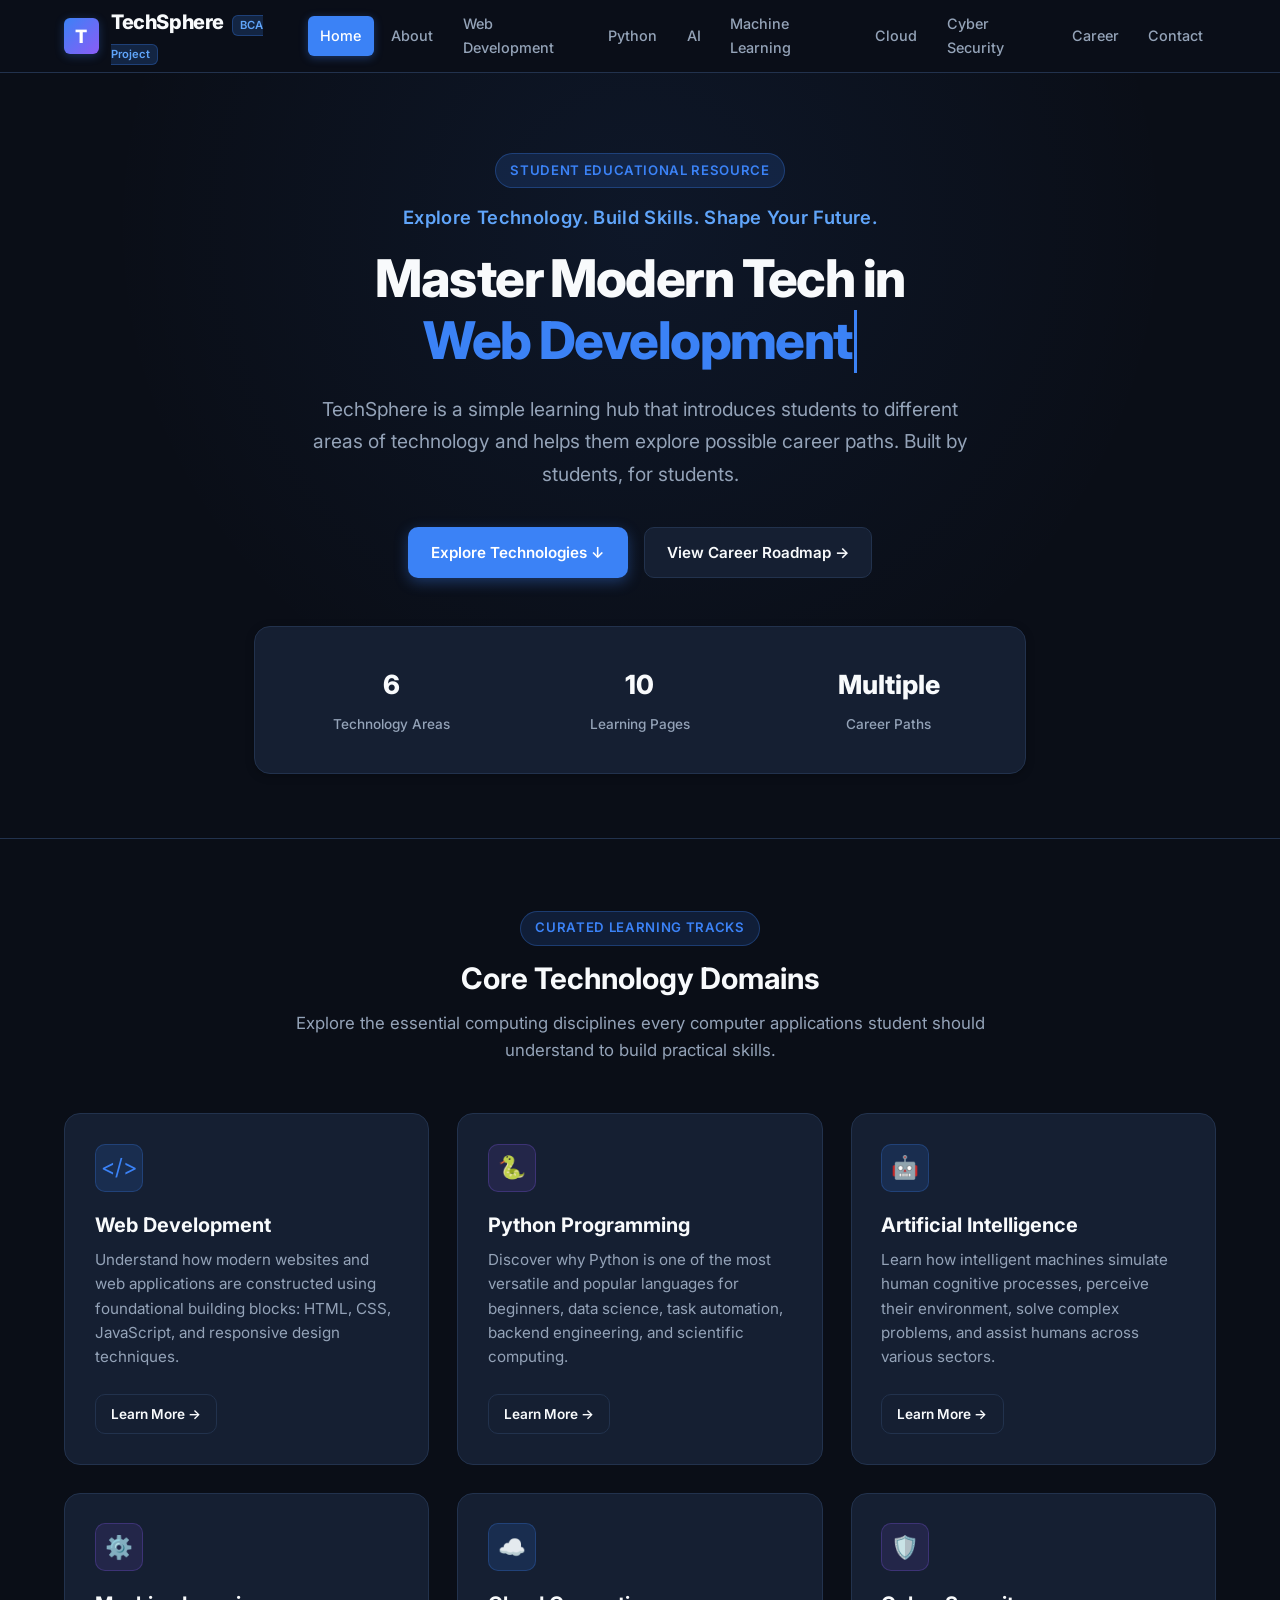
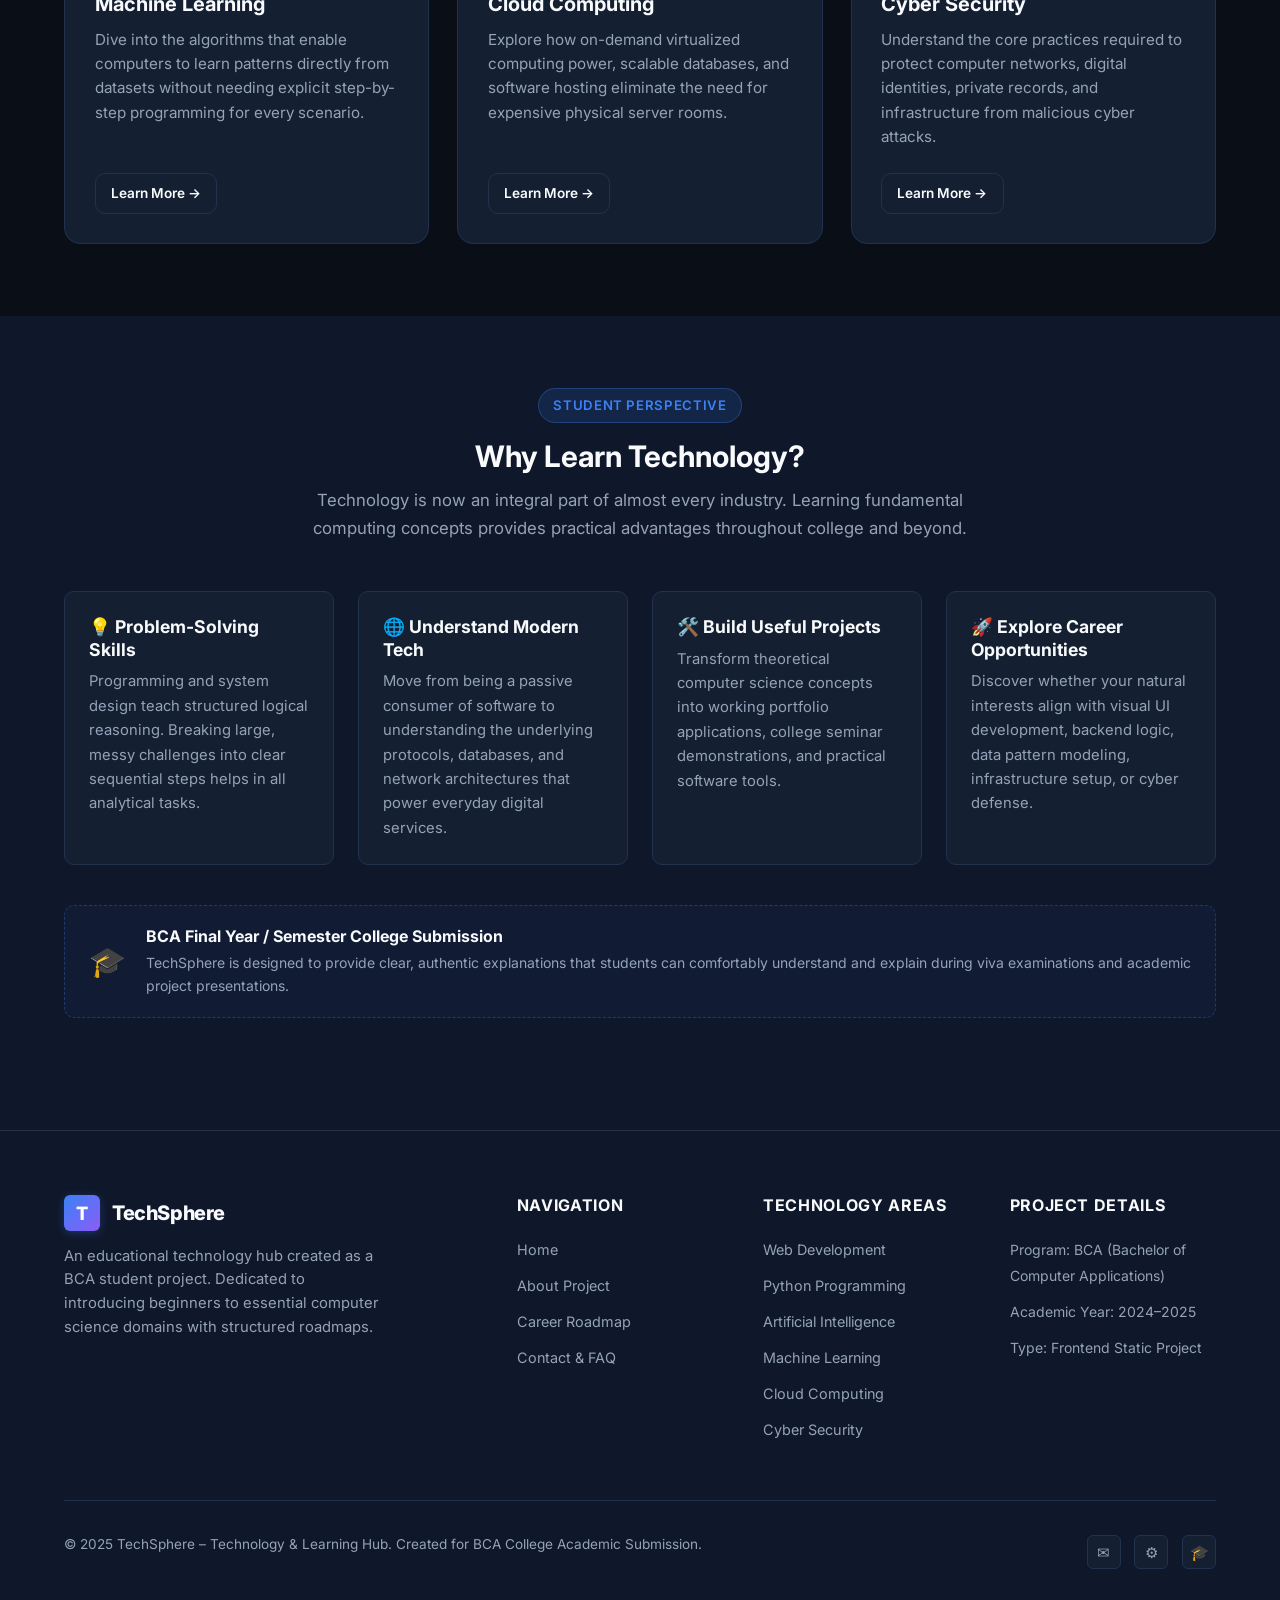
<file: index.html>
<!DOCTYPE html>
<html lang="en">
<head>
  <meta charset="UTF-8">
  <meta name="viewport" content="width=device-width, initial-scale=1.0">
  <meta name="description" content="TechSphere – A comprehensive technology and learning hub designed as a BCA college project to help students explore core IT domains and career roadmaps.">
  <title>TechSphere – Technology & Learning Hub | Home</title>
  <link rel="stylesheet" href="css/style.css">
  <link rel="preconnect" href="https://fonts.googleapis.com">
  <link rel="preconnect" href="https://fonts.gstatic.com" crossorigin>
  <link href="https://fonts.googleapis.com/css2?family=Inter:wght@400;500;600;700;800&family=Fira+Code:wght@400;500&display=swap" rel="stylesheet">
</head>
<body>

  <!-- Sticky Navigation Header -->
  <header class="header">
    <div class="container nav-container">
      <a href="index.html" class="brand" aria-label="TechSphere Home">
        <div class="brand-icon">T</div>
        <div>
          <span class="brand-name">TechSphere</span>
          <span class="brand-badge">BCA Project</span>
        </div>
      </a>

      <button class="mobile-toggle" id="mobileToggle" aria-label="Toggle navigation menu" aria-expanded="false">
        ☰
      </button>

      <nav>
        <ul class="nav-menu" id="navMenu">
          <li class="nav-item"><a href="index.html" class="nav-link active">Home</a></li>
          <li class="nav-item"><a href="about.html" class="nav-link">About</a></li>
          <li class="nav-item"><a href="web-development.html" class="nav-link">Web Development</a></li>
          <li class="nav-item"><a href="python.html" class="nav-link">Python</a></li>
          <li class="nav-item"><a href="ai.html" class="nav-link">AI</a></li>
          <li class="nav-item"><a href="machine-learning.html" class="nav-link">Machine Learning</a></li>
          <li class="nav-item"><a href="cloud-computing.html" class="nav-link">Cloud</a></li>
          <li class="nav-item"><a href="cyber-security.html" class="nav-link">Cyber Security</a></li>
          <li class="nav-item"><a href="career.html" class="nav-link">Career</a></li>
          <li class="nav-item"><a href="contact.html" class="nav-link">Contact</a></li>
        </ul>
      </nav>
    </div>
  </header>

  <main class="main-content">
    <!-- Hero Section -->
    <section class="hero" id="hero">
      <div class="container hero-content">
        <span class="section-badge">Student Educational Resource</span>
        <p class="hero-tagline">Explore Technology. Build Skills. Shape Your Future.</p>
        <h1 class="hero-title">
          Master Modern Tech in <br>
          <span class="typing-wrap"><span id="typingText">Web Development</span><span class="typing-cursor">&nbsp;</span></span>
        </h1>
        <p class="hero-intro">
          TechSphere is a simple learning hub that introduces students to different areas of technology and helps them explore possible career paths. Built by students, for students.
        </p>

        <div class="hero-actions">
          <a href="#technologies" class="btn btn-primary">
            Explore Technologies ↓
          </a>
          <a href="career.html" class="btn btn-secondary">
            View Career Roadmap →
          </a>
        </div>

        <!-- Academic Metrics (Realistic, Not Fake Corporate Stats) -->
        <div class="metrics-strip">
          <div class="metric-item">
            <span class="metric-number">6</span>
            <span class="metric-label">Technology Areas</span>
          </div>
          <div class="metric-item">
            <span class="metric-number">10</span>
            <span class="metric-label">Learning Pages</span>
          </div>
          <div class="metric-item">
            <span class="metric-number">Multiple</span>
            <span class="metric-label">Career Paths</span>
          </div>
        </div>
      </div>
    </section>

    <!-- Technologies Grid Section -->
    <section class="section" id="technologies">
      <div class="container">
        <div class="section-title-wrap">
          <span class="section-badge">Curated Learning Tracks</span>
          <h2 class="section-title">Core Technology Domains</h2>
          <p class="section-subtitle">
            Explore the essential computing disciplines every computer applications student should understand to build practical skills.
          </p>
        </div>

        <div class="cards-grid">
          <!-- Web Development -->
          <div class="tech-card">
            <div class="card-icon-wrap">&lt;/&gt;</div>
            <h3 class="card-title">Web Development</h3>
            <p class="card-desc">
              Understand how modern websites and web applications are constructed using foundational building blocks: HTML, CSS, JavaScript, and responsive design techniques.
            </p>
            <div class="card-footer">
              <a href="web-development.html" class="btn btn-secondary btn-sm">Learn More →</a>
            </div>
          </div>

          <!-- Python -->
          <div class="tech-card">
            <div class="card-icon-wrap purple">🐍</div>
            <h3 class="card-title">Python Programming</h3>
            <p class="card-desc">
              Discover why Python is one of the most versatile and popular languages for beginners, data science, task automation, backend engineering, and scientific computing.
            </p>
            <div class="card-footer">
              <a href="python.html" class="btn btn-secondary btn-sm">Learn More →</a>
            </div>
          </div>

          <!-- Artificial Intelligence -->
          <div class="tech-card">
            <div class="card-icon-wrap">🤖</div>
            <h3 class="card-title">Artificial Intelligence</h3>
            <p class="card-desc">
              Learn how intelligent machines simulate human cognitive processes, perceive their environment, solve complex problems, and assist humans across various sectors.
            </p>
            <div class="card-footer">
              <a href="ai.html" class="btn btn-secondary btn-sm">Learn More →</a>
            </div>
          </div>

          <!-- Machine Learning -->
          <div class="tech-card">
            <div class="card-icon-wrap purple">⚙️</div>
            <h3 class="card-title">Machine Learning</h3>
            <p class="card-desc">
              Dive into the algorithms that enable computers to learn patterns directly from datasets without needing explicit step-by-step programming for every scenario.
            </p>
            <div class="card-footer">
              <a href="machine-learning.html" class="btn btn-secondary btn-sm">Learn More →</a>
            </div>
          </div>

          <!-- Cloud Computing -->
          <div class="tech-card">
            <div class="card-icon-wrap">☁️</div>
            <h3 class="card-title">Cloud Computing</h3>
            <p class="card-desc">
              Explore how on-demand virtualized computing power, scalable databases, and software hosting eliminate the need for expensive physical server rooms.
            </p>
            <div class="card-footer">
              <a href="cloud-computing.html" class="btn btn-secondary btn-sm">Learn More →</a>
            </div>
          </div>

          <!-- Cyber Security -->
          <div class="tech-card">
            <div class="card-icon-wrap purple">🛡️</div>
            <h3 class="card-title">Cyber Security</h3>
            <p class="card-desc">
              Understand the core practices required to protect computer networks, digital identities, private records, and infrastructure from malicious cyber attacks.
            </p>
            <div class="card-footer">
              <a href="cyber-security.html" class="btn btn-secondary btn-sm">Learn More →</a>
            </div>
          </div>
        </div>
      </div>
    </section>

    <!-- Why Learn Technology Section -->
    <section class="section section-alt">
      <div class="container">
        <div class="section-title-wrap">
          <span class="section-badge">Student Perspective</span>
          <h2 class="section-title">Why Learn Technology?</h2>
          <p class="section-subtitle">
            Technology is now an integral part of almost every industry. Learning fundamental computing concepts provides practical advantages throughout college and beyond.
          </p>
        </div>

        <div class="features-grid">
          <div class="feature-box">
            <h4>💡 Problem-Solving Skills</h4>
            <p>
              Programming and system design teach structured logical reasoning. Breaking large, messy challenges into clear sequential steps helps in all analytical tasks.
            </p>
          </div>

          <div class="feature-box">
            <h4>🌐 Understand Modern Tech</h4>
            <p>
              Move from being a passive consumer of software to understanding the underlying protocols, databases, and network architectures that power everyday digital services.
            </p>
          </div>

          <div class="feature-box">
            <h4>🛠️ Build Useful Projects</h4>
            <p>
              Transform theoretical computer science concepts into working portfolio applications, college seminar demonstrations, and practical software tools.
            </p>
          </div>

          <div class="feature-box">
            <h4>🚀 Explore Career Opportunities</h4>
            <p>
              Discover whether your natural interests align with visual UI development, backend logic, data pattern modeling, infrastructure setup, or cyber defense.
            </p>
          </div>
        </div>

        <!-- Academic Viva Notice -->
        <div class="academic-badge-box">
          <div class="academic-icon">🎓</div>
          <div class="academic-text">
            <h4>BCA Final Year / Semester College Submission</h4>
            <p>
              TechSphere is designed to provide clear, authentic explanations that students can comfortably understand and explain during viva examinations and academic project presentations.
            </p>
          </div>
        </div>
      </div>
    </section>
  </main>

  <!-- Global Footer -->
  <footer class="footer">
    <div class="container">
      <div class="footer-grid">
        <div class="footer-about">
          <a href="index.html" class="brand">
            <div class="brand-icon">T</div>
            <span class="brand-name">TechSphere</span>
          </a>
          <p>
            An educational technology hub created as a BCA student project. Dedicated to introducing beginners to essential computer science domains with structured roadmaps.
          </p>
        </div>

        <div class="footer-col">
          <h4>Navigation</h4>
          <ul class="footer-links">
            <li><a href="index.html">Home</a></li>
            <li><a href="about.html">About Project</a></li>
            <li><a href="career.html">Career Roadmap</a></li>
            <li><a href="contact.html">Contact & FAQ</a></li>
          </ul>
        </div>

        <div class="footer-col">
          <h4>Technology Areas</h4>
          <ul class="footer-links">
            <li><a href="web-development.html">Web Development</a></li>
            <li><a href="python.html">Python Programming</a></li>
            <li><a href="ai.html">Artificial Intelligence</a></li>
            <li><a href="machine-learning.html">Machine Learning</a></li>
            <li><a href="cloud-computing.html">Cloud Computing</a></li>
            <li><a href="cyber-security.html">Cyber Security</a></li>
          </ul>
        </div>

        <div class="footer-col">
          <h4>Project Details</h4>
          <ul class="footer-links">
            <li><span style="color: var(--text-secondary); font-size: 0.875rem;">Program: BCA (Bachelor of Computer Applications)</span></li>
            <li><span style="color: var(--text-secondary); font-size: 0.875rem;">Academic Year: 2024–2025</span></li>
            <li><span style="color: var(--text-secondary); font-size: 0.875rem;">Type: Frontend Static Project</span></li>
          </ul>
        </div>
      </div>

      <div class="footer-bottom">
        <p>&copy; 2025 TechSphere – Technology & Learning Hub. Created for BCA College Academic Submission.</p>
        <div class="footer-socials">
          <a href="contact.html" class="social-link" title="Contact Us" aria-label="Contact">✉</a>
          <a href="https://github.com" target="_blank" rel="noopener noreferrer" class="social-link" title="GitHub" aria-label="GitHub">⚙</a>
          <a href="career.html" class="social-link" title="Career Guide" aria-label="Career Roadmap">🎓</a>
        </div>
      </div>
    </div>
  </footer>

  <!-- Back to Top Floating Button -->
  <button class="back-to-top" id="backToTop" aria-label="Scroll back to top">↑</button>

  <script src="js/main.js"></script>
</body>
</html>
</file>
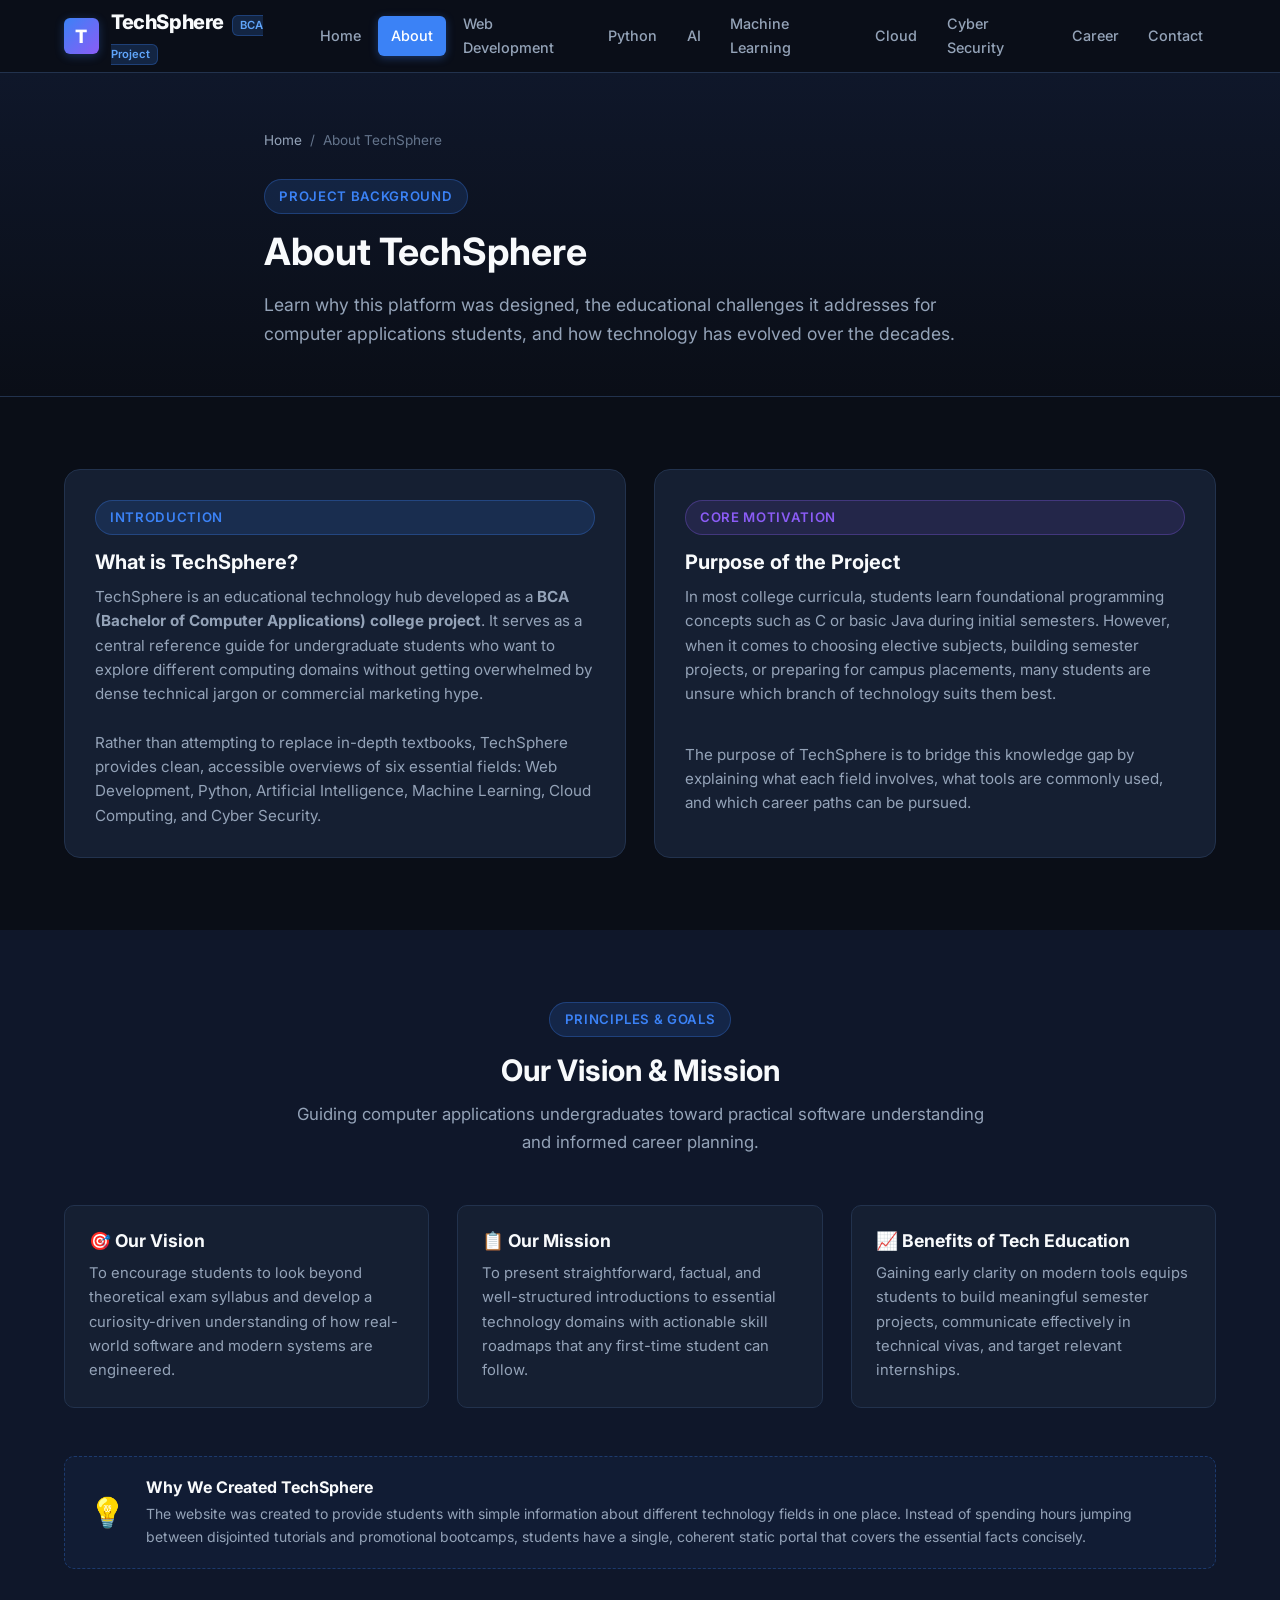
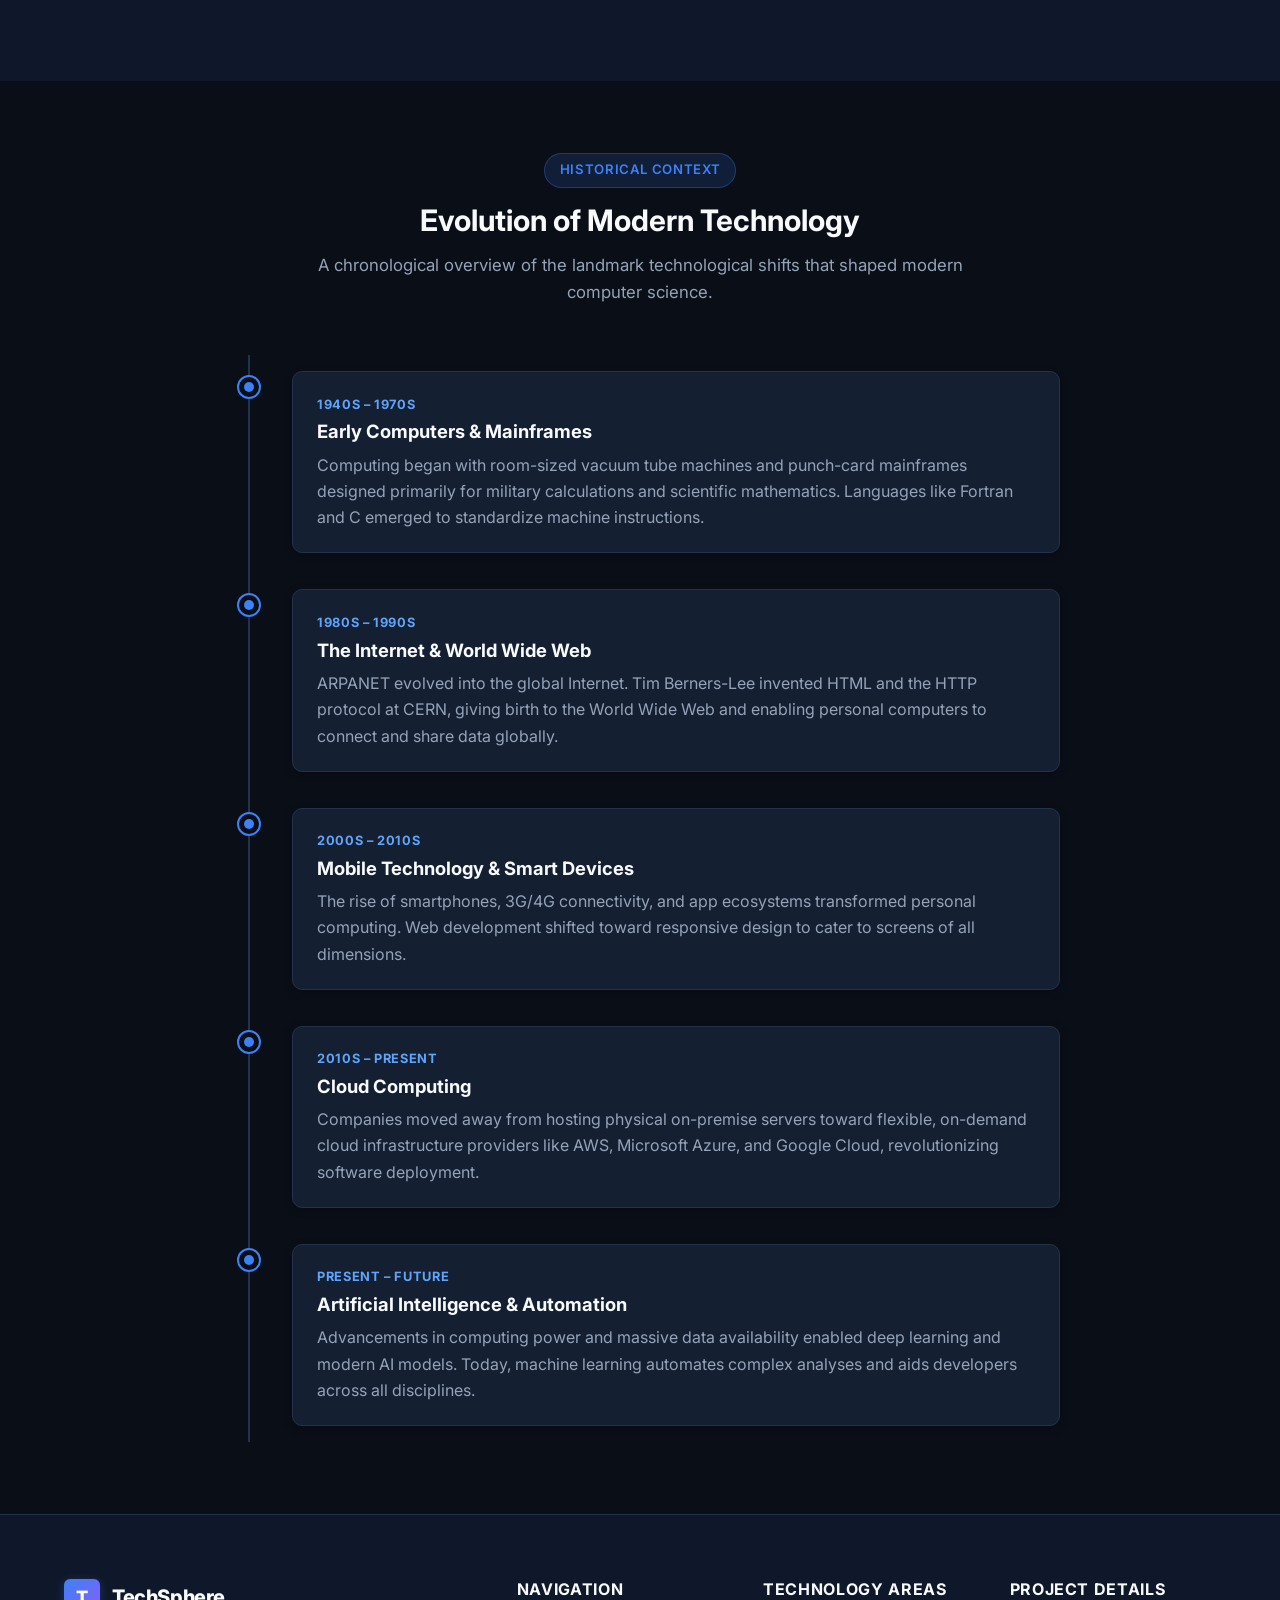
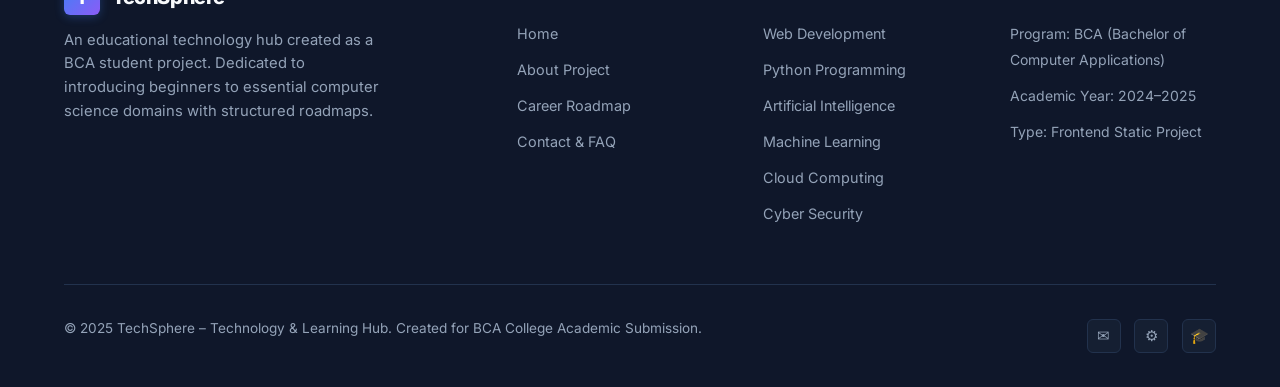
<file: about.html>
<!DOCTYPE html>
<html lang="en">
<head>
  <meta charset="UTF-8">
  <meta name="viewport" content="width=device-width, initial-scale=1.0">
  <meta name="description" content="About TechSphere – Discover the purpose, mission, and student background behind the TechSphere technology hub created for BCA academic studies.">
  <title>About Project – TechSphere</title>
  <link rel="stylesheet" href="css/style.css">
  <link rel="preconnect" href="https://fonts.googleapis.com">
  <link rel="preconnect" href="https://fonts.gstatic.com" crossorigin>
  <link href="https://fonts.googleapis.com/css2?family=Inter:wght@400;500;600;700;800&family=Fira+Code:wght@400;500&display=swap" rel="stylesheet">
</head>
<body>

  <!-- Sticky Navigation Header -->
  <header class="header">
    <div class="container nav-container">
      <a href="index.html" class="brand" aria-label="TechSphere Home">
        <div class="brand-icon">T</div>
        <div>
          <span class="brand-name">TechSphere</span>
          <span class="brand-badge">BCA Project</span>
        </div>
      </a>

      <button class="mobile-toggle" id="mobileToggle" aria-label="Toggle navigation menu" aria-expanded="false">
        ☰
      </button>

      <nav>
        <ul class="nav-menu" id="navMenu">
          <li class="nav-item"><a href="index.html" class="nav-link">Home</a></li>
          <li class="nav-item"><a href="about.html" class="nav-link active">About</a></li>
          <li class="nav-item"><a href="web-development.html" class="nav-link">Web Development</a></li>
          <li class="nav-item"><a href="python.html" class="nav-link">Python</a></li>
          <li class="nav-item"><a href="ai.html" class="nav-link">AI</a></li>
          <li class="nav-item"><a href="machine-learning.html" class="nav-link">Machine Learning</a></li>
          <li class="nav-item"><a href="cloud-computing.html" class="nav-link">Cloud</a></li>
          <li class="nav-item"><a href="cyber-security.html" class="nav-link">Cyber Security</a></li>
          <li class="nav-item"><a href="career.html" class="nav-link">Career</a></li>
          <li class="nav-item"><a href="contact.html" class="nav-link">Contact</a></li>
        </ul>
      </nav>
    </div>
  </header>

  <main class="main-content">
    <!-- Page Header -->
    <section class="page-header">
      <div class="container page-header-content">
        <ul class="breadcrumb">
          <li><a href="index.html">Home</a></li>
          <li class="breadcrumb-separator">/</li>
          <li>About TechSphere</li>
        </ul>
        <span class="section-badge">Project Background</span>
        <h1>About TechSphere</h1>
        <p>
          Learn why this platform was designed, the educational challenges it addresses for computer applications students, and how technology has evolved over the decades.
        </p>
      </div>
    </section>

    <!-- Project Overview & Purpose -->
    <section class="section">
      <div class="container">
        <div class="cards-grid-2">
          <!-- What is TechSphere -->
          <div class="tech-card">
            <span class="section-badge">Introduction</span>
            <h3 class="card-title">What is TechSphere?</h3>
            <p class="card-desc">
              TechSphere is an educational technology hub developed as a <strong>BCA (Bachelor of Computer Applications) college project</strong>. It serves as a central reference guide for undergraduate students who want to explore different computing domains without getting overwhelmed by dense technical jargon or commercial marketing hype.
            </p>
            <p class="card-desc">
              Rather than attempting to replace in-depth textbooks, TechSphere provides clean, accessible overviews of six essential fields: Web Development, Python, Artificial Intelligence, Machine Learning, Cloud Computing, and Cyber Security.
            </p>
          </div>

          <!-- Purpose of the Project -->
          <div class="tech-card">
            <span class="section-badge purple">Core Motivation</span>
            <h3 class="card-title">Purpose of the Project</h3>
            <p class="card-desc">
              In most college curricula, students learn foundational programming concepts such as C or basic Java during initial semesters. However, when it comes to choosing elective subjects, building semester projects, or preparing for campus placements, many students are unsure which branch of technology suits them best.
            </p>
            <p class="card-desc">
              The purpose of TechSphere is to bridge this knowledge gap by explaining what each field involves, what tools are commonly used, and which career paths can be pursued.
            </p>
          </div>
        </div>
      </div>
    </section>

    <!-- Vision, Mission & Benefits -->
    <section class="section section-alt">
      <div class="container">
        <div class="section-title-wrap">
          <span class="section-badge">Principles & Goals</span>
          <h2 class="section-title">Our Vision & Mission</h2>
          <p class="section-subtitle">
            Guiding computer applications undergraduates toward practical software understanding and informed career planning.
          </p>
        </div>

        <div class="cards-grid-3">
          <div class="feature-box">
            <h4>🎯 Our Vision</h4>
            <p>
              To encourage students to look beyond theoretical exam syllabus and develop a curiosity-driven understanding of how real-world software and modern systems are engineered.
            </p>
          </div>

          <div class="feature-box">
            <h4>📋 Our Mission</h4>
            <p>
              To present straightforward, factual, and well-structured introductions to essential technology domains with actionable skill roadmaps that any first-time student can follow.
            </p>
          </div>

          <div class="feature-box">
            <h4>📈 Benefits of Tech Education</h4>
            <p>
              Gaining early clarity on modern tools equips students to build meaningful semester projects, communicate effectively in technical vivas, and target relevant internships.
            </p>
          </div>
        </div>

        <!-- Academic Viva Explanation Box -->
        <div class="academic-badge-box" style="margin-top: 3rem;">
          <div class="academic-icon">💡</div>
          <div class="academic-text">
            <h4>Why We Created TechSphere</h4>
            <p>
              The website was created to provide students with simple information about different technology fields in one place. Instead of spending hours jumping between disjointed tutorials and promotional bootcamps, students have a single, coherent static portal that covers the essential facts concisely.
            </p>
          </div>
        </div>
      </div>
    </section>

    <!-- Technology Evolution Timeline -->
    <section class="section">
      <div class="container">
        <div class="section-title-wrap">
          <span class="section-badge">Historical Context</span>
          <h2 class="section-title">Evolution of Modern Technology</h2>
          <p class="section-subtitle">
            A chronological overview of the landmark technological shifts that shaped modern computer science.
          </p>
        </div>

        <div class="timeline">
          <!-- Era 1 -->
          <div class="timeline-item">
            <div class="timeline-marker"></div>
            <div class="timeline-content">
              <div class="timeline-era">1940s – 1970s</div>
              <h3 class="timeline-title">Early Computers & Mainframes</h3>
              <p>
                Computing began with room-sized vacuum tube machines and punch-card mainframes designed primarily for military calculations and scientific mathematics. Languages like Fortran and C emerged to standardize machine instructions.
              </p>
            </div>
          </div>

          <!-- Era 2 -->
          <div class="timeline-item">
            <div class="timeline-marker"></div>
            <div class="timeline-content">
              <div class="timeline-era">1980s – 1990s</div>
              <h3 class="timeline-title">The Internet & World Wide Web</h3>
              <p>
                ARPANET evolved into the global Internet. Tim Berners-Lee invented HTML and the HTTP protocol at CERN, giving birth to the World Wide Web and enabling personal computers to connect and share data globally.
              </p>
            </div>
          </div>

          <!-- Era 3 -->
          <div class="timeline-item">
            <div class="timeline-marker"></div>
            <div class="timeline-content">
              <div class="timeline-era">2000s – 2010s</div>
              <h3 class="timeline-title">Mobile Technology & Smart Devices</h3>
              <p>
                The rise of smartphones, 3G/4G connectivity, and app ecosystems transformed personal computing. Web development shifted toward responsive design to cater to screens of all dimensions.
              </p>
            </div>
          </div>

          <!-- Era 4 -->
          <div class="timeline-item">
            <div class="timeline-marker"></div>
            <div class="timeline-content">
              <div class="timeline-era">2010s – Present</div>
              <h3 class="timeline-title">Cloud Computing</h3>
              <p>
                Companies moved away from hosting physical on-premise servers toward flexible, on-demand cloud infrastructure providers like AWS, Microsoft Azure, and Google Cloud, revolutionizing software deployment.
              </p>
            </div>
          </div>

          <!-- Era 5 -->
          <div class="timeline-item">
            <div class="timeline-marker"></div>
            <div class="timeline-content">
              <div class="timeline-era">Present – Future</div>
              <h3 class="timeline-title">Artificial Intelligence & Automation</h3>
              <p>
                Advancements in computing power and massive data availability enabled deep learning and modern AI models. Today, machine learning automates complex analyses and aids developers across all disciplines.
              </p>
            </div>
          </div>
        </div>
      </div>
    </section>
  </main>

  <!-- Global Footer -->
  <footer class="footer">
    <div class="container">
      <div class="footer-grid">
        <div class="footer-about">
          <a href="index.html" class="brand">
            <div class="brand-icon">T</div>
            <span class="brand-name">TechSphere</span>
          </a>
          <p>
            An educational technology hub created as a BCA student project. Dedicated to introducing beginners to essential computer science domains with structured roadmaps.
          </p>
        </div>

        <div class="footer-col">
          <h4>Navigation</h4>
          <ul class="footer-links">
            <li><a href="index.html">Home</a></li>
            <li><a href="about.html">About Project</a></li>
            <li><a href="career.html">Career Roadmap</a></li>
            <li><a href="contact.html">Contact & FAQ</a></li>
          </ul>
        </div>

        <div class="footer-col">
          <h4>Technology Areas</h4>
          <ul class="footer-links">
            <li><a href="web-development.html">Web Development</a></li>
            <li><a href="python.html">Python Programming</a></li>
            <li><a href="ai.html">Artificial Intelligence</a></li>
            <li><a href="machine-learning.html">Machine Learning</a></li>
            <li><a href="cloud-computing.html">Cloud Computing</a></li>
            <li><a href="cyber-security.html">Cyber Security</a></li>
          </ul>
        </div>

        <div class="footer-col">
          <h4>Project Details</h4>
          <ul class="footer-links">
            <li><span style="color: var(--text-secondary); font-size: 0.875rem;">Program: BCA (Bachelor of Computer Applications)</span></li>
            <li><span style="color: var(--text-secondary); font-size: 0.875rem;">Academic Year: 2024–2025</span></li>
            <li><span style="color: var(--text-secondary); font-size: 0.875rem;">Type: Frontend Static Project</span></li>
          </ul>
        </div>
      </div>

      <div class="footer-bottom">
        <p>&copy; 2025 TechSphere – Technology & Learning Hub. Created for BCA College Academic Submission.</p>
        <div class="footer-socials">
          <a href="contact.html" class="social-link" title="Contact Us" aria-label="Contact">✉</a>
          <a href="https://github.com" target="_blank" rel="noopener noreferrer" class="social-link" title="GitHub" aria-label="GitHub">⚙</a>
          <a href="career.html" class="social-link" title="Career Guide" aria-label="Career Roadmap">🎓</a>
        </div>
      </div>
    </div>
  </footer>

  <!-- Back to Top Floating Button -->
  <button class="back-to-top" id="backToTop" aria-label="Scroll back to top">↑</button>

  <script src="js/main.js"></script>
</body>
</html>
</file>
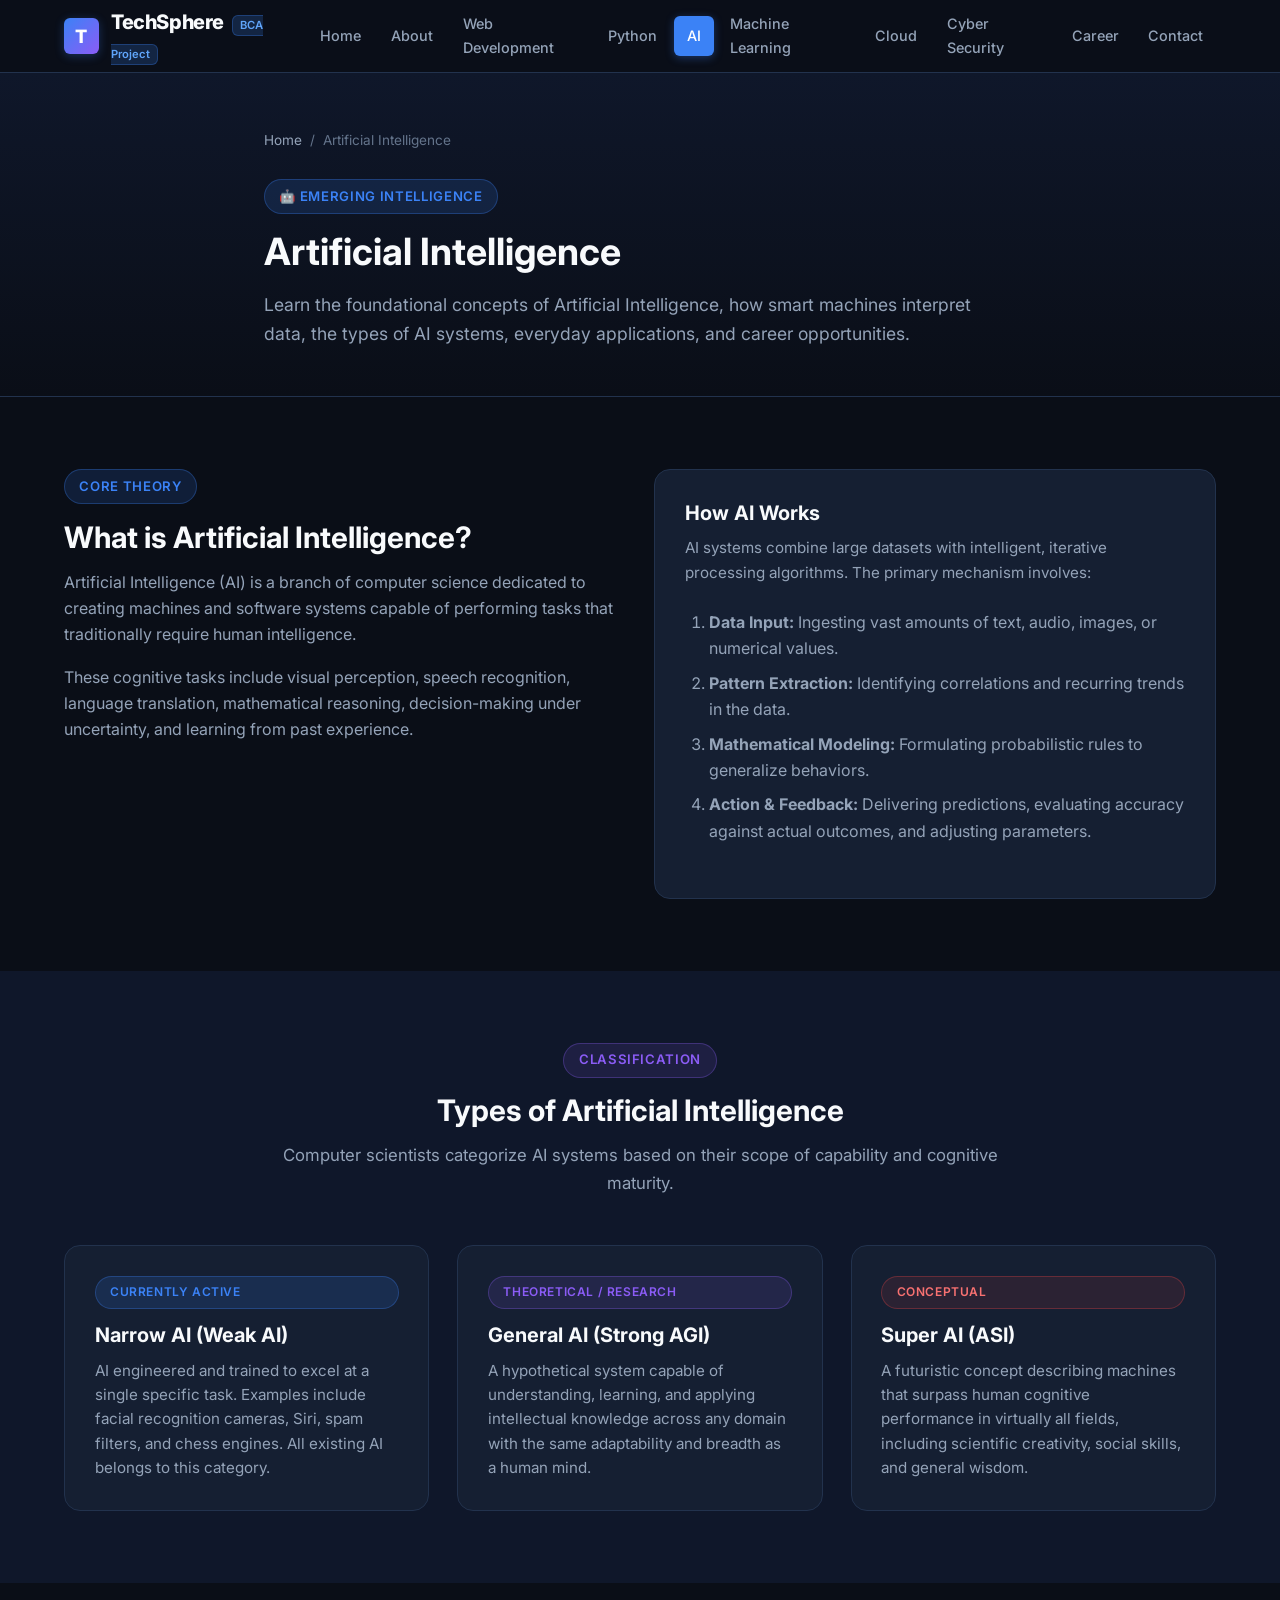
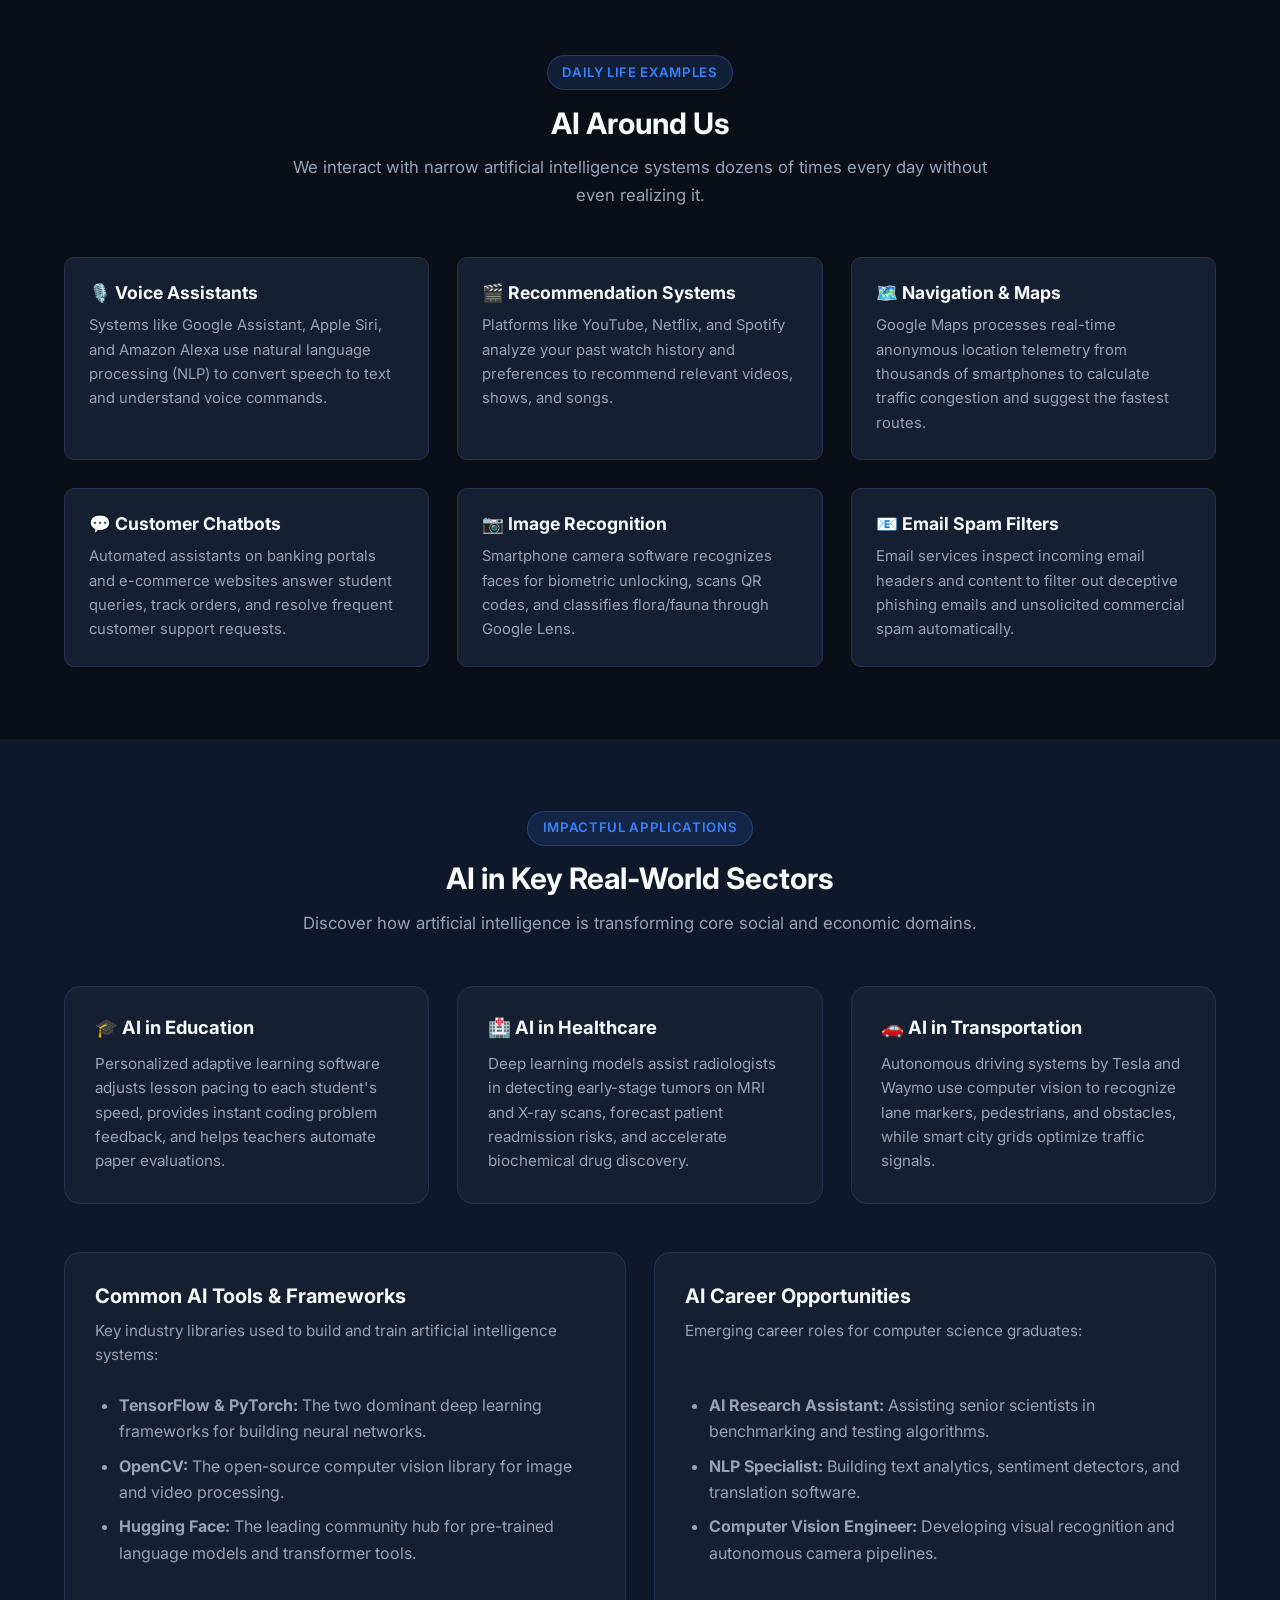
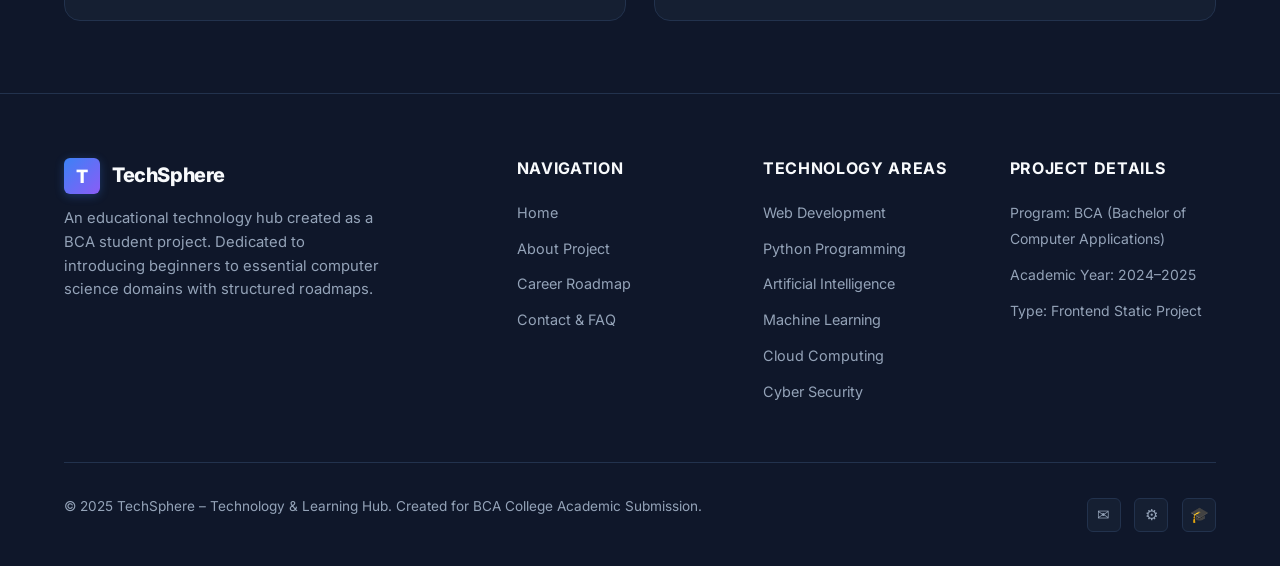
<file: ai.html>
<!DOCTYPE html>
<html lang="en">
<head>
  <meta charset="UTF-8">
  <meta name="viewport" content="width=device-width, initial-scale=1.0">
  <meta name="description" content="Artificial Intelligence Guide – Clear explanations of how AI works, types of AI, real-world examples around us, tools, and career paths for BCA students.">
  <title>Artificial Intelligence – TechSphere</title>
  <link rel="stylesheet" href="css/style.css">
  <link rel="preconnect" href="https://fonts.googleapis.com">
  <link rel="preconnect" href="https://fonts.gstatic.com" crossorigin>
  <link href="https://fonts.googleapis.com/css2?family=Inter:wght@400;500;600;700;800&family=Fira+Code:wght@400;500&display=swap" rel="stylesheet">
</head>
<body>

  <!-- Sticky Navigation Header -->
  <header class="header">
    <div class="container nav-container">
      <a href="index.html" class="brand" aria-label="TechSphere Home">
        <div class="brand-icon">T</div>
        <div>
          <span class="brand-name">TechSphere</span>
          <span class="brand-badge">BCA Project</span>
        </div>
      </a>

      <button class="mobile-toggle" id="mobileToggle" aria-label="Toggle navigation menu" aria-expanded="false">
        ☰
      </button>

      <nav>
        <ul class="nav-menu" id="navMenu">
          <li class="nav-item"><a href="index.html" class="nav-link">Home</a></li>
          <li class="nav-item"><a href="about.html" class="nav-link">About</a></li>
          <li class="nav-item"><a href="web-development.html" class="nav-link">Web Development</a></li>
          <li class="nav-item"><a href="python.html" class="nav-link">Python</a></li>
          <li class="nav-item"><a href="ai.html" class="nav-link active">AI</a></li>
          <li class="nav-item"><a href="machine-learning.html" class="nav-link">Machine Learning</a></li>
          <li class="nav-item"><a href="cloud-computing.html" class="nav-link">Cloud</a></li>
          <li class="nav-item"><a href="cyber-security.html" class="nav-link">Cyber Security</a></li>
          <li class="nav-item"><a href="career.html" class="nav-link">Career</a></li>
          <li class="nav-item"><a href="contact.html" class="nav-link">Contact</a></li>
        </ul>
      </nav>
    </div>
  </header>

  <main class="main-content">
    <!-- Page Header -->
    <section class="page-header">
      <div class="container page-header-content">
        <ul class="breadcrumb">
          <li><a href="index.html">Home</a></li>
          <li class="breadcrumb-separator">/</li>
          <li>Artificial Intelligence</li>
        </ul>
        <span class="section-badge">🤖 Emerging Intelligence</span>
        <h1>Artificial Intelligence</h1>
        <p>
          Learn the foundational concepts of Artificial Intelligence, how smart machines interpret data, the types of AI systems, everyday applications, and career opportunities.
        </p>
      </div>
    </section>

    <!-- What is AI & How it works -->
    <section class="section">
      <div class="container">
        <div class="cards-grid-2">
          <div>
            <span class="section-badge">Core Theory</span>
            <h2>What is Artificial Intelligence?</h2>
            <p>
              Artificial Intelligence (AI) is a branch of computer science dedicated to creating machines and software systems capable of performing tasks that traditionally require human intelligence.
            </p>
            <p>
              These cognitive tasks include visual perception, speech recognition, language translation, mathematical reasoning, decision-making under uncertainty, and learning from past experience.
            </p>
          </div>

          <div class="tech-card">
            <h3 class="card-title">How AI Works</h3>
            <p class="card-desc">
              AI systems combine large datasets with intelligent, iterative processing algorithms. The primary mechanism involves:
            </p>
            <ol>
              <li><strong>Data Input:</strong> Ingesting vast amounts of text, audio, images, or numerical values.</li>
              <li><strong>Pattern Extraction:</strong> Identifying correlations and recurring trends in the data.</li>
              <li><strong>Mathematical Modeling:</strong> Formulating probabilistic rules to generalize behaviors.</li>
              <li><strong>Action & Feedback:</strong> Delivering predictions, evaluating accuracy against actual outcomes, and adjusting parameters.</li>
            </ol>
          </div>
        </div>
      </div>
    </section>

    <!-- Types of AI -->
    <section class="section section-alt">
      <div class="container">
        <div class="section-title-wrap">
          <span class="section-badge purple">Classification</span>
          <h2 class="section-title">Types of Artificial Intelligence</h2>
          <p class="section-subtitle">
            Computer scientists categorize AI systems based on their scope of capability and cognitive maturity.
          </p>
        </div>

        <div class="cards-grid-3">
          <div class="tech-card">
            <span class="section-badge" style="font-size:0.75rem;">Currently Active</span>
            <h3 class="card-title">Narrow AI (Weak AI)</h3>
            <p class="card-desc">
              AI engineered and trained to excel at a single specific task. Examples include facial recognition cameras, Siri, spam filters, and chess engines. All existing AI belongs to this category.
            </p>
          </div>

          <div class="tech-card">
            <span class="section-badge purple" style="font-size:0.75rem;">Theoretical / Research</span>
            <h3 class="card-title">General AI (Strong AGI)</h3>
            <p class="card-desc">
              A hypothetical system capable of understanding, learning, and applying intellectual knowledge across any domain with the same adaptability and breadth as a human mind.
            </p>
          </div>

          <div class="tech-card">
            <span class="section-badge" style="font-size:0.75rem; background:rgba(239, 68, 68, 0.1); color:#f87171; border-color:rgba(239, 68, 68, 0.3);">Conceptual</span>
            <h3 class="card-title">Super AI (ASI)</h3>
            <p class="card-desc">
              A futuristic concept describing machines that surpass human cognitive performance in virtually all fields, including scientific creativity, social skills, and general wisdom.
            </p>
          </div>
        </div>
      </div>
    </section>

    <!-- AI Around Us Section -->
    <section class="section">
      <div class="container">
        <div class="section-title-wrap">
          <span class="section-badge">Daily Life Examples</span>
          <h2 class="section-title">AI Around Us</h2>
          <p class="section-subtitle">
            We interact with narrow artificial intelligence systems dozens of times every day without even realizing it.
          </p>
        </div>

        <div class="cards-grid">
          <div class="feature-box">
            <h4>🎙️ Voice Assistants</h4>
            <p>Systems like Google Assistant, Apple Siri, and Amazon Alexa use natural language processing (NLP) to convert speech to text and understand voice commands.</p>
          </div>

          <div class="feature-box">
            <h4>🎬 Recommendation Systems</h4>
            <p>Platforms like YouTube, Netflix, and Spotify analyze your past watch history and preferences to recommend relevant videos, shows, and songs.</p>
          </div>

          <div class="feature-box">
            <h4>🗺️ Navigation & Maps</h4>
            <p>Google Maps processes real-time anonymous location telemetry from thousands of smartphones to calculate traffic congestion and suggest the fastest routes.</p>
          </div>

          <div class="feature-box">
            <h4>💬 Customer Chatbots</h4>
            <p>Automated assistants on banking portals and e-commerce websites answer student queries, track orders, and resolve frequent customer support requests.</p>
          </div>

          <div class="feature-box">
            <h4>📷 Image Recognition</h4>
            <p>Smartphone camera software recognizes faces for biometric unlocking, scans QR codes, and classifies flora/fauna through Google Lens.</p>
          </div>

          <div class="feature-box">
            <h4>📧 Email Spam Filters</h4>
            <p>Email services inspect incoming email headers and content to filter out deceptive phishing emails and unsolicited commercial spam automatically.</p>
          </div>
        </div>
      </div>
    </section>

    <!-- Applications in Domains & Future -->
    <section class="section section-alt">
      <div class="container">
        <div class="section-title-wrap">
          <span class="section-badge">Impactful Applications</span>
          <h2 class="section-title">AI in Key Real-World Sectors</h2>
          <p class="section-subtitle">
            Discover how artificial intelligence is transforming core social and economic domains.
          </p>
        </div>

        <div class="cards-grid-3">
          <div class="tech-card">
            <h4>🎓 AI in Education</h4>
            <p class="card-desc">
              Personalized adaptive learning software adjusts lesson pacing to each student's speed, provides instant coding problem feedback, and helps teachers automate paper evaluations.
            </p>
          </div>

          <div class="tech-card">
            <h4>🏥 AI in Healthcare</h4>
            <p class="card-desc">
              Deep learning models assist radiologists in detecting early-stage tumors on MRI and X-ray scans, forecast patient readmission risks, and accelerate biochemical drug discovery.
            </p>
          </div>

          <div class="tech-card">
            <h4>🚗 AI in Transportation</h4>
            <p class="card-desc">
              Autonomous driving systems by Tesla and Waymo use computer vision to recognize lane markers, pedestrians, and obstacles, while smart city grids optimize traffic signals.
            </p>
          </div>
        </div>

        <!-- Common Tools & Career Opportunities -->
        <div class="cards-grid-2" style="margin-top: 3rem;">
          <div class="tech-card">
            <h3 class="card-title">Common AI Tools & Frameworks</h3>
            <p class="card-desc">Key industry libraries used to build and train artificial intelligence systems:</p>
            <ul>
              <li><strong>TensorFlow & PyTorch:</strong> The two dominant deep learning frameworks for building neural networks.</li>
              <li><strong>OpenCV:</strong> The open-source computer vision library for image and video processing.</li>
              <li><strong>Hugging Face:</strong> The leading community hub for pre-trained language models and transformer tools.</li>
            </ul>
          </div>

          <div class="tech-card">
            <h3 class="card-title">AI Career Opportunities</h3>
            <p class="card-desc">Emerging career roles for computer science graduates:</p>
            <ul>
              <li><strong>AI Research Assistant:</strong> Assisting senior scientists in benchmarking and testing algorithms.</li>
              <li><strong>NLP Specialist:</strong> Building text analytics, sentiment detectors, and translation software.</li>
              <li><strong>Computer Vision Engineer:</strong> Developing visual recognition and autonomous camera pipelines.</li>
            </ul>
          </div>
        </div>
      </div>
    </section>
  </main>

  <!-- Global Footer -->
  <footer class="footer">
    <div class="container">
      <div class="footer-grid">
        <div class="footer-about">
          <a href="index.html" class="brand">
            <div class="brand-icon">T</div>
            <span class="brand-name">TechSphere</span>
          </a>
          <p>
            An educational technology hub created as a BCA student project. Dedicated to introducing beginners to essential computer science domains with structured roadmaps.
          </p>
        </div>

        <div class="footer-col">
          <h4>Navigation</h4>
          <ul class="footer-links">
            <li><a href="index.html">Home</a></li>
            <li><a href="about.html">About Project</a></li>
            <li><a href="career.html">Career Roadmap</a></li>
            <li><a href="contact.html">Contact & FAQ</a></li>
          </ul>
        </div>

        <div class="footer-col">
          <h4>Technology Areas</h4>
          <ul class="footer-links">
            <li><a href="web-development.html">Web Development</a></li>
            <li><a href="python.html">Python Programming</a></li>
            <li><a href="ai.html">Artificial Intelligence</a></li>
            <li><a href="machine-learning.html">Machine Learning</a></li>
            <li><a href="cloud-computing.html">Cloud Computing</a></li>
            <li><a href="cyber-security.html">Cyber Security</a></li>
          </ul>
        </div>

        <div class="footer-col">
          <h4>Project Details</h4>
          <ul class="footer-links">
            <li><span style="color: var(--text-secondary); font-size: 0.875rem;">Program: BCA (Bachelor of Computer Applications)</span></li>
            <li><span style="color: var(--text-secondary); font-size: 0.875rem;">Academic Year: 2024–2025</span></li>
            <li><span style="color: var(--text-secondary); font-size: 0.875rem;">Type: Frontend Static Project</span></li>
          </ul>
        </div>
      </div>

      <div class="footer-bottom">
        <p>&copy; 2025 TechSphere – Technology & Learning Hub. Created for BCA College Academic Submission.</p>
        <div class="footer-socials">
          <a href="contact.html" class="social-link" title="Contact Us" aria-label="Contact">✉</a>
          <a href="https://github.com" target="_blank" rel="noopener noreferrer" class="social-link" title="GitHub" aria-label="GitHub">⚙</a>
          <a href="career.html" class="social-link" title="Career Guide" aria-label="Career Roadmap">🎓</a>
        </div>
      </div>
    </div>
  </footer>

  <!-- Back to Top Floating Button -->
  <button class="back-to-top" id="backToTop" aria-label="Scroll back to top">↑</button>

  <script src="js/main.js"></script>
</body>
</html>
</file>
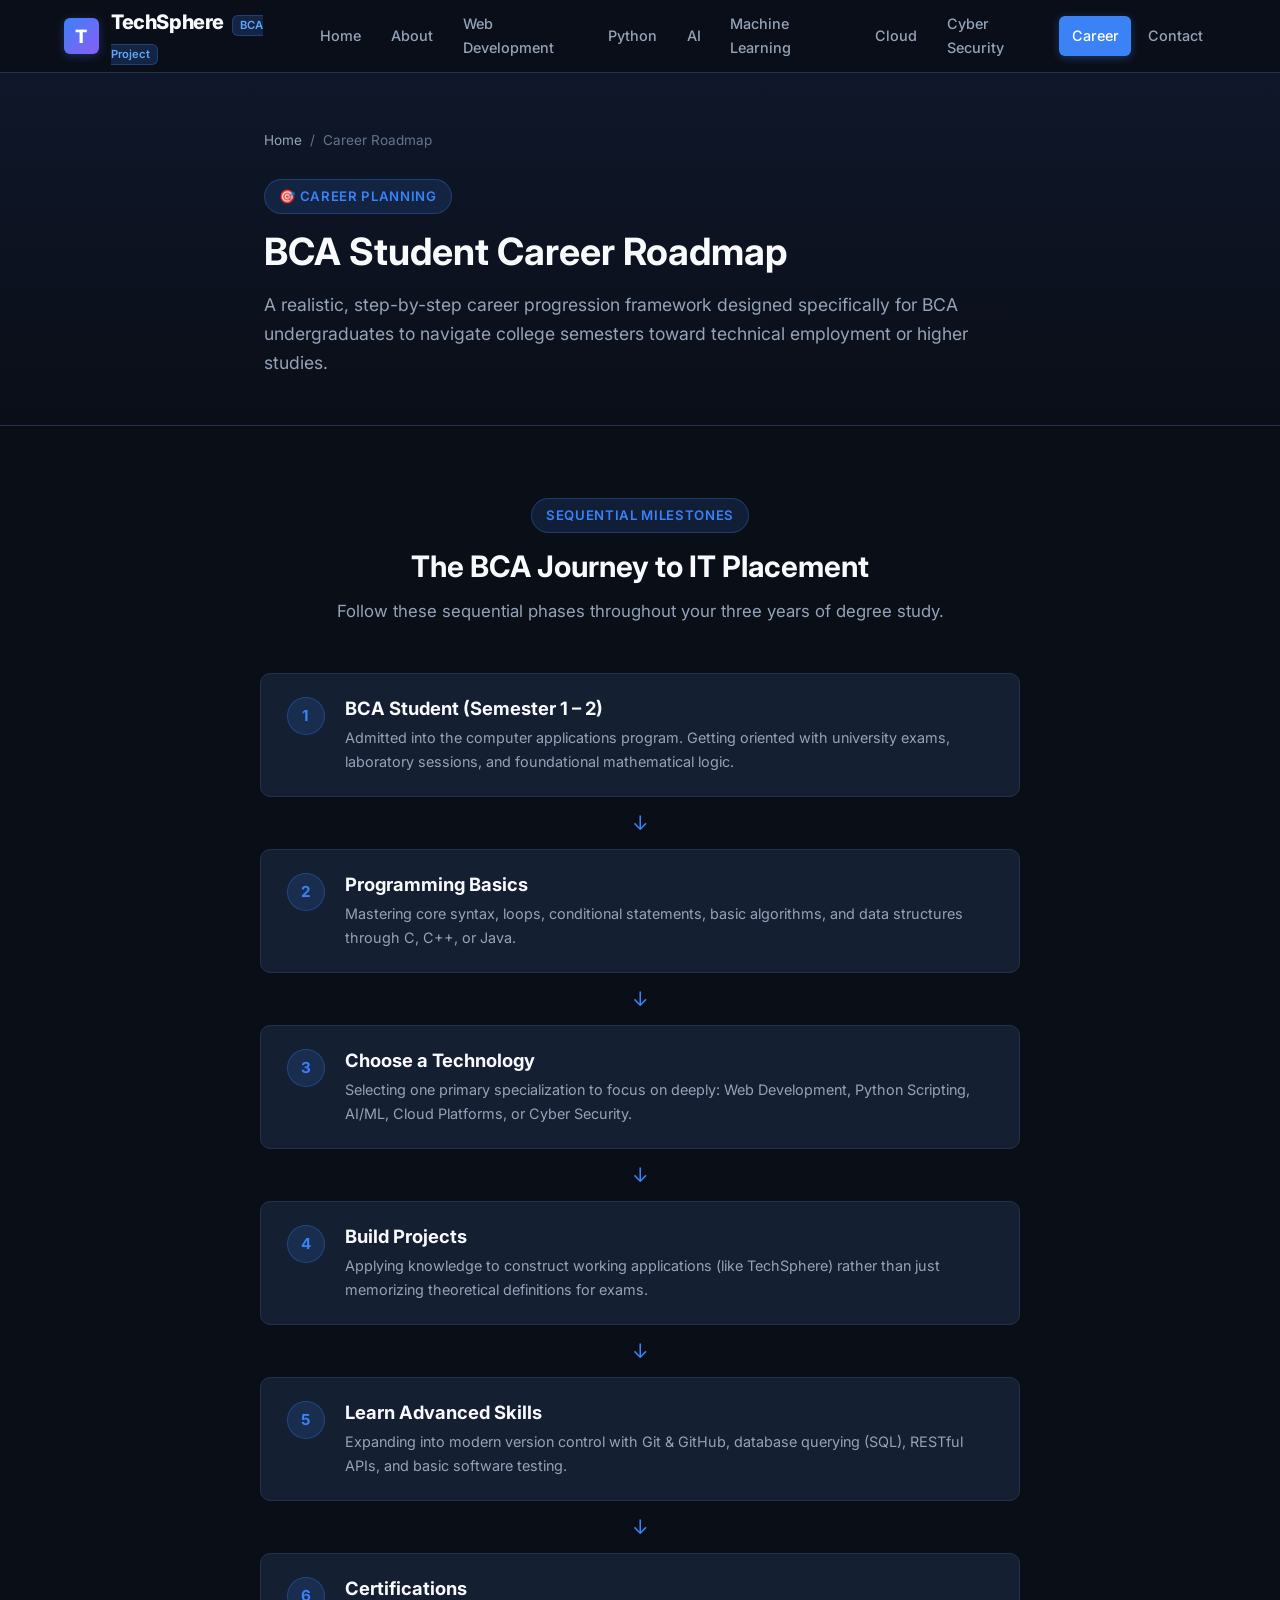
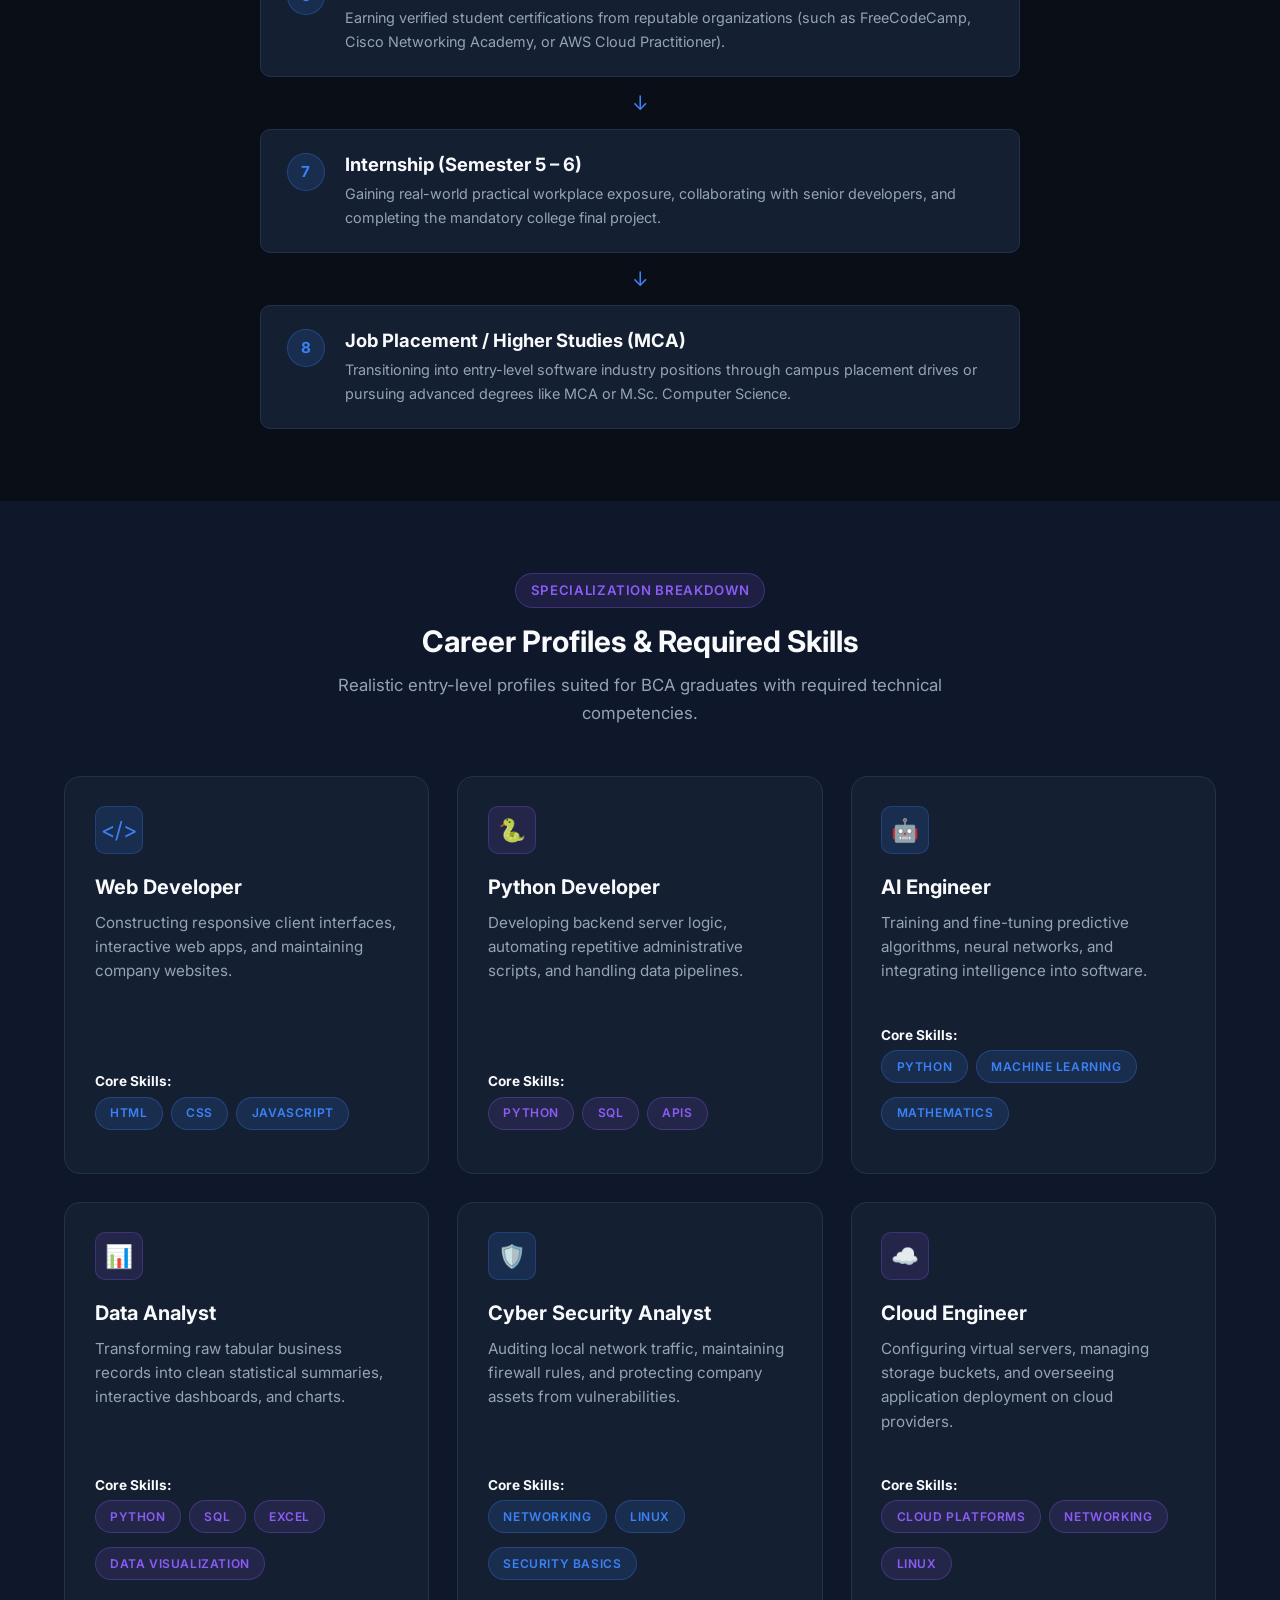
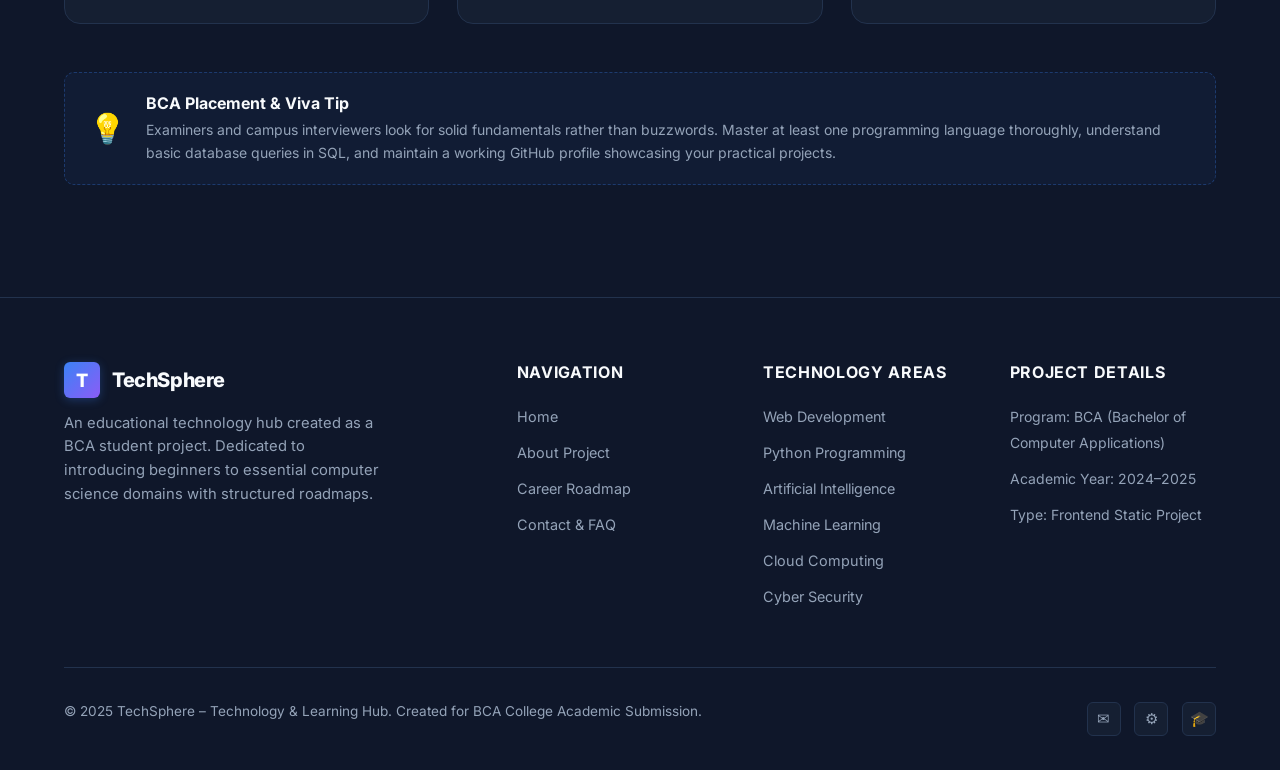
<file: career.html>
<!DOCTYPE html>
<html lang="en">
<head>
  <meta charset="UTF-8">
  <meta name="viewport" content="width=device-width, initial-scale=1.0">
  <meta name="description" content="BCA Student Career Roadmap – Step-by-step career development path and required skill profiles for Web, Python, AI, Data Analytics, Cloud, and Security roles.">
  <title>Career Roadmap – TechSphere</title>
  <link rel="stylesheet" href="css/style.css">
  <link rel="preconnect" href="https://fonts.googleapis.com">
  <link rel="preconnect" href="https://fonts.gstatic.com" crossorigin>
  <link href="https://fonts.googleapis.com/css2?family=Inter:wght@400;500;600;700;800&family=Fira+Code:wght@400;500&display=swap" rel="stylesheet">
</head>
<body>

  <!-- Sticky Navigation Header -->
  <header class="header">
    <div class="container nav-container">
      <a href="index.html" class="brand" aria-label="TechSphere Home">
        <div class="brand-icon">T</div>
        <div>
          <span class="brand-name">TechSphere</span>
          <span class="brand-badge">BCA Project</span>
        </div>
      </a>

      <button class="mobile-toggle" id="mobileToggle" aria-label="Toggle navigation menu" aria-expanded="false">
        ☰
      </button>

      <nav>
        <ul class="nav-menu" id="navMenu">
          <li class="nav-item"><a href="index.html" class="nav-link">Home</a></li>
          <li class="nav-item"><a href="about.html" class="nav-link">About</a></li>
          <li class="nav-item"><a href="web-development.html" class="nav-link">Web Development</a></li>
          <li class="nav-item"><a href="python.html" class="nav-link">Python</a></li>
          <li class="nav-item"><a href="ai.html" class="nav-link">AI</a></li>
          <li class="nav-item"><a href="machine-learning.html" class="nav-link">Machine Learning</a></li>
          <li class="nav-item"><a href="cloud-computing.html" class="nav-link">Cloud</a></li>
          <li class="nav-item"><a href="cyber-security.html" class="nav-link">Cyber Security</a></li>
          <li class="nav-item"><a href="career.html" class="nav-link active">Career</a></li>
          <li class="nav-item"><a href="contact.html" class="nav-link">Contact</a></li>
        </ul>
      </nav>
    </div>
  </header>

  <main class="main-content">
    <!-- Page Header -->
    <section class="page-header">
      <div class="container page-header-content">
        <ul class="breadcrumb">
          <li><a href="index.html">Home</a></li>
          <li class="breadcrumb-separator">/</li>
          <li>Career Roadmap</li>
        </ul>
        <span class="section-badge">🎯 Career Planning</span>
        <h1>BCA Student Career Roadmap</h1>
        <p>
          A realistic, step-by-step career progression framework designed specifically for BCA undergraduates to navigate college semesters toward technical employment or higher studies.
        </p>
      </div>
    </section>

    <!-- The 8-Step BCA Student Progression Roadmap -->
    <section class="section">
      <div class="container">
        <div class="section-title-wrap">
          <span class="section-badge">Sequential Milestones</span>
          <h2 class="section-title">The BCA Journey to IT Placement</h2>
          <p class="section-subtitle">
            Follow these sequential phases throughout your three years of degree study.
          </p>
        </div>

        <div class="career-roadmap">
          <!-- Step 1 -->
          <div class="roadmap-node">
            <div class="roadmap-step-badge">1</div>
            <div class="roadmap-node-body">
              <h4>BCA Student (Semester 1 – 2)</h4>
              <p>Admitted into the computer applications program. Getting oriented with university exams, laboratory sessions, and foundational mathematical logic.</p>
            </div>
          </div>

          <div class="roadmap-connector">↓</div>

          <!-- Step 2 -->
          <div class="roadmap-node">
            <div class="roadmap-step-badge">2</div>
            <div class="roadmap-node-body">
              <h4>Programming Basics</h4>
              <p>Mastering core syntax, loops, conditional statements, basic algorithms, and data structures through C, C++, or Java.</p>
            </div>
          </div>

          <div class="roadmap-connector">↓</div>

          <!-- Step 3 -->
          <div class="roadmap-node">
            <div class="roadmap-step-badge">3</div>
            <div class="roadmap-node-body">
              <h4>Choose a Technology</h4>
              <p>Selecting one primary specialization to focus on deeply: Web Development, Python Scripting, AI/ML, Cloud Platforms, or Cyber Security.</p>
            </div>
          </div>

          <div class="roadmap-connector">↓</div>

          <!-- Step 4 -->
          <div class="roadmap-node">
            <div class="roadmap-step-badge">4</div>
            <div class="roadmap-node-body">
              <h4>Build Projects</h4>
              <p>Applying knowledge to construct working applications (like TechSphere) rather than just memorizing theoretical definitions for exams.</p>
            </div>
          </div>

          <div class="roadmap-connector">↓</div>

          <!-- Step 5 -->
          <div class="roadmap-node">
            <div class="roadmap-step-badge">5</div>
            <div class="roadmap-node-body">
              <h4>Learn Advanced Skills</h4>
              <p>Expanding into modern version control with Git & GitHub, database querying (SQL), RESTful APIs, and basic software testing.</p>
            </div>
          </div>

          <div class="roadmap-connector">↓</div>

          <!-- Step 6 -->
          <div class="roadmap-node">
            <div class="roadmap-step-badge">6</div>
            <div class="roadmap-node-body">
              <h4>Certifications</h4>
              <p>Earning verified student certifications from reputable organizations (such as FreeCodeCamp, Cisco Networking Academy, or AWS Cloud Practitioner).</p>
            </div>
          </div>

          <div class="roadmap-connector">↓</div>

          <!-- Step 7 -->
          <div class="roadmap-node">
            <div class="roadmap-step-badge">7</div>
            <div class="roadmap-node-body">
              <h4>Internship (Semester 5 – 6)</h4>
              <p>Gaining real-world practical workplace exposure, collaborating with senior developers, and completing the mandatory college final project.</p>
            </div>
          </div>

          <div class="roadmap-connector">↓</div>

          <!-- Step 8 -->
          <div class="roadmap-node">
            <div class="roadmap-step-badge">8</div>
            <div class="roadmap-node-body">
              <h4>Job Placement / Higher Studies (MCA)</h4>
              <p>Transitioning into entry-level software industry positions through campus placement drives or pursuing advanced degrees like MCA or M.Sc. Computer Science.</p>
            </div>
          </div>
        </div>
      </div>
    </section>

    <!-- Career Profiles for BCA Graduates -->
    <section class="section section-alt">
      <div class="container">
        <div class="section-title-wrap">
          <span class="section-badge purple">Specialization Breakdown</span>
          <h2 class="section-title">Career Profiles & Required Skills</h2>
          <p class="section-subtitle">
            Realistic entry-level profiles suited for BCA graduates with required technical competencies.
          </p>
        </div>

        <div class="cards-grid-3">
          <!-- Web Developer -->
          <div class="tech-card">
            <div class="card-icon-wrap">&lt;/&gt;</div>
            <h3 class="card-title">Web Developer</h3>
            <p class="card-desc">
              Constructing responsive client interfaces, interactive web apps, and maintaining company websites.
            </p>
            <div style="margin-top: 1rem;">
              <strong style="color:var(--text-primary); font-size:0.85rem; display:block; margin-bottom:0.25rem;">Core Skills:</strong>
              <span class="section-badge" style="font-size:0.75rem; margin-right:4px;">HTML</span>
              <span class="section-badge" style="font-size:0.75rem; margin-right:4px;">CSS</span>
              <span class="section-badge" style="font-size:0.75rem;">JavaScript</span>
            </div>
          </div>

          <!-- Python Developer -->
          <div class="tech-card">
            <div class="card-icon-wrap purple">🐍</div>
            <h3 class="card-title">Python Developer</h3>
            <p class="card-desc">
              Developing backend server logic, automating repetitive administrative scripts, and handling data pipelines.
            </p>
            <div style="margin-top: 1rem;">
              <strong style="color:var(--text-primary); font-size:0.85rem; display:block; margin-bottom:0.25rem;">Core Skills:</strong>
              <span class="section-badge purple" style="font-size:0.75rem; margin-right:4px;">Python</span>
              <span class="section-badge purple" style="font-size:0.75rem; margin-right:4px;">SQL</span>
              <span class="section-badge purple" style="font-size:0.75rem;">APIs</span>
            </div>
          </div>

          <!-- AI Engineer -->
          <div class="tech-card">
            <div class="card-icon-wrap">🤖</div>
            <h3 class="card-title">AI Engineer</h3>
            <p class="card-desc">
              Training and fine-tuning predictive algorithms, neural networks, and integrating intelligence into software.
            </p>
            <div style="margin-top: 1rem;">
              <strong style="color:var(--text-primary); font-size:0.85rem; display:block; margin-bottom:0.25rem;">Core Skills:</strong>
              <span class="section-badge" style="font-size:0.75rem; margin-right:4px;">Python</span>
              <span class="section-badge" style="font-size:0.75rem; margin-right:4px;">Machine Learning</span>
              <span class="section-badge" style="font-size:0.75rem;">Mathematics</span>
            </div>
          </div>

          <!-- Data Analyst -->
          <div class="tech-card">
            <div class="card-icon-wrap purple">📊</div>
            <h3 class="card-title">Data Analyst</h3>
            <p class="card-desc">
              Transforming raw tabular business records into clean statistical summaries, interactive dashboards, and charts.
            </p>
            <div style="margin-top: 1rem;">
              <strong style="color:var(--text-primary); font-size:0.85rem; display:block; margin-bottom:0.25rem;">Core Skills:</strong>
              <span class="section-badge purple" style="font-size:0.75rem; margin-right:4px;">Python</span>
              <span class="section-badge purple" style="font-size:0.75rem; margin-right:4px;">SQL</span>
              <span class="section-badge purple" style="font-size:0.75rem; margin-right:4px;">Excel</span>
              <span class="section-badge purple" style="font-size:0.75rem;">Data Visualization</span>
            </div>
          </div>

          <!-- Cyber Security Analyst -->
          <div class="tech-card">
            <div class="card-icon-wrap">🛡️</div>
            <h3 class="card-title">Cyber Security Analyst</h3>
            <p class="card-desc">
              Auditing local network traffic, maintaining firewall rules, and protecting company assets from vulnerabilities.
            </p>
            <div style="margin-top: 1rem;">
              <strong style="color:var(--text-primary); font-size:0.85rem; display:block; margin-bottom:0.25rem;">Core Skills:</strong>
              <span class="section-badge" style="font-size:0.75rem; margin-right:4px;">Networking</span>
              <span class="section-badge" style="font-size:0.75rem; margin-right:4px;">Linux</span>
              <span class="section-badge" style="font-size:0.75rem;">Security Basics</span>
            </div>
          </div>

          <!-- Cloud Engineer -->
          <div class="tech-card">
            <div class="card-icon-wrap purple">☁️</div>
            <h3 class="card-title">Cloud Engineer</h3>
            <p class="card-desc">
              Configuring virtual servers, managing storage buckets, and overseeing application deployment on cloud providers.
            </p>
            <div style="margin-top: 1rem;">
              <strong style="color:var(--text-primary); font-size:0.85rem; display:block; margin-bottom:0.25rem;">Core Skills:</strong>
              <span class="section-badge purple" style="font-size:0.75rem; margin-right:4px;">Cloud Platforms</span>
              <span class="section-badge purple" style="font-size:0.75rem; margin-right:4px;">Networking</span>
              <span class="section-badge purple" style="font-size:0.75rem;">Linux</span>
            </div>
          </div>
        </div>

        <!-- Viva Advice Box -->
        <div class="academic-badge-box" style="margin-top: 3rem;">
          <div class="academic-icon">💡</div>
          <div class="academic-text">
            <h4>BCA Placement & Viva Tip</h4>
            <p>
              Examiners and campus interviewers look for solid fundamentals rather than buzzwords. Master at least one programming language thoroughly, understand basic database queries in SQL, and maintain a working GitHub profile showcasing your practical projects.
            </p>
          </div>
        </div>
      </div>
    </section>
  </main>

  <!-- Global Footer -->
  <footer class="footer">
    <div class="container">
      <div class="footer-grid">
        <div class="footer-about">
          <a href="index.html" class="brand">
            <div class="brand-icon">T</div>
            <span class="brand-name">TechSphere</span>
          </a>
          <p>
            An educational technology hub created as a BCA student project. Dedicated to introducing beginners to essential computer science domains with structured roadmaps.
          </p>
        </div>

        <div class="footer-col">
          <h4>Navigation</h4>
          <ul class="footer-links">
            <li><a href="index.html">Home</a></li>
            <li><a href="about.html">About Project</a></li>
            <li><a href="career.html">Career Roadmap</a></li>
            <li><a href="contact.html">Contact & FAQ</a></li>
          </ul>
        </div>

        <div class="footer-col">
          <h4>Technology Areas</h4>
          <ul class="footer-links">
            <li><a href="web-development.html">Web Development</a></li>
            <li><a href="python.html">Python Programming</a></li>
            <li><a href="ai.html">Artificial Intelligence</a></li>
            <li><a href="machine-learning.html">Machine Learning</a></li>
            <li><a href="cloud-computing.html">Cloud Computing</a></li>
            <li><a href="cyber-security.html">Cyber Security</a></li>
          </ul>
        </div>

        <div class="footer-col">
          <h4>Project Details</h4>
          <ul class="footer-links">
            <li><span style="color: var(--text-secondary); font-size: 0.875rem;">Program: BCA (Bachelor of Computer Applications)</span></li>
            <li><span style="color: var(--text-secondary); font-size: 0.875rem;">Academic Year: 2024–2025</span></li>
            <li><span style="color: var(--text-secondary); font-size: 0.875rem;">Type: Frontend Static Project</span></li>
          </ul>
        </div>
      </div>

      <div class="footer-bottom">
        <p>&copy; 2025 TechSphere – Technology & Learning Hub. Created for BCA College Academic Submission.</p>
        <div class="footer-socials">
          <a href="contact.html" class="social-link" title="Contact Us" aria-label="Contact">✉</a>
          <a href="https://github.com" target="_blank" rel="noopener noreferrer" class="social-link" title="GitHub" aria-label="GitHub">⚙</a>
          <a href="career.html" class="social-link" title="Career Guide" aria-label="Career Roadmap">🎓</a>
        </div>
      </div>
    </div>
  </footer>

  <!-- Back to Top Floating Button -->
  <button class="back-to-top" id="backToTop" aria-label="Scroll back to top">↑</button>

  <script src="js/main.js"></script>
</body>
</html>
</file>
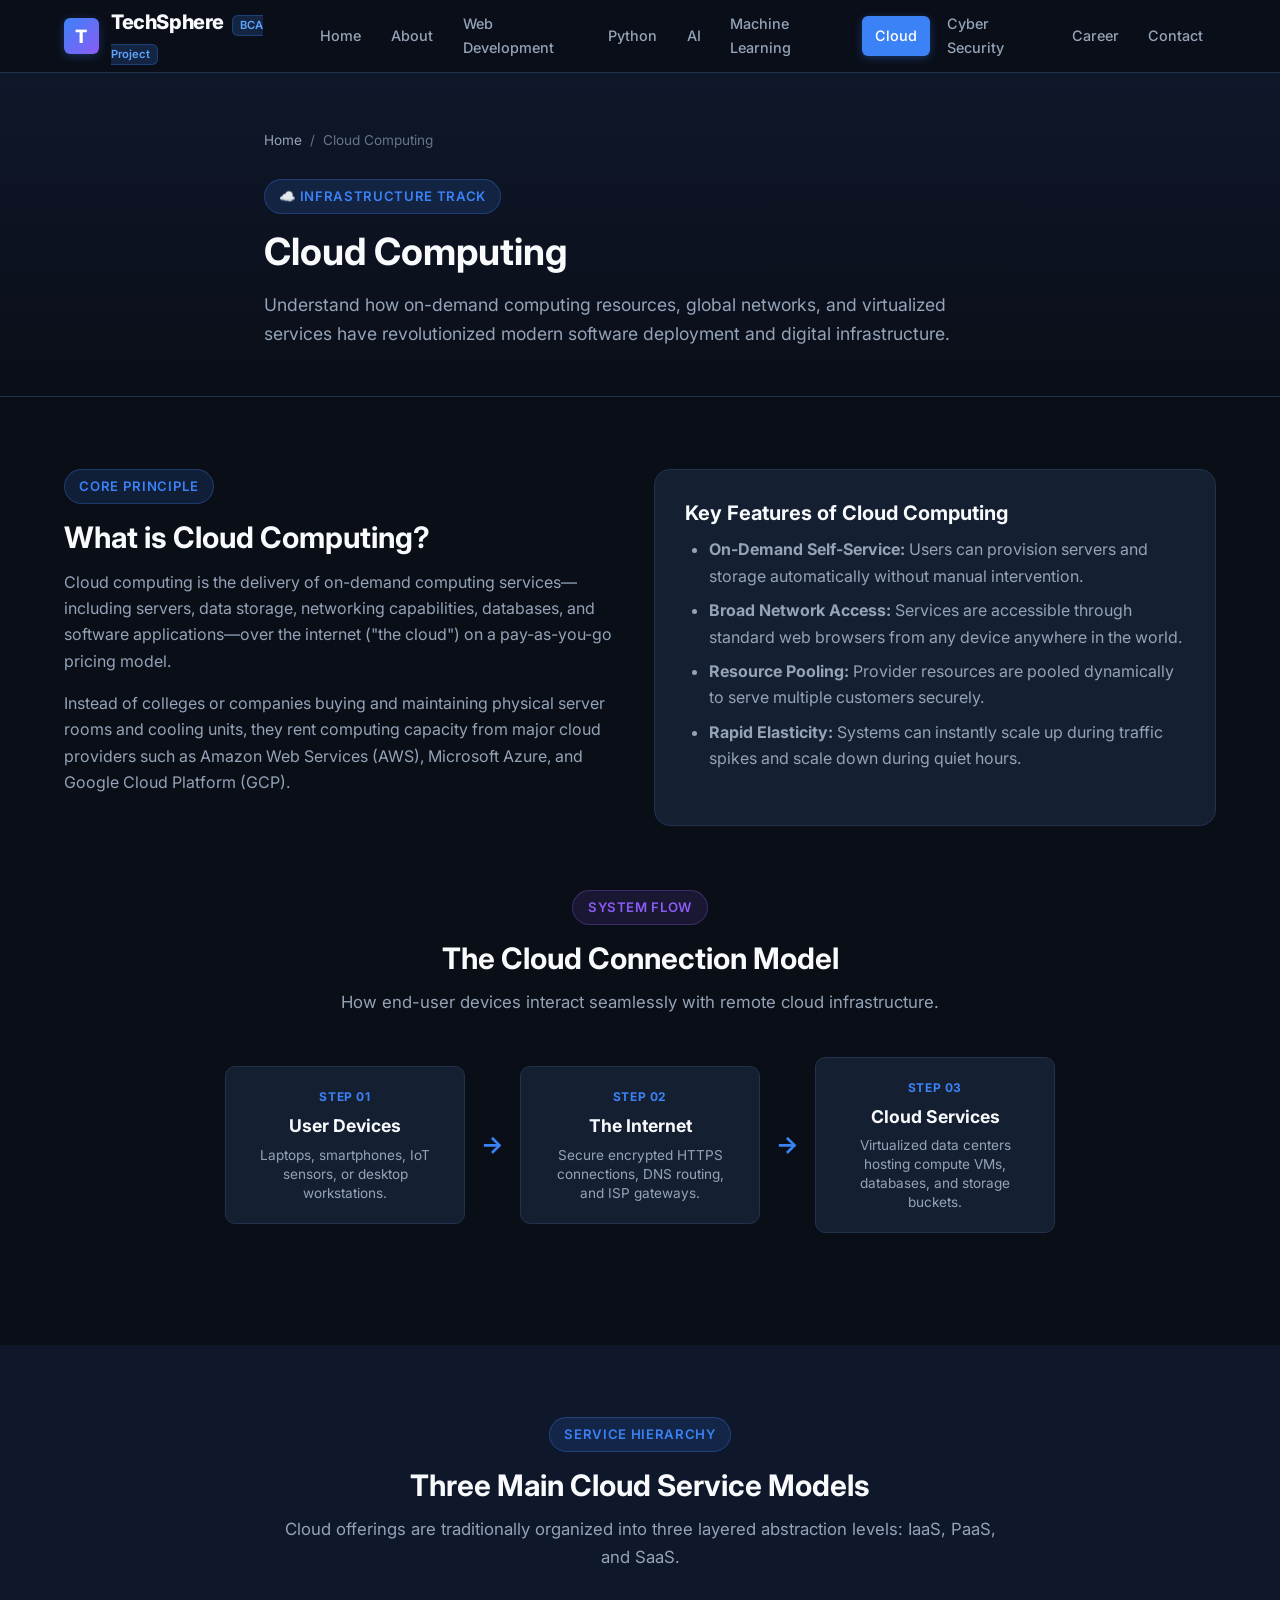
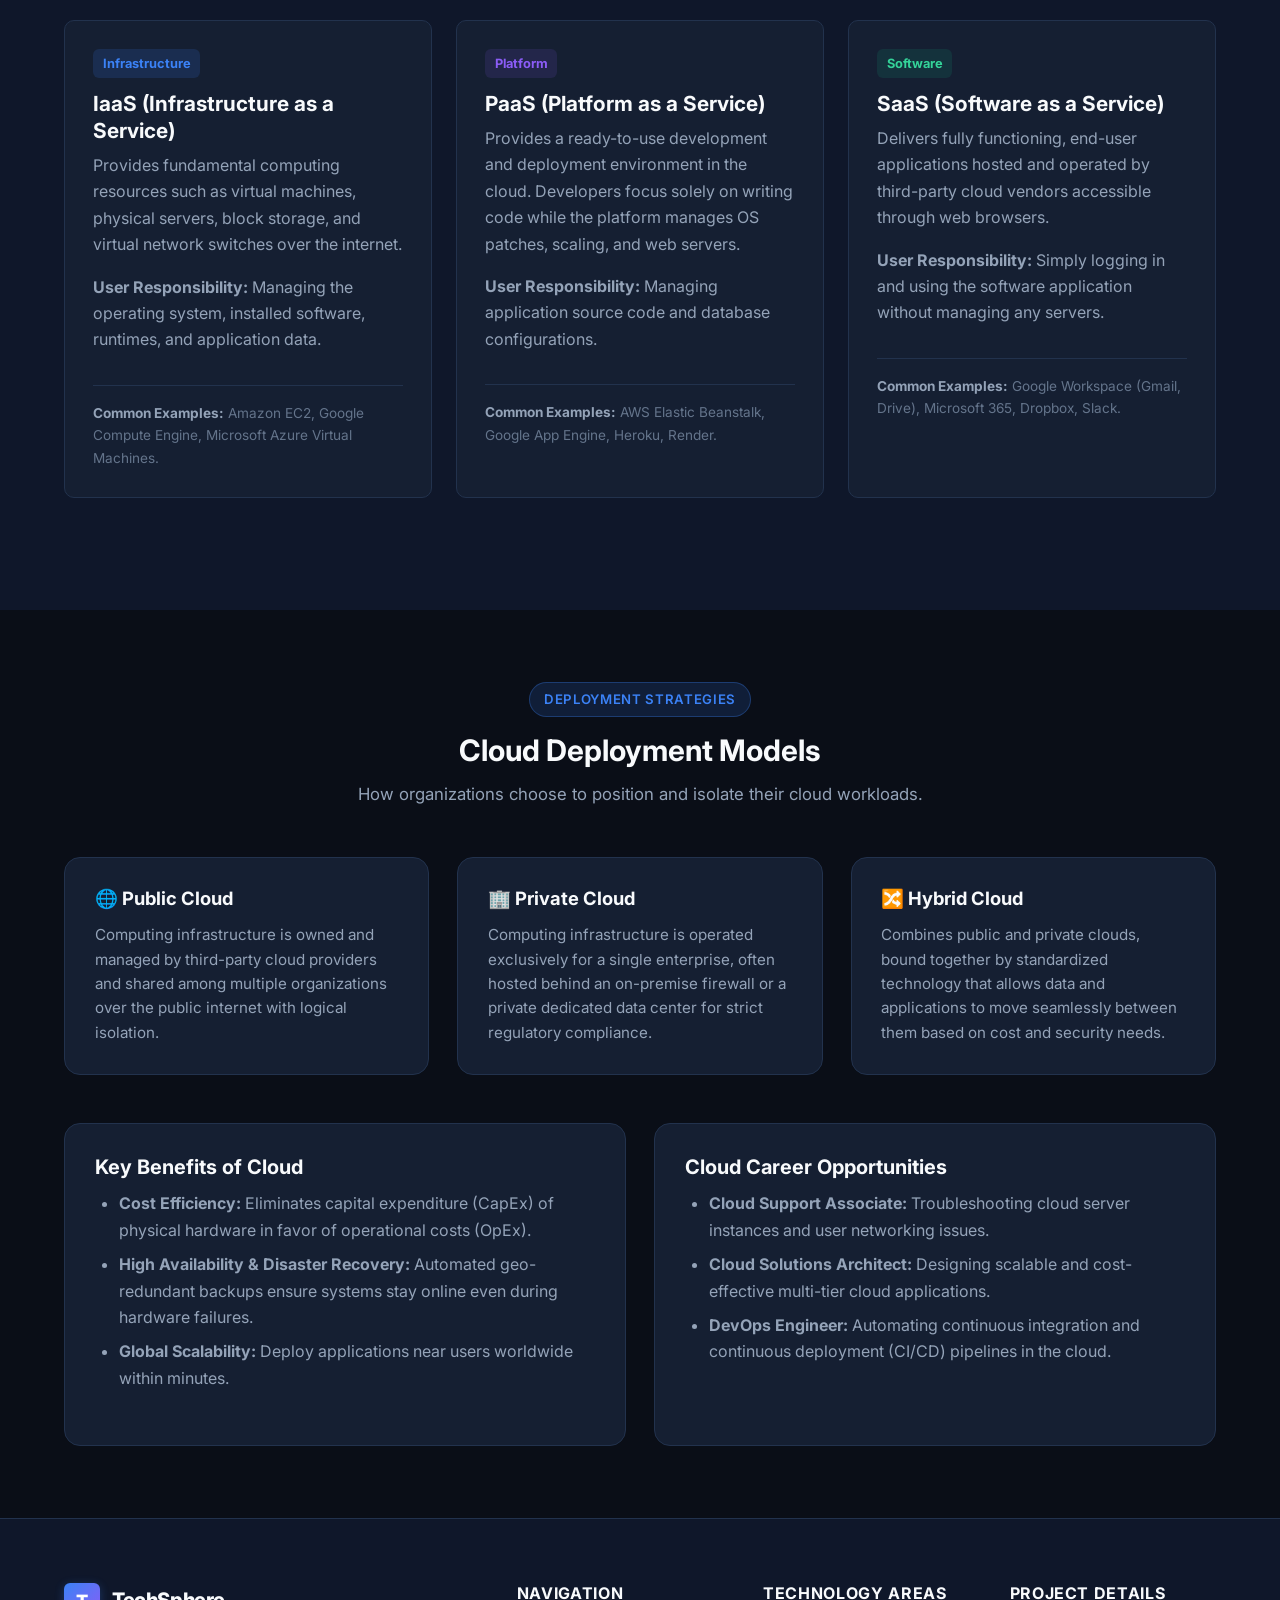
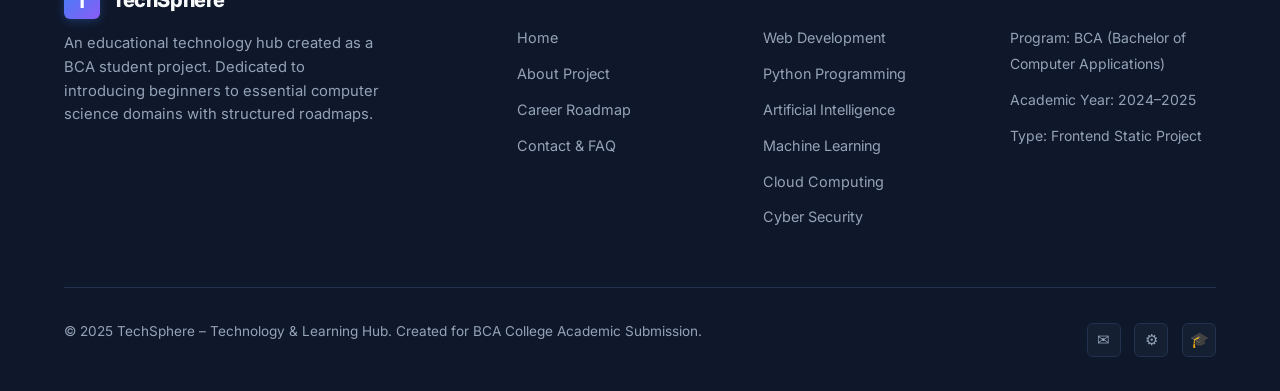
<file: cloud-computing.html>
<!DOCTYPE html>
<html lang="en">
<head>
  <meta charset="UTF-8">
  <meta name="viewport" content="width=device-width, initial-scale=1.0">
  <meta name="description" content="Cloud Computing Guide – Learn cloud infrastructure, deployment models (public, private, hybrid), service layers (IaaS, PaaS, SaaS), and career paths for BCA students.">
  <title>Cloud Computing – TechSphere</title>
  <link rel="stylesheet" href="css/style.css">
  <link rel="preconnect" href="https://fonts.googleapis.com">
  <link rel="preconnect" href="https://fonts.gstatic.com" crossorigin>
  <link href="https://fonts.googleapis.com/css2?family=Inter:wght@400;500;600;700;800&family=Fira+Code:wght@400;500&display=swap" rel="stylesheet">
</head>
<body>

  <!-- Sticky Navigation Header -->
  <header class="header">
    <div class="container nav-container">
      <a href="index.html" class="brand" aria-label="TechSphere Home">
        <div class="brand-icon">T</div>
        <div>
          <span class="brand-name">TechSphere</span>
          <span class="brand-badge">BCA Project</span>
        </div>
      </a>

      <button class="mobile-toggle" id="mobileToggle" aria-label="Toggle navigation menu" aria-expanded="false">
        ☰
      </button>

      <nav>
        <ul class="nav-menu" id="navMenu">
          <li class="nav-item"><a href="index.html" class="nav-link">Home</a></li>
          <li class="nav-item"><a href="about.html" class="nav-link">About</a></li>
          <li class="nav-item"><a href="web-development.html" class="nav-link">Web Development</a></li>
          <li class="nav-item"><a href="python.html" class="nav-link">Python</a></li>
          <li class="nav-item"><a href="ai.html" class="nav-link">AI</a></li>
          <li class="nav-item"><a href="machine-learning.html" class="nav-link">Machine Learning</a></li>
          <li class="nav-item"><a href="cloud-computing.html" class="nav-link active">Cloud</a></li>
          <li class="nav-item"><a href="cyber-security.html" class="nav-link">Cyber Security</a></li>
          <li class="nav-item"><a href="career.html" class="nav-link">Career</a></li>
          <li class="nav-item"><a href="contact.html" class="nav-link">Contact</a></li>
        </ul>
      </nav>
    </div>
  </header>

  <main class="main-content">
    <!-- Page Header -->
    <section class="page-header">
      <div class="container page-header-content">
        <ul class="breadcrumb">
          <li><a href="index.html">Home</a></li>
          <li class="breadcrumb-separator">/</li>
          <li>Cloud Computing</li>
        </ul>
        <span class="section-badge">☁️ Infrastructure Track</span>
        <h1>Cloud Computing</h1>
        <p>
          Understand how on-demand computing resources, global networks, and virtualized services have revolutionized modern software deployment and digital infrastructure.
        </p>
      </div>
    </section>

    <!-- What is Cloud Computing & Visual Model -->
    <section class="section">
      <div class="container">
        <div class="cards-grid-2">
          <div>
            <span class="section-badge">Core Principle</span>
            <h2>What is Cloud Computing?</h2>
            <p>
              Cloud computing is the delivery of on-demand computing services—including servers, data storage, networking capabilities, databases, and software applications—over the internet ("the cloud") on a pay-as-you-go pricing model.
            </p>
            <p>
              Instead of colleges or companies buying and maintaining physical server rooms and cooling units, they rent computing capacity from major cloud providers such as Amazon Web Services (AWS), Microsoft Azure, and Google Cloud Platform (GCP).
            </p>
          </div>

          <div class="tech-card">
            <h3 class="card-title">Key Features of Cloud Computing</h3>
            <ul>
              <li><strong>On-Demand Self-Service:</strong> Users can provision servers and storage automatically without manual intervention.</li>
              <li><strong>Broad Network Access:</strong> Services are accessible through standard web browsers from any device anywhere in the world.</li>
              <li><strong>Resource Pooling:</strong> Provider resources are pooled dynamically to serve multiple customers securely.</li>
              <li><strong>Rapid Elasticity:</strong> Systems can instantly scale up during traffic spikes and scale down during quiet hours.</li>
            </ul>
          </div>
        </div>

        <!-- Visual Architecture: User -> Internet -> Cloud Services -->
        <div class="section-title-wrap" style="margin-top: 4rem; margin-bottom: 1.5rem;">
          <span class="section-badge purple">System Flow</span>
          <h2 class="section-title">The Cloud Connection Model</h2>
          <p class="section-subtitle">
            How end-user devices interact seamlessly with remote cloud infrastructure.
          </p>
        </div>

        <div class="process-flow">
          <div class="process-step">
            <div class="process-step-num">Step 01</div>
            <div class="process-step-name">User Devices</div>
            <div class="process-step-desc">Laptops, smartphones, IoT sensors, or desktop workstations.</div>
          </div>

          <div class="process-arrow">→</div>

          <div class="process-step">
            <div class="process-step-num">Step 02</div>
            <div class="process-step-name">The Internet</div>
            <div class="process-step-desc">Secure encrypted HTTPS connections, DNS routing, and ISP gateways.</div>
          </div>

          <div class="process-arrow">→</div>

          <div class="process-step">
            <div class="process-step-num">Step 03</div>
            <div class="process-step-name">Cloud Services</div>
            <div class="process-step-desc">Virtualized data centers hosting compute VMs, databases, and storage buckets.</div>
          </div>
        </div>
      </div>
    </section>

    <!-- Cloud Service Models: IaaS | PaaS | SaaS -->
    <section class="section section-alt">
      <div class="container">
        <div class="section-title-wrap">
          <span class="section-badge">Service Hierarchy</span>
          <h2 class="section-title">Three Main Cloud Service Models</h2>
          <p class="section-subtitle">
            Cloud offerings are traditionally organized into three layered abstraction levels: IaaS, PaaS, and SaaS.
          </p>
        </div>

        <div class="cloud-models-grid">
          <!-- IaaS -->
          <div class="cloud-model-card">
            <span class="cloud-model-tag">Infrastructure</span>
            <h3>IaaS (Infrastructure as a Service)</h3>
            <p>
              Provides fundamental computing resources such as virtual machines, physical servers, block storage, and virtual network switches over the internet.
            </p>
            <p>
              <strong>User Responsibility:</strong> Managing the operating system, installed software, runtimes, and application data.
            </p>
            <div class="cloud-model-examples">
              <strong>Common Examples:</strong> Amazon EC2, Google Compute Engine, Microsoft Azure Virtual Machines.
            </div>
          </div>

          <!-- PaaS -->
          <div class="cloud-model-card">
            <span class="cloud-model-tag" style="background-color: var(--accent-purple-subtle); color: var(--accent-purple); border-color: rgba(139, 92, 246, 0.3);">Platform</span>
            <h3>PaaS (Platform as a Service)</h3>
            <p>
              Provides a ready-to-use development and deployment environment in the cloud. Developers focus solely on writing code while the platform manages OS patches, scaling, and web servers.
            </p>
            <p>
              <strong>User Responsibility:</strong> Managing application source code and database configurations.
            </p>
            <div class="cloud-model-examples">
              <strong>Common Examples:</strong> AWS Elastic Beanstalk, Google App Engine, Heroku, Render.
            </div>
          </div>

          <!-- SaaS -->
          <div class="cloud-model-card">
            <span class="cloud-model-tag" style="background-color: rgba(16, 185, 129, 0.12); color: #34d399; border-color: rgba(16, 185, 129, 0.3);">Software</span>
            <h3>SaaS (Software as a Service)</h3>
            <p>
              Delivers fully functioning, end-user applications hosted and operated by third-party cloud vendors accessible through web browsers.
            </p>
            <p>
              <strong>User Responsibility:</strong> Simply logging in and using the software application without managing any servers.
            </p>
            <div class="cloud-model-examples">
              <strong>Common Examples:</strong> Google Workspace (Gmail, Drive), Microsoft 365, Dropbox, Slack.
            </div>
          </div>
        </div>
      </div>
    </section>

    <!-- Deployment Models & Career Opportunities -->
    <section class="section">
      <div class="container">
        <div class="section-title-wrap">
          <span class="section-badge">Deployment Strategies</span>
          <h2 class="section-title">Cloud Deployment Models</h2>
          <p class="section-subtitle">
            How organizations choose to position and isolate their cloud workloads.
          </p>
        </div>

        <div class="cards-grid-3">
          <div class="tech-card">
            <h4>🌐 Public Cloud</h4>
            <p class="card-desc">
              Computing infrastructure is owned and managed by third-party cloud providers and shared among multiple organizations over the public internet with logical isolation.
            </p>
          </div>

          <div class="tech-card">
            <h4>🏢 Private Cloud</h4>
            <p class="card-desc">
              Computing infrastructure is operated exclusively for a single enterprise, often hosted behind an on-premise firewall or a private dedicated data center for strict regulatory compliance.
            </p>
          </div>

          <div class="tech-card">
            <h4>🔀 Hybrid Cloud</h4>
            <p class="card-desc">
              Combines public and private clouds, bound together by standardized technology that allows data and applications to move seamlessly between them based on cost and security needs.
            </p>
          </div>
        </div>

        <!-- Applications, Benefits & Careers -->
        <div class="cards-grid-2" style="margin-top: 3rem;">
          <div class="tech-card">
            <h3 class="card-title">Key Benefits of Cloud</h3>
            <ul>
              <li><strong>Cost Efficiency:</strong> Eliminates capital expenditure (CapEx) of physical hardware in favor of operational costs (OpEx).</li>
              <li><strong>High Availability & Disaster Recovery:</strong> Automated geo-redundant backups ensure systems stay online even during hardware failures.</li>
              <li><strong>Global Scalability:</strong> Deploy applications near users worldwide within minutes.</li>
            </ul>
          </div>

          <div class="tech-card">
            <h3 class="card-title">Cloud Career Opportunities</h3>
            <ul>
              <li><strong>Cloud Support Associate:</strong> Troubleshooting cloud server instances and user networking issues.</li>
              <li><strong>Cloud Solutions Architect:</strong> Designing scalable and cost-effective multi-tier cloud applications.</li>
              <li><strong>DevOps Engineer:</strong> Automating continuous integration and continuous deployment (CI/CD) pipelines in the cloud.</li>
            </ul>
          </div>
        </div>
      </div>
    </section>
  </main>

  <!-- Global Footer -->
  <footer class="footer">
    <div class="container">
      <div class="footer-grid">
        <div class="footer-about">
          <a href="index.html" class="brand">
            <div class="brand-icon">T</div>
            <span class="brand-name">TechSphere</span>
          </a>
          <p>
            An educational technology hub created as a BCA student project. Dedicated to introducing beginners to essential computer science domains with structured roadmaps.
          </p>
        </div>

        <div class="footer-col">
          <h4>Navigation</h4>
          <ul class="footer-links">
            <li><a href="index.html">Home</a></li>
            <li><a href="about.html">About Project</a></li>
            <li><a href="career.html">Career Roadmap</a></li>
            <li><a href="contact.html">Contact & FAQ</a></li>
          </ul>
        </div>

        <div class="footer-col">
          <h4>Technology Areas</h4>
          <ul class="footer-links">
            <li><a href="web-development.html">Web Development</a></li>
            <li><a href="python.html">Python Programming</a></li>
            <li><a href="ai.html">Artificial Intelligence</a></li>
            <li><a href="machine-learning.html">Machine Learning</a></li>
            <li><a href="cloud-computing.html">Cloud Computing</a></li>
            <li><a href="cyber-security.html">Cyber Security</a></li>
          </ul>
        </div>

        <div class="footer-col">
          <h4>Project Details</h4>
          <ul class="footer-links">
            <li><span style="color: var(--text-secondary); font-size: 0.875rem;">Program: BCA (Bachelor of Computer Applications)</span></li>
            <li><span style="color: var(--text-secondary); font-size: 0.875rem;">Academic Year: 2024–2025</span></li>
            <li><span style="color: var(--text-secondary); font-size: 0.875rem;">Type: Frontend Static Project</span></li>
          </ul>
        </div>
      </div>

      <div class="footer-bottom">
        <p>&copy; 2025 TechSphere – Technology & Learning Hub. Created for BCA College Academic Submission.</p>
        <div class="footer-socials">
          <a href="contact.html" class="social-link" title="Contact Us" aria-label="Contact">✉</a>
          <a href="https://github.com" target="_blank" rel="noopener noreferrer" class="social-link" title="GitHub" aria-label="GitHub">⚙</a>
          <a href="career.html" class="social-link" title="Career Guide" aria-label="Career Roadmap">🎓</a>
        </div>
      </div>
    </div>
  </footer>

  <!-- Back to Top Floating Button -->
  <button class="back-to-top" id="backToTop" aria-label="Scroll back to top">↑</button>

  <script src="js/main.js"></script>
</body>
</html>
</file>
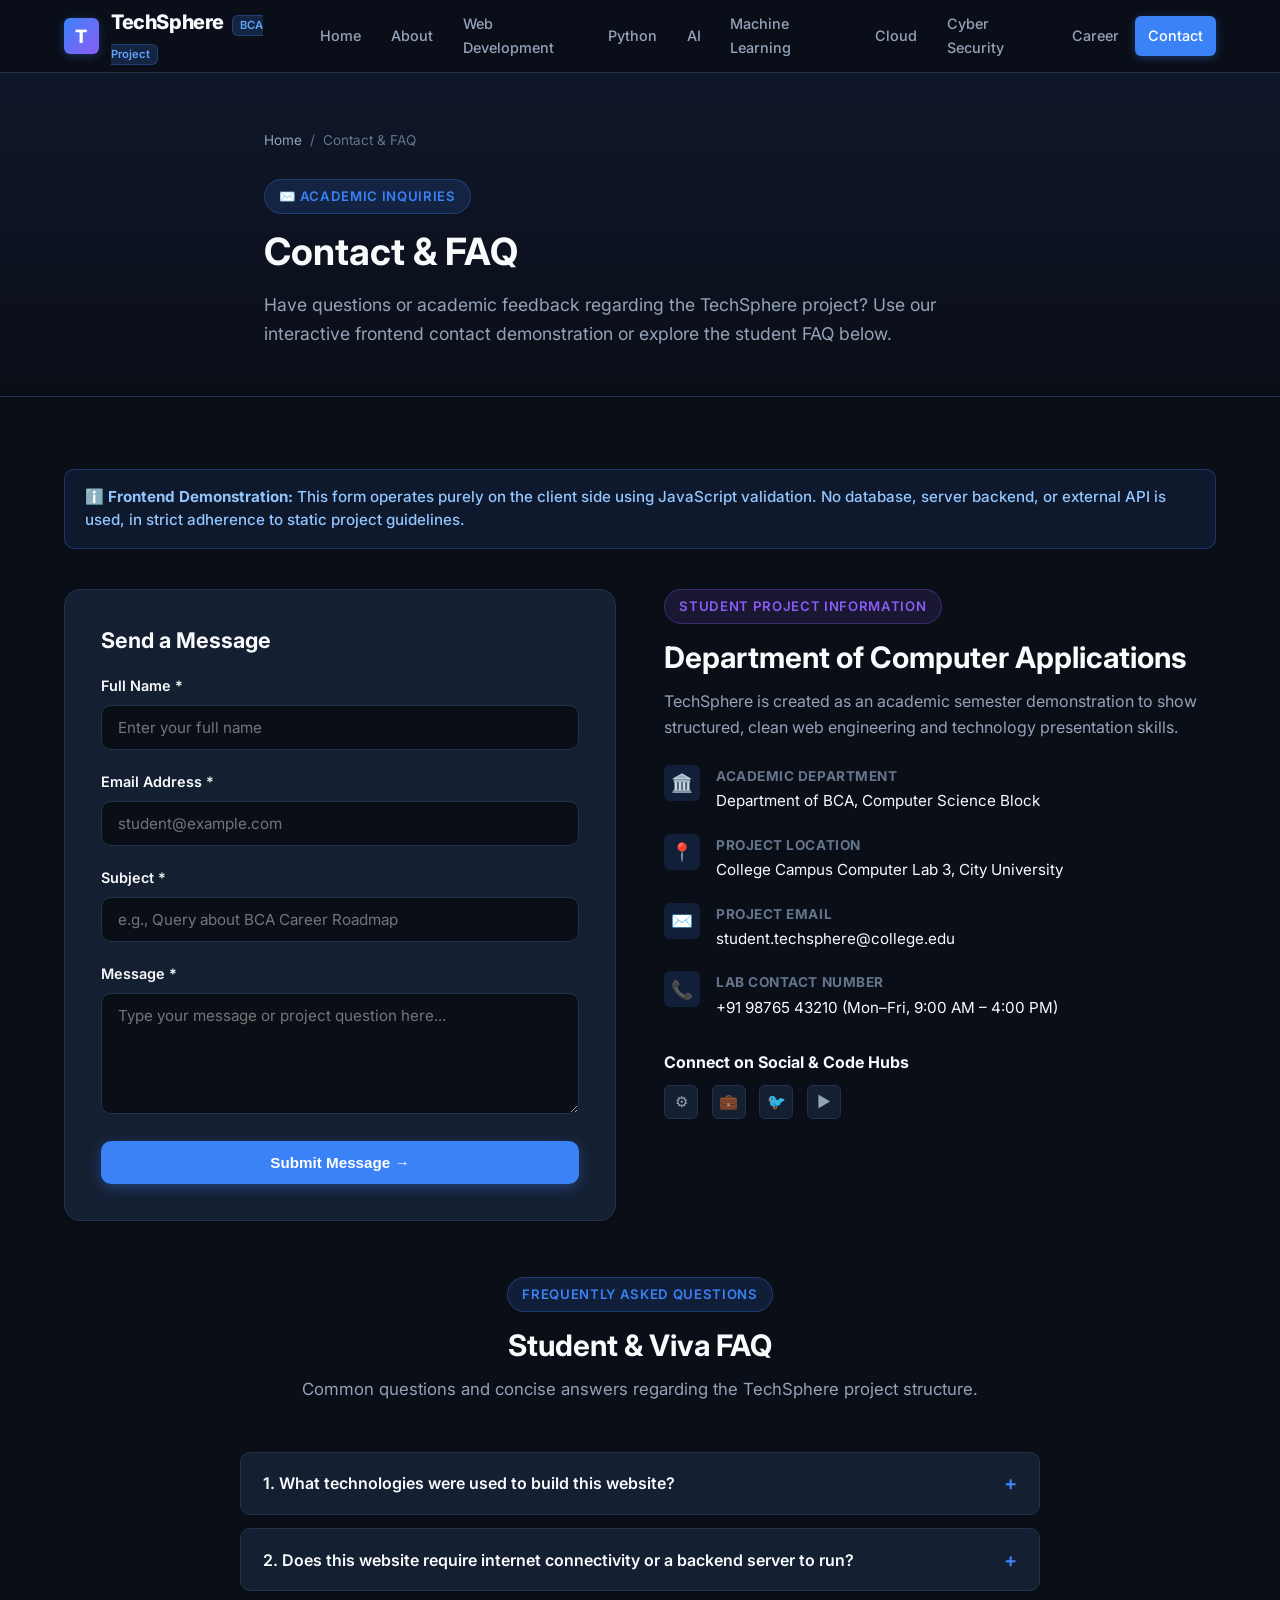
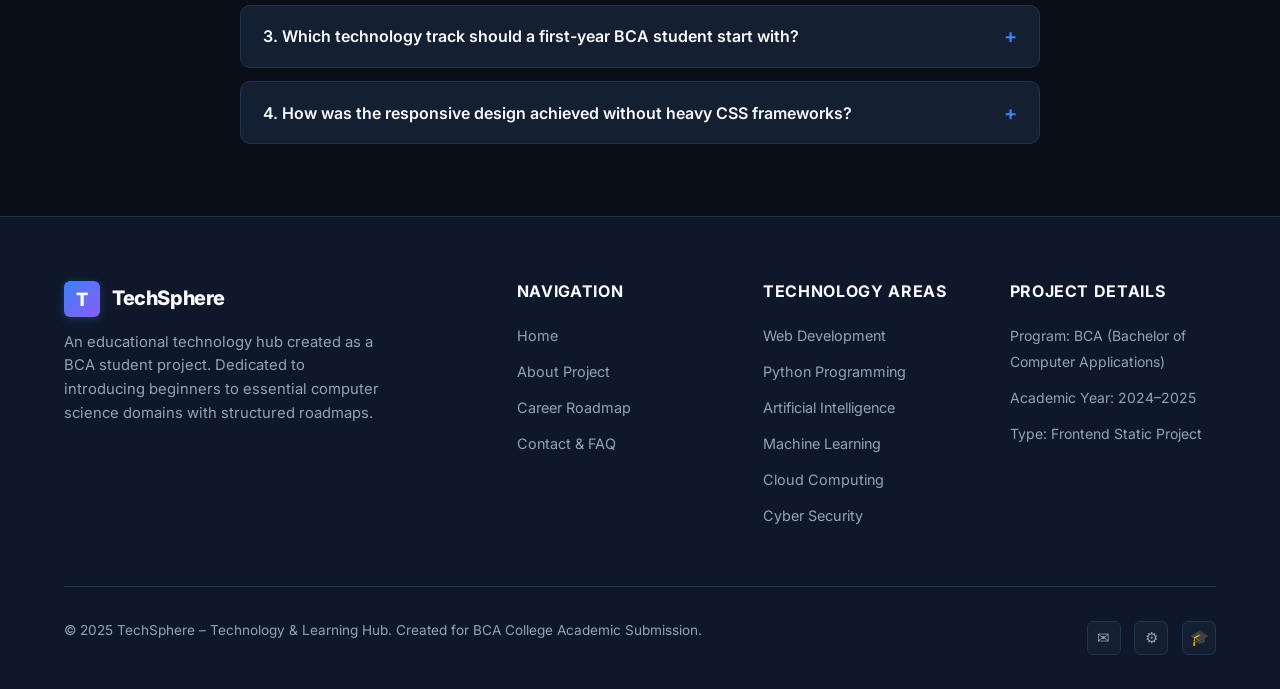
<file: contact.html>
<!DOCTYPE html>
<html lang="en">
<head>
  <meta charset="UTF-8">
  <meta name="viewport" content="width=device-width, initial-scale=1.0">
  <meta name="description" content="Contact TechSphere – Send academic feedback via our frontend form demonstration, view college project contact details, and browse student FAQs.">
  <title>Contact & FAQ – TechSphere</title>
  <link rel="stylesheet" href="css/style.css">
  <link rel="preconnect" href="https://fonts.googleapis.com">
  <link rel="preconnect" href="https://fonts.gstatic.com" crossorigin>
  <link href="https://fonts.googleapis.com/css2?family=Inter:wght@400;500;600;700;800&family=Fira+Code:wght@400;500&display=swap" rel="stylesheet">
</head>
<body>

  <!-- Sticky Navigation Header -->
  <header class="header">
    <div class="container nav-container">
      <a href="index.html" class="brand" aria-label="TechSphere Home">
        <div class="brand-icon">T</div>
        <div>
          <span class="brand-name">TechSphere</span>
          <span class="brand-badge">BCA Project</span>
        </div>
      </a>

      <button class="mobile-toggle" id="mobileToggle" aria-label="Toggle navigation menu" aria-expanded="false">
        ☰
      </button>

      <nav>
        <ul class="nav-menu" id="navMenu">
          <li class="nav-item"><a href="index.html" class="nav-link">Home</a></li>
          <li class="nav-item"><a href="about.html" class="nav-link">About</a></li>
          <li class="nav-item"><a href="web-development.html" class="nav-link">Web Development</a></li>
          <li class="nav-item"><a href="python.html" class="nav-link">Python</a></li>
          <li class="nav-item"><a href="ai.html" class="nav-link">AI</a></li>
          <li class="nav-item"><a href="machine-learning.html" class="nav-link">Machine Learning</a></li>
          <li class="nav-item"><a href="cloud-computing.html" class="nav-link">Cloud</a></li>
          <li class="nav-item"><a href="cyber-security.html" class="nav-link">Cyber Security</a></li>
          <li class="nav-item"><a href="career.html" class="nav-link">Career</a></li>
          <li class="nav-item"><a href="contact.html" class="nav-link active">Contact</a></li>
        </ul>
      </nav>
    </div>
  </header>

  <main class="main-content">
    <!-- Page Header -->
    <section class="page-header">
      <div class="container page-header-content">
        <ul class="breadcrumb">
          <li><a href="index.html">Home</a></li>
          <li class="breadcrumb-separator">/</li>
          <li>Contact & FAQ</li>
        </ul>
        <span class="section-badge">✉️ Academic Inquiries</span>
        <h1>Contact & FAQ</h1>
        <p>
          Have questions or academic feedback regarding the TechSphere project? Use our interactive frontend contact demonstration or explore the student FAQ below.
        </p>
      </div>
    </section>

    <!-- Contact Form & Project Details Section -->
    <section class="section">
      <div class="container">
        <!-- Notice Banner -->
        <div class="alert-banner alert-notice" style="margin-bottom: 2.5rem;">
          ℹ️ <strong>Frontend Demonstration:</strong> This form operates purely on the client side using JavaScript validation. No database, server backend, or external API is used, in strict adherence to static project guidelines.
        </div>

        <div class="contact-wrapper">
          <!-- Left: Contact Form -->
          <div class="contact-card">
            <!-- Success Message Banner -->
            <div class="alert-banner alert-success" id="formSuccessBanner">
              ✓ <strong>Thank you! Your message has been submitted successfully.</strong>
            </div>

            <h3 style="margin-bottom: 1.25rem;">Send a Message</h3>

            <form id="contactForm" novalidate>
              <div class="form-group">
                <label for="name" class="form-label">Full Name *</label>
                <input type="text" id="name" class="form-control" placeholder="Enter your full name" required>
                <div class="form-error">Please enter at least 2 characters for your name.</div>
              </div>

              <div class="form-group">
                <label for="email" class="form-label">Email Address *</label>
                <input type="email" id="email" class="form-control" placeholder="student@example.com" required>
                <div class="form-error">Please enter a valid email address.</div>
              </div>

              <div class="form-group">
                <label for="subject" class="form-label">Subject *</label>
                <input type="text" id="subject" class="form-control" placeholder="e.g., Query about BCA Career Roadmap" required>
                <div class="form-error">Please enter a subject (at least 3 characters).</div>
              </div>

              <div class="form-group">
                <label for="message" class="form-label">Message *</label>
                <textarea id="message" rows="5" class="form-control" placeholder="Type your message or project question here..." required></textarea>
                <div class="form-error">Please enter a message containing at least 10 characters.</div>
              </div>

              <button type="submit" class="btn btn-primary" style="width: 100%;">
                Submit Message →
              </button>
            </form>
          </div>

          <!-- Right: College Project Information -->
          <div>
            <span class="section-badge purple">Student Project Information</span>
            <h2>Department of Computer Applications</h2>
            <p>
              TechSphere is created as an academic semester demonstration to show structured, clean web engineering and technology presentation skills.
            </p>

            <ul class="contact-info-list">
              <li class="contact-info-item">
                <div class="contact-info-icon">🏛️</div>
                <div class="contact-info-text">
                  <strong>Academic Department</strong>
                  <span>Department of BCA, Computer Science Block</span>
                </div>
              </li>

              <li class="contact-info-item">
                <div class="contact-info-icon">📍</div>
                <div class="contact-info-text">
                  <strong>Project Location</strong>
                  <span>College Campus Computer Lab 3, City University</span>
                </div>
              </li>

              <li class="contact-info-item">
                <div class="contact-info-icon">✉️</div>
                <div class="contact-info-text">
                  <strong>Project Email</strong>
                  <span>student.techsphere@college.edu</span>
                </div>
              </li>

              <li class="contact-info-item">
                <div class="contact-info-icon">📞</div>
                <div class="contact-info-text">
                  <strong>Lab Contact Number</strong>
                  <span>+91 98765 43210 (Mon–Fri, 9:00 AM – 4:00 PM)</span>
                </div>
              </li>
            </ul>

            <div style="margin-top: 2rem;">
              <h4 style="margin-bottom: 0.75rem; font-size: 1rem;">Connect on Social & Code Hubs</h4>
              <div class="footer-socials">
                <a href="https://github.com" target="_blank" rel="noopener noreferrer" class="social-link" title="GitHub" aria-label="GitHub Repository">⚙</a>
                <a href="https://linkedin.com" target="_blank" rel="noopener noreferrer" class="social-link" title="LinkedIn" aria-label="LinkedIn">💼</a>
                <a href="https://twitter.com" target="_blank" rel="noopener noreferrer" class="social-link" title="Twitter" aria-label="Twitter">🐦</a>
                <a href="https://youtube.com" target="_blank" rel="noopener noreferrer" class="social-link" title="YouTube" aria-label="YouTube">▶</a>
              </div>
            </div>
          </div>
        </div>

        <!-- FAQ Section (Accordion) -->
        <div class="faq-section">
          <div class="section-title-wrap">
            <span class="section-badge">Frequently Asked Questions</span>
            <h2 class="section-title">Student & Viva FAQ</h2>
            <p class="section-subtitle">
              Common questions and concise answers regarding the TechSphere project structure.
            </p>
          </div>

          <div class="accordion">
            <!-- FAQ 1 -->
            <div class="accordion-item">
              <button class="accordion-header" aria-expanded="false">
                <span>1. What technologies were used to build this website?</span>
                <span class="accordion-icon">+</span>
              </button>
              <div class="accordion-content">
                <p>
                  TechSphere is built entirely using standard frontend technologies: semantic HTML5 for structure, Vanilla CSS3 for the custom dark technology design system and responsiveness, and Vanilla JavaScript for client-side interactions, navigation handling, and form validation. No server-side frameworks or external databases were required.
                </p>
              </div>
            </div>

            <!-- FAQ 2 -->
            <div class="accordion-item">
              <button class="accordion-header" aria-expanded="false">
                <span>2. Does this website require internet connectivity or a backend server to run?</span>
                <span class="accordion-icon">+</span>
              </button>
              <div class="accordion-content">
                <p>
                  No. Because this is a 100% static frontend project, all 10 pages can be opened directly in any modern web browser (Google Chrome, Firefox, Safari, Edge) from local files, a flash drive, or any static hosting server without running Node.js, Python, or Apache.
                </p>
              </div>
            </div>

            <!-- FAQ 3 -->
            <div class="accordion-item">
              <button class="accordion-header" aria-expanded="false">
                <span>3. Which technology track should a first-year BCA student start with?</span>
                <span class="accordion-icon">+</span>
              </button>
              <div class="accordion-content">
                <p>
                  We recommend starting with basic Web Development (HTML and CSS) to quickly see visual results, followed by foundational programming concepts in Python or C. This builds problem-solving intuition before moving into data structures or advanced frameworks.
                </p>
              </div>
            </div>

            <!-- FAQ 4 -->
            <div class="accordion-item">
              <button class="accordion-header" aria-expanded="false">
                <span>4. How was the responsive design achieved without heavy CSS frameworks?</span>
                <span class="accordion-icon">+</span>
              </button>
              <div class="accordion-content">
                <p>
                  Responsiveness was achieved using clean CSS Flexbox, CSS Grid layouts, fluid percentage containers, and custom media queries configured for tablet (max-width: 820px) and mobile phone (max-width: 480px) viewports. This ensures fast load times and clean code that is easy to explain during a viva examination.
                </p>
              </div>
            </div>
          </div>
        </div>
      </div>
    </section>
  </main>

  <!-- Global Footer -->
  <footer class="footer">
    <div class="container">
      <div class="footer-grid">
        <div class="footer-about">
          <a href="index.html" class="brand">
            <div class="brand-icon">T</div>
            <span class="brand-name">TechSphere</span>
          </a>
          <p>
            An educational technology hub created as a BCA student project. Dedicated to introducing beginners to essential computer science domains with structured roadmaps.
          </p>
        </div>

        <div class="footer-col">
          <h4>Navigation</h4>
          <ul class="footer-links">
            <li><a href="index.html">Home</a></li>
            <li><a href="about.html">About Project</a></li>
            <li><a href="career.html">Career Roadmap</a></li>
            <li><a href="contact.html">Contact & FAQ</a></li>
          </ul>
        </div>

        <div class="footer-col">
          <h4>Technology Areas</h4>
          <ul class="footer-links">
            <li><a href="web-development.html">Web Development</a></li>
            <li><a href="python.html">Python Programming</a></li>
            <li><a href="ai.html">Artificial Intelligence</a></li>
            <li><a href="machine-learning.html">Machine Learning</a></li>
            <li><a href="cloud-computing.html">Cloud Computing</a></li>
            <li><a href="cyber-security.html">Cyber Security</a></li>
          </ul>
        </div>

        <div class="footer-col">
          <h4>Project Details</h4>
          <ul class="footer-links">
            <li><span style="color: var(--text-secondary); font-size: 0.875rem;">Program: BCA (Bachelor of Computer Applications)</span></li>
            <li><span style="color: var(--text-secondary); font-size: 0.875rem;">Academic Year: 2024–2025</span></li>
            <li><span style="color: var(--text-secondary); font-size: 0.875rem;">Type: Frontend Static Project</span></li>
          </ul>
        </div>
      </div>

      <div class="footer-bottom">
        <p>&copy; 2025 TechSphere – Technology & Learning Hub. Created for BCA College Academic Submission.</p>
        <div class="footer-socials">
          <a href="contact.html" class="social-link" title="Contact Us" aria-label="Contact">✉</a>
          <a href="https://github.com" target="_blank" rel="noopener noreferrer" class="social-link" title="GitHub" aria-label="GitHub">⚙</a>
          <a href="career.html" class="social-link" title="Career Guide" aria-label="Career Roadmap">🎓</a>
        </div>
      </div>
    </div>
  </footer>

  <!-- Back to Top Floating Button -->
  <button class="back-to-top" id="backToTop" aria-label="Scroll back to top">↑</button>

  <script src="js/main.js"></script>
</body>
</html>
</file>
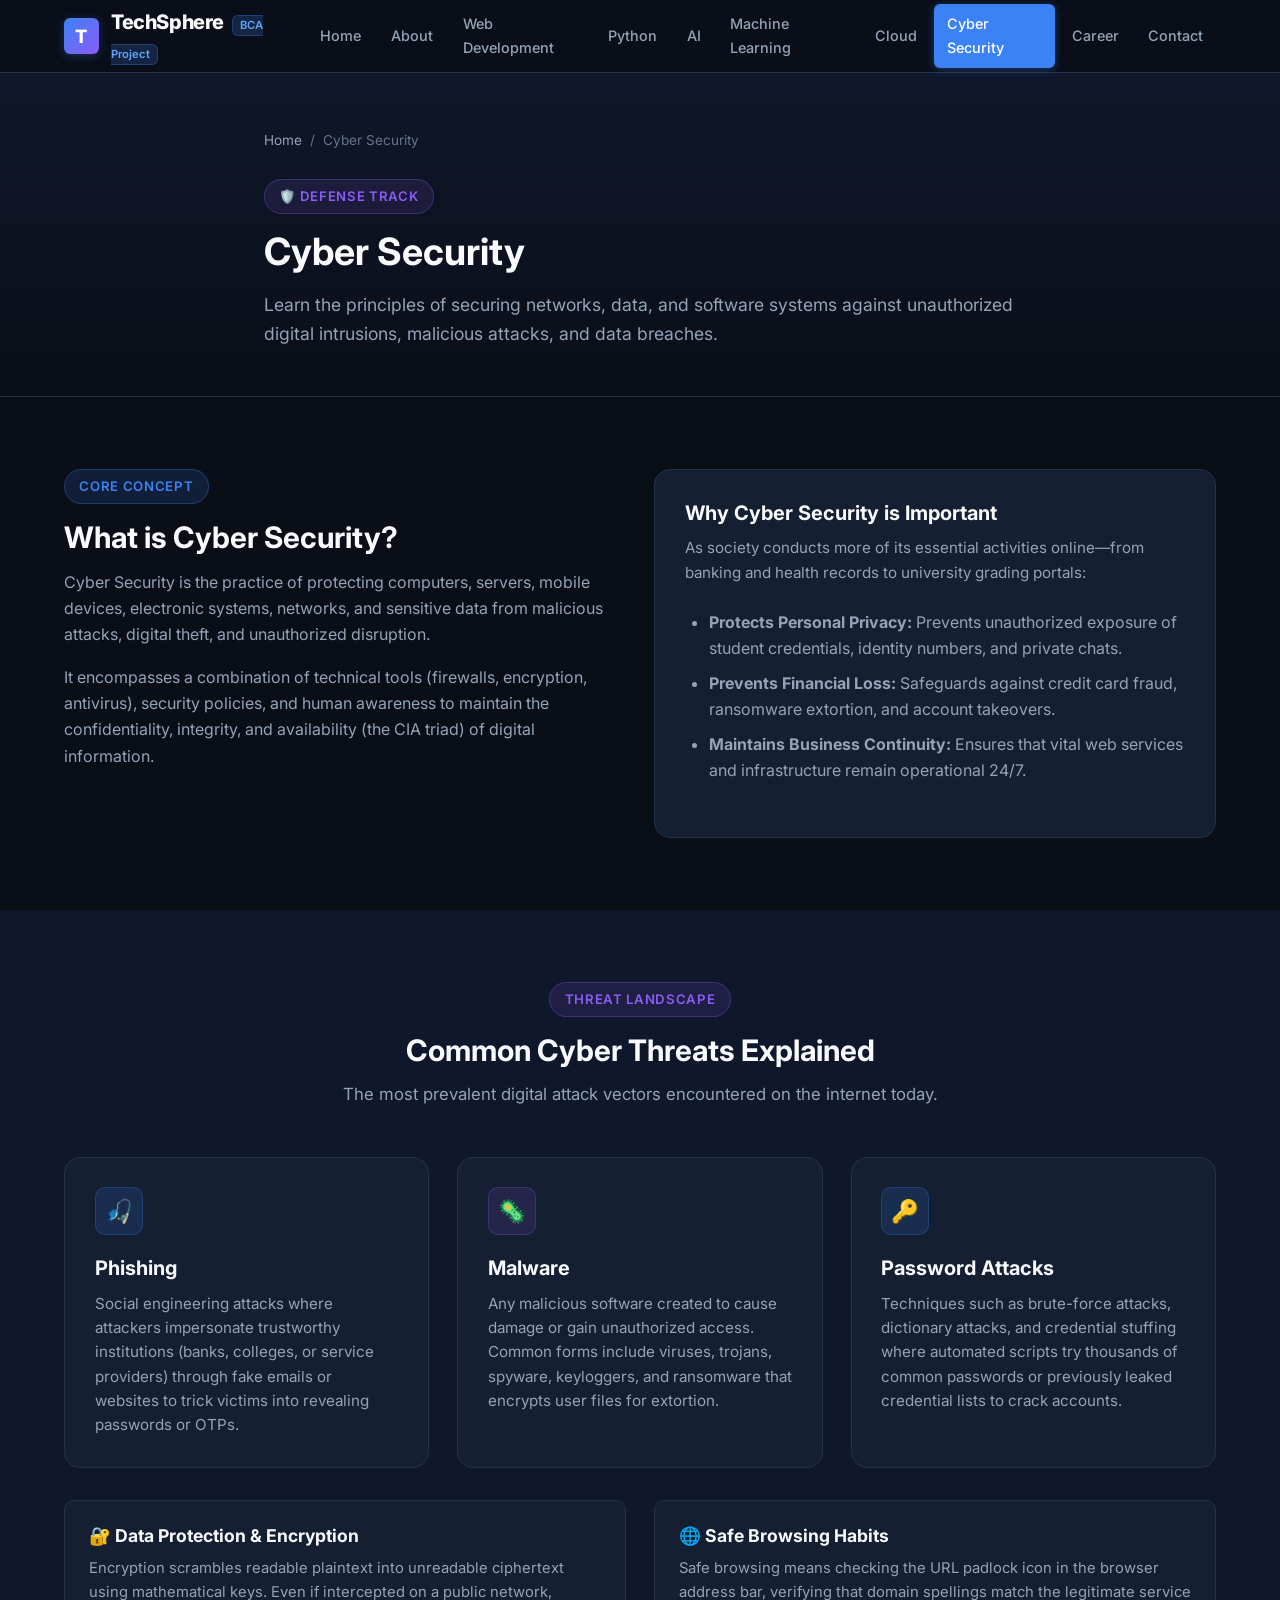
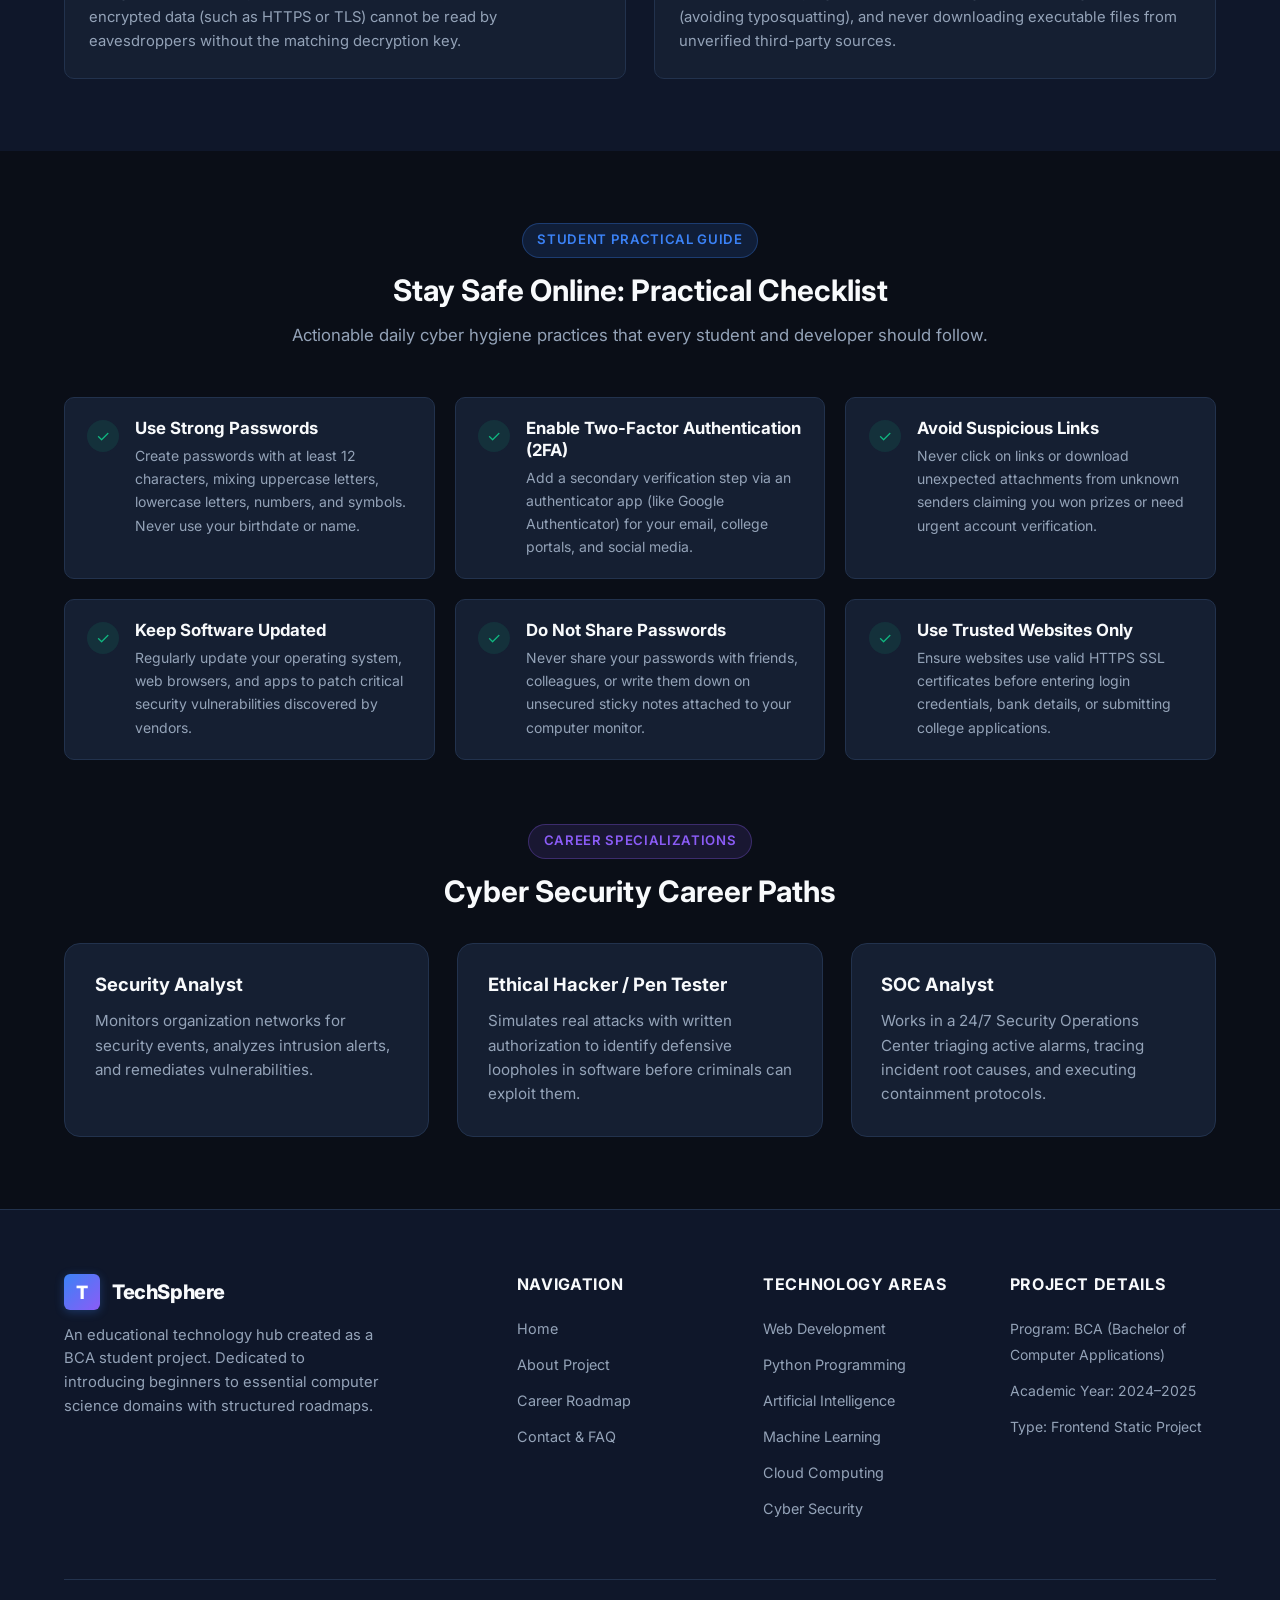
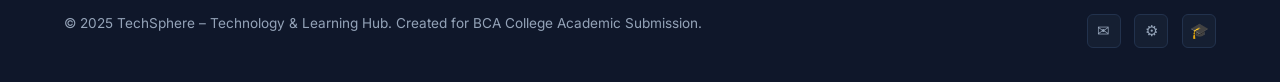
<file: cyber-security.html>
<!DOCTYPE html>
<html lang="en">
<head>
  <meta charset="UTF-8">
  <meta name="viewport" content="width=device-width, initial-scale=1.0">
  <meta name="description" content="Cyber Security Guide – Learn common threats like phishing, malware, password attacks, data protection fundamentals, and practical online safety rules for BCA students.">
  <title>Cyber Security – TechSphere</title>
  <link rel="stylesheet" href="css/style.css">
  <link rel="preconnect" href="https://fonts.googleapis.com">
  <link rel="preconnect" href="https://fonts.gstatic.com" crossorigin>
  <link href="https://fonts.googleapis.com/css2?family=Inter:wght@400;500;600;700;800&family=Fira+Code:wght@400;500&display=swap" rel="stylesheet">
</head>
<body>

  <!-- Sticky Navigation Header -->
  <header class="header">
    <div class="container nav-container">
      <a href="index.html" class="brand" aria-label="TechSphere Home">
        <div class="brand-icon">T</div>
        <div>
          <span class="brand-name">TechSphere</span>
          <span class="brand-badge">BCA Project</span>
        </div>
      </a>

      <button class="mobile-toggle" id="mobileToggle" aria-label="Toggle navigation menu" aria-expanded="false">
        ☰
      </button>

      <nav>
        <ul class="nav-menu" id="navMenu">
          <li class="nav-item"><a href="index.html" class="nav-link">Home</a></li>
          <li class="nav-item"><a href="about.html" class="nav-link">About</a></li>
          <li class="nav-item"><a href="web-development.html" class="nav-link">Web Development</a></li>
          <li class="nav-item"><a href="python.html" class="nav-link">Python</a></li>
          <li class="nav-item"><a href="ai.html" class="nav-link">AI</a></li>
          <li class="nav-item"><a href="machine-learning.html" class="nav-link">Machine Learning</a></li>
          <li class="nav-item"><a href="cloud-computing.html" class="nav-link">Cloud</a></li>
          <li class="nav-item"><a href="cyber-security.html" class="nav-link active">Cyber Security</a></li>
          <li class="nav-item"><a href="career.html" class="nav-link">Career</a></li>
          <li class="nav-item"><a href="contact.html" class="nav-link">Contact</a></li>
        </ul>
      </nav>
    </div>
  </header>

  <main class="main-content">
    <!-- Page Header -->
    <section class="page-header">
      <div class="container page-header-content">
        <ul class="breadcrumb">
          <li><a href="index.html">Home</a></li>
          <li class="breadcrumb-separator">/</li>
          <li>Cyber Security</li>
        </ul>
        <span class="section-badge purple">🛡️ Defense Track</span>
        <h1>Cyber Security</h1>
        <p>
          Learn the principles of securing networks, data, and software systems against unauthorized digital intrusions, malicious attacks, and data breaches.
        </p>
      </div>
    </section>

    <!-- What is Cyber Security & Importance -->
    <section class="section">
      <div class="container">
        <div class="cards-grid-2">
          <div>
            <span class="section-badge">Core Concept</span>
            <h2>What is Cyber Security?</h2>
            <p>
              Cyber Security is the practice of protecting computers, servers, mobile devices, electronic systems, networks, and sensitive data from malicious attacks, digital theft, and unauthorized disruption.
            </p>
            <p>
              It encompasses a combination of technical tools (firewalls, encryption, antivirus), security policies, and human awareness to maintain the confidentiality, integrity, and availability (the CIA triad) of digital information.
            </p>
          </div>

          <div class="tech-card">
            <h3 class="card-title">Why Cyber Security is Important</h3>
            <p class="card-desc">
              As society conducts more of its essential activities online—from banking and health records to university grading portals:
            </p>
            <ul>
              <li><strong>Protects Personal Privacy:</strong> Prevents unauthorized exposure of student credentials, identity numbers, and private chats.</li>
              <li><strong>Prevents Financial Loss:</strong> Safeguards against credit card fraud, ransomware extortion, and account takeovers.</li>
              <li><strong>Maintains Business Continuity:</strong> Ensures that vital web services and infrastructure remain operational 24/7.</li>
            </ul>
          </div>
        </div>
      </div>
    </section>

    <!-- Common Cyber Threats -->
    <section class="section section-alt">
      <div class="container">
        <div class="section-title-wrap">
          <span class="section-badge purple">Threat Landscape</span>
          <h2 class="section-title">Common Cyber Threats Explained</h2>
          <p class="section-subtitle">
            The most prevalent digital attack vectors encountered on the internet today.
          </p>
        </div>

        <div class="cards-grid-3">
          <!-- Phishing -->
          <div class="tech-card">
            <div class="card-icon-wrap">🎣</div>
            <h3 class="card-title">Phishing</h3>
            <p class="card-desc">
              Social engineering attacks where attackers impersonate trustworthy institutions (banks, colleges, or service providers) through fake emails or websites to trick victims into revealing passwords or OTPs.
            </p>
          </div>

          <!-- Malware -->
          <div class="tech-card">
            <div class="card-icon-wrap purple">🦠</div>
            <h3 class="card-title">Malware</h3>
            <p class="card-desc">
              Any malicious software created to cause damage or gain unauthorized access. Common forms include viruses, trojans, spyware, keyloggers, and ransomware that encrypts user files for extortion.
            </p>
          </div>

          <!-- Password Attacks -->
          <div class="tech-card">
            <div class="card-icon-wrap">🔑</div>
            <h3 class="card-title">Password Attacks</h3>
            <p class="card-desc">
              Techniques such as brute-force attacks, dictionary attacks, and credential stuffing where automated scripts try thousands of common passwords or previously leaked credential lists to crack accounts.
            </p>
          </div>
        </div>

        <!-- Data Protection & Safe Browsing -->
        <div class="cards-grid-2" style="margin-top: 2rem;">
          <div class="feature-box">
            <h4>🔐 Data Protection & Encryption</h4>
            <p>
              Encryption scrambles readable plaintext into unreadable ciphertext using mathematical keys. Even if intercepted on a public network, encrypted data (such as HTTPS or TLS) cannot be read by eavesdroppers without the matching decryption key.
            </p>
          </div>

          <div class="feature-box">
            <h4>🌐 Safe Browsing Habits</h4>
            <p>
              Safe browsing means checking the URL padlock icon in the browser address bar, verifying that domain spellings match the legitimate service (avoiding typosquatting), and never downloading executable files from unverified third-party sources.
            </p>
          </div>
        </div>
      </div>
    </section>

    <!-- Stay Safe Online: Practical Checklist -->
    <section class="section">
      <div class="container">
        <div class="section-title-wrap">
          <span class="section-badge">Student Practical Guide</span>
          <h2 class="section-title">Stay Safe Online: Practical Checklist</h2>
          <p class="section-subtitle">
            Actionable daily cyber hygiene practices that every student and developer should follow.
          </p>
        </div>

        <div class="safety-checklist">
          <!-- Tip 1 -->
          <div class="safety-item">
            <div class="safety-icon">✓</div>
            <div>
              <h4>Use Strong Passwords</h4>
              <p>Create passwords with at least 12 characters, mixing uppercase letters, lowercase letters, numbers, and symbols. Never use your birthdate or name.</p>
            </div>
          </div>

          <!-- Tip 2 -->
          <div class="safety-item">
            <div class="safety-icon">✓</div>
            <div>
              <h4>Enable Two-Factor Authentication (2FA)</h4>
              <p>Add a secondary verification step via an authenticator app (like Google Authenticator) for your email, college portals, and social media.</p>
            </div>
          </div>

          <!-- Tip 3 -->
          <div class="safety-item">
            <div class="safety-icon">✓</div>
            <div>
              <h4>Avoid Suspicious Links</h4>
              <p>Never click on links or download unexpected attachments from unknown senders claiming you won prizes or need urgent account verification.</p>
            </div>
          </div>

          <!-- Tip 4 -->
          <div class="safety-item">
            <div class="safety-icon">✓</div>
            <div>
              <h4>Keep Software Updated</h4>
              <p>Regularly update your operating system, web browsers, and apps to patch critical security vulnerabilities discovered by vendors.</p>
            </div>
          </div>

          <!-- Tip 5 -->
          <div class="safety-item">
            <div class="safety-icon">✓</div>
            <div>
              <h4>Do Not Share Passwords</h4>
              <p>Never share your passwords with friends, colleagues, or write them down on unsecured sticky notes attached to your computer monitor.</p>
            </div>
          </div>

          <!-- Tip 6 -->
          <div class="safety-item">
            <div class="safety-icon">✓</div>
            <div>
              <h4>Use Trusted Websites Only</h4>
              <p>Ensure websites use valid HTTPS SSL certificates before entering login credentials, bank details, or submitting college applications.</p>
            </div>
          </div>
        </div>

        <!-- Careers in Cyber Security -->
        <div class="section-title-wrap" style="margin-top: 4rem; margin-bottom: 2rem;">
          <span class="section-badge purple">Career Specializations</span>
          <h2 class="section-title">Cyber Security Career Paths</h2>
        </div>

        <div class="cards-grid-3">
          <div class="tech-card">
            <h4>Security Analyst</h4>
            <p class="card-desc">Monitors organization networks for security events, analyzes intrusion alerts, and remediates vulnerabilities.</p>
          </div>
          <div class="tech-card">
            <h4>Ethical Hacker / Pen Tester</h4>
            <p class="card-desc">Simulates real attacks with written authorization to identify defensive loopholes in software before criminals can exploit them.</p>
          </div>
          <div class="tech-card">
            <h4>SOC Analyst</h4>
            <p class="card-desc">Works in a 24/7 Security Operations Center triaging active alarms, tracing incident root causes, and executing containment protocols.</p>
          </div>
        </div>
      </div>
    </section>
  </main>

  <!-- Global Footer -->
  <footer class="footer">
    <div class="container">
      <div class="footer-grid">
        <div class="footer-about">
          <a href="index.html" class="brand">
            <div class="brand-icon">T</div>
            <span class="brand-name">TechSphere</span>
          </a>
          <p>
            An educational technology hub created as a BCA student project. Dedicated to introducing beginners to essential computer science domains with structured roadmaps.
          </p>
        </div>

        <div class="footer-col">
          <h4>Navigation</h4>
          <ul class="footer-links">
            <li><a href="index.html">Home</a></li>
            <li><a href="about.html">About Project</a></li>
            <li><a href="career.html">Career Roadmap</a></li>
            <li><a href="contact.html">Contact & FAQ</a></li>
          </ul>
        </div>

        <div class="footer-col">
          <h4>Technology Areas</h4>
          <ul class="footer-links">
            <li><a href="web-development.html">Web Development</a></li>
            <li><a href="python.html">Python Programming</a></li>
            <li><a href="ai.html">Artificial Intelligence</a></li>
            <li><a href="machine-learning.html">Machine Learning</a></li>
            <li><a href="cloud-computing.html">Cloud Computing</a></li>
            <li><a href="cyber-security.html">Cyber Security</a></li>
          </ul>
        </div>

        <div class="footer-col">
          <h4>Project Details</h4>
          <ul class="footer-links">
            <li><span style="color: var(--text-secondary); font-size: 0.875rem;">Program: BCA (Bachelor of Computer Applications)</span></li>
            <li><span style="color: var(--text-secondary); font-size: 0.875rem;">Academic Year: 2024–2025</span></li>
            <li><span style="color: var(--text-secondary); font-size: 0.875rem;">Type: Frontend Static Project</span></li>
          </ul>
        </div>
      </div>

      <div class="footer-bottom">
        <p>&copy; 2025 TechSphere – Technology & Learning Hub. Created for BCA College Academic Submission.</p>
        <div class="footer-socials">
          <a href="contact.html" class="social-link" title="Contact Us" aria-label="Contact">✉</a>
          <a href="https://github.com" target="_blank" rel="noopener noreferrer" class="social-link" title="GitHub" aria-label="GitHub">⚙</a>
          <a href="career.html" class="social-link" title="Career Guide" aria-label="Career Roadmap">🎓</a>
        </div>
      </div>
    </div>
  </footer>

  <!-- Back to Top Floating Button -->
  <button class="back-to-top" id="backToTop" aria-label="Scroll back to top">↑</button>

  <script src="js/main.js"></script>
</body>
</html>
</file>
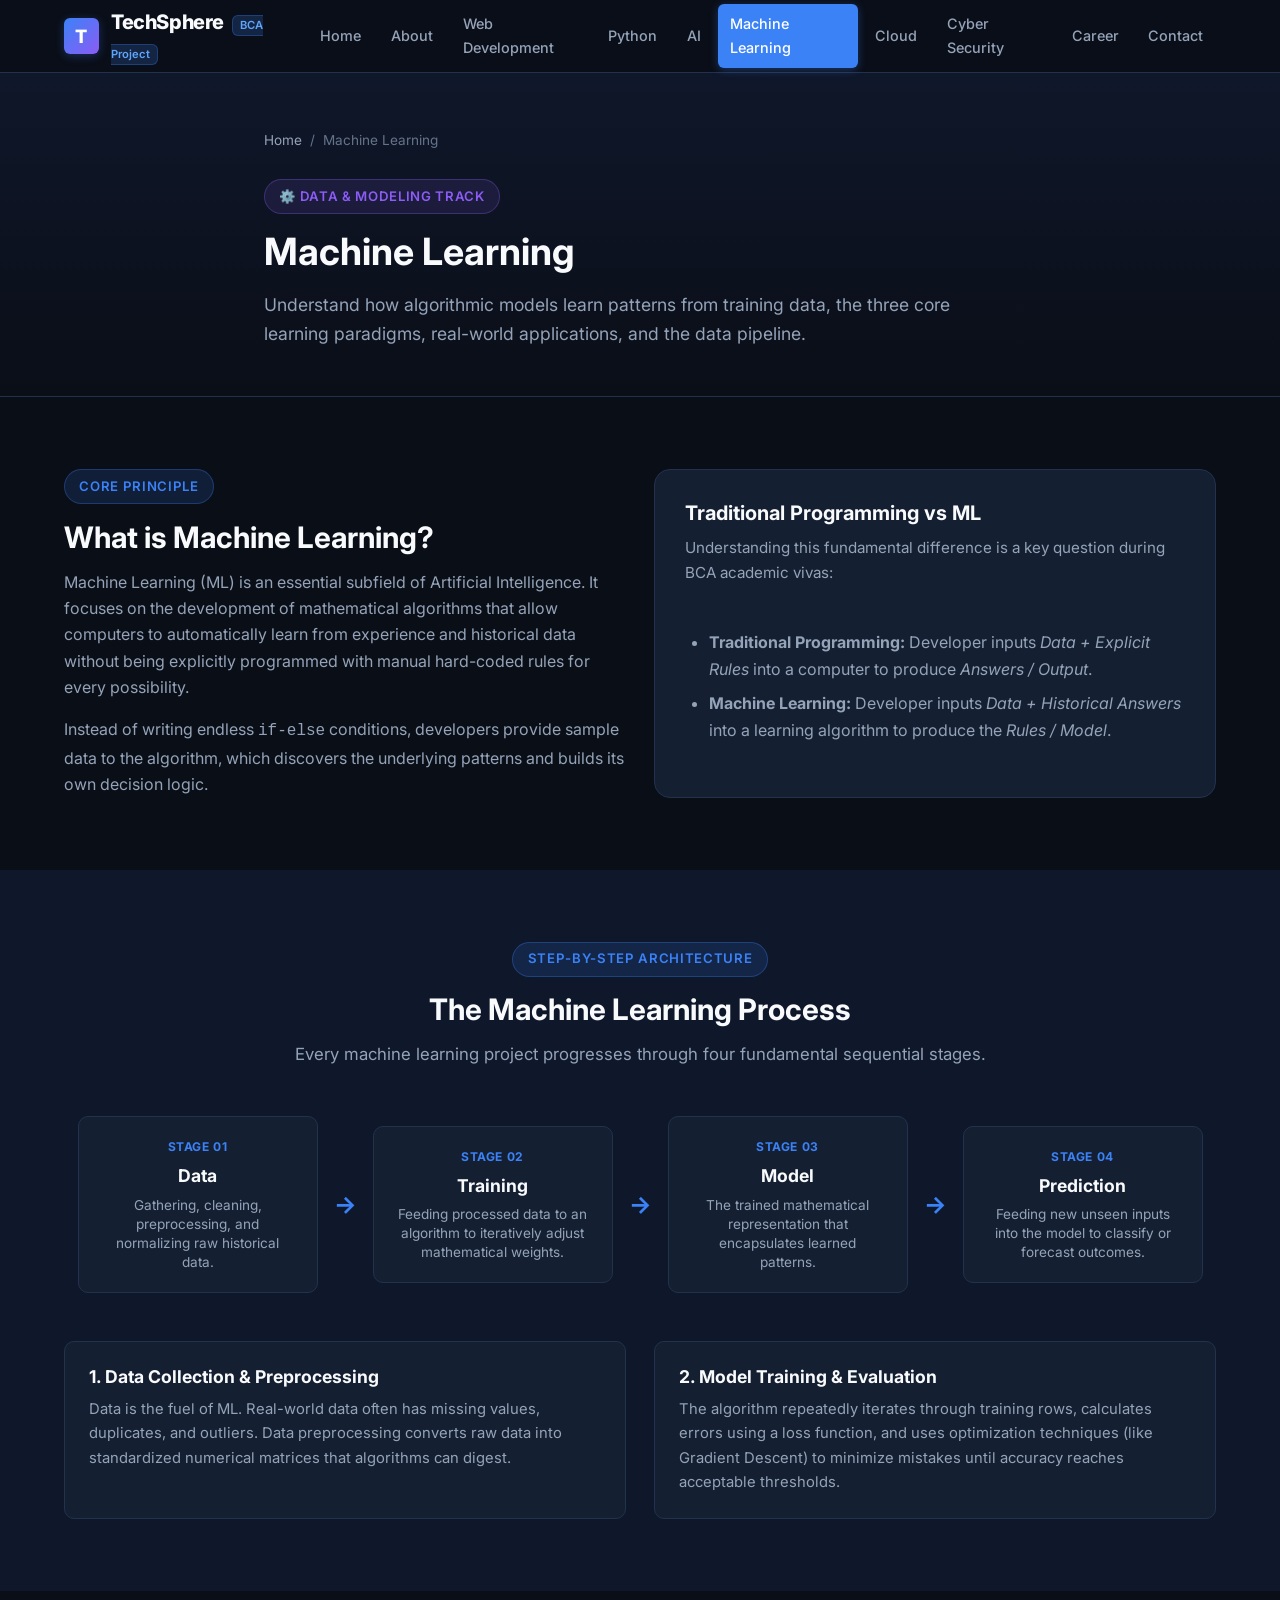
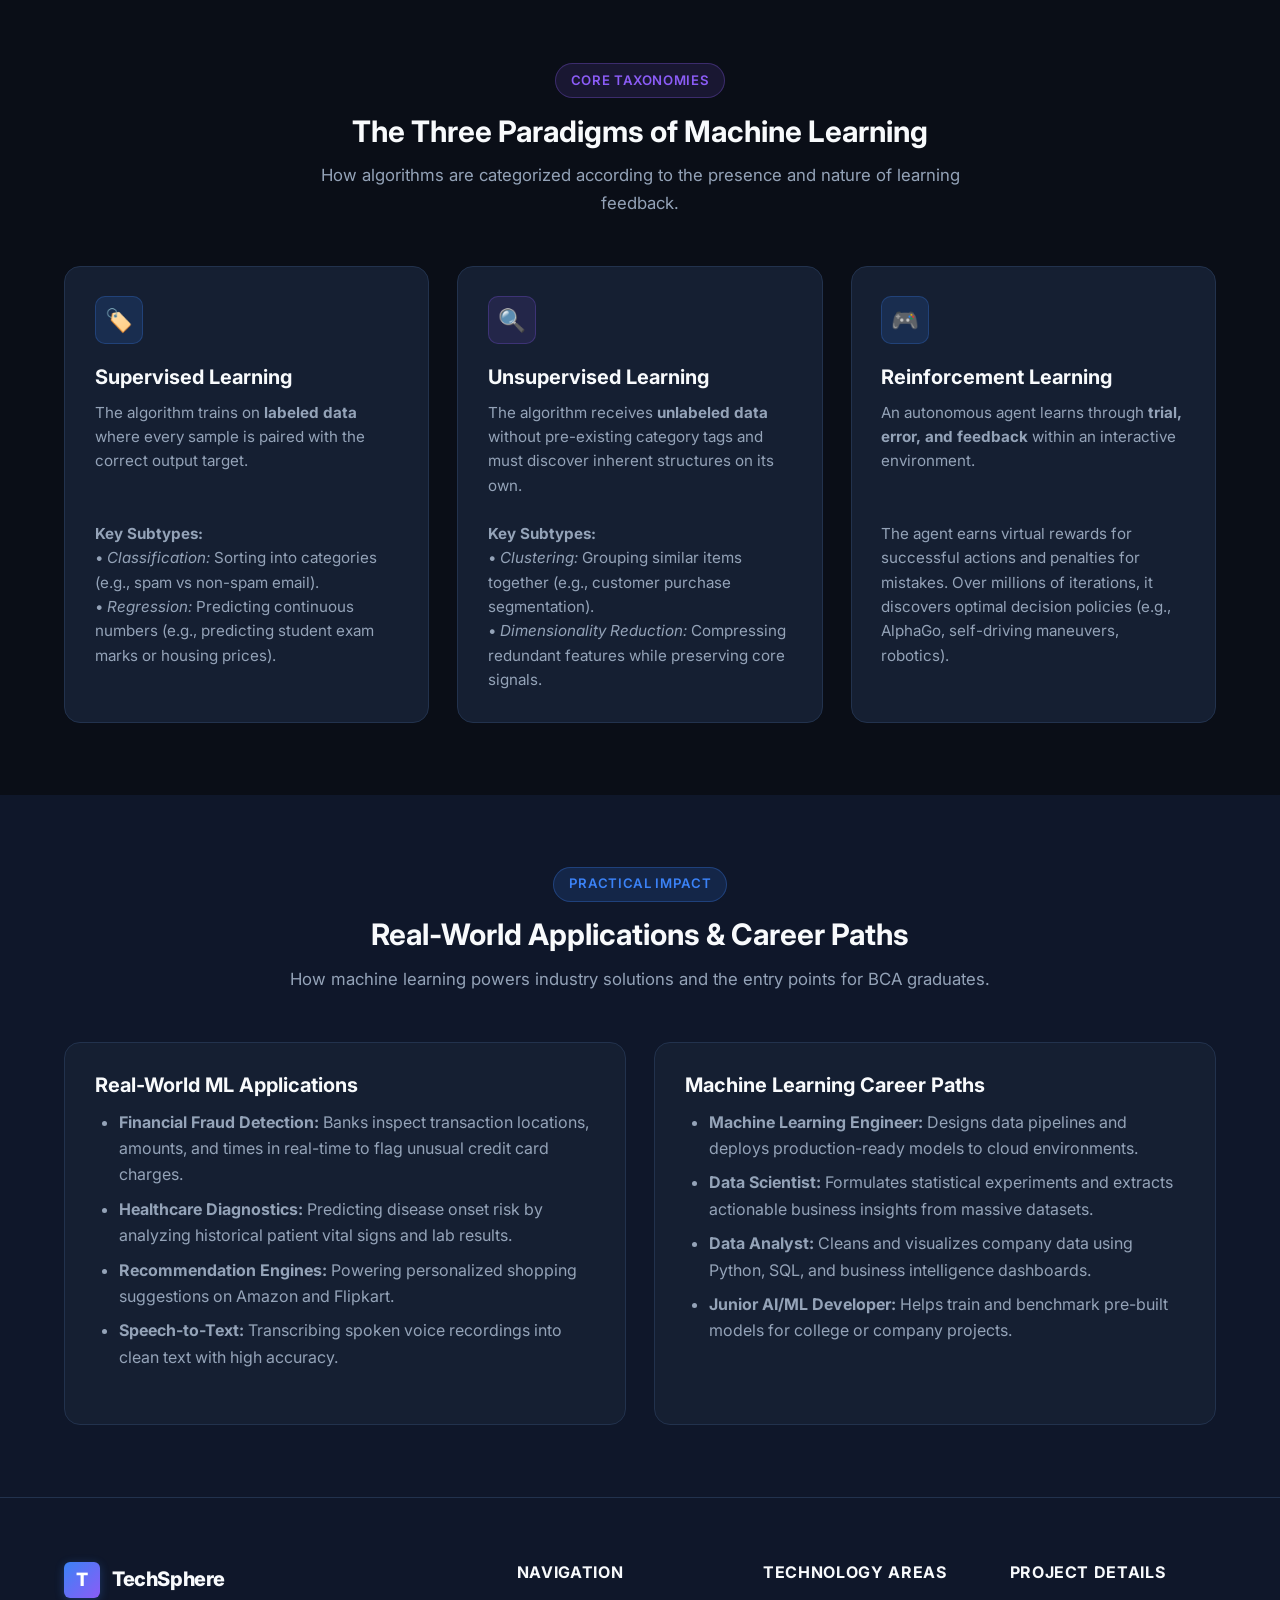
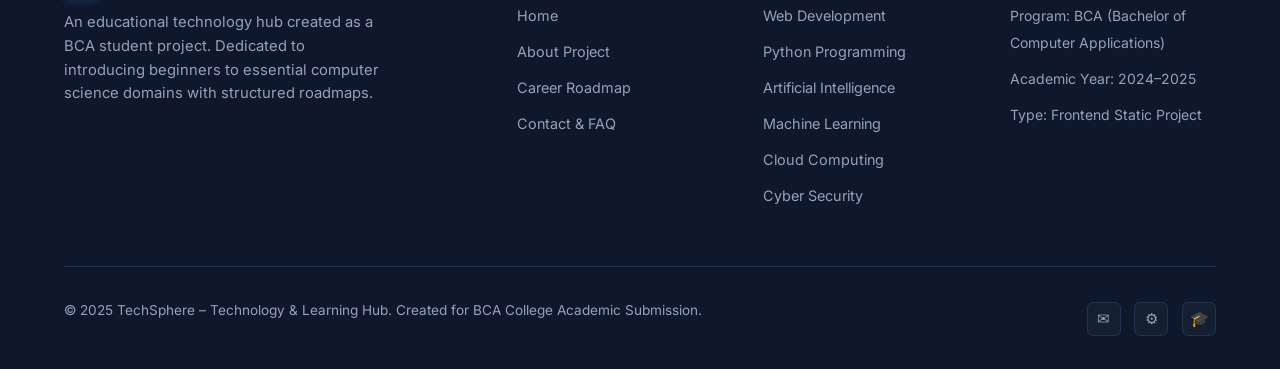
<file: machine-learning.html>
<!DOCTYPE html>
<html lang="en">
<head>
  <meta charset="UTF-8">
  <meta name="viewport" content="width=device-width, initial-scale=1.0">
  <meta name="description" content="Machine Learning Guide – Learn ML concepts, supervised, unsupervised, and reinforcement learning, with a visual process pipeline for BCA students.">
  <title>Machine Learning – TechSphere</title>
  <link rel="stylesheet" href="css/style.css">
  <link rel="preconnect" href="https://fonts.googleapis.com">
  <link rel="preconnect" href="https://fonts.gstatic.com" crossorigin>
  <link href="https://fonts.googleapis.com/css2?family=Inter:wght@400;500;600;700;800&family=Fira+Code:wght@400;500&display=swap" rel="stylesheet">
</head>
<body>

  <!-- Sticky Navigation Header -->
  <header class="header">
    <div class="container nav-container">
      <a href="index.html" class="brand" aria-label="TechSphere Home">
        <div class="brand-icon">T</div>
        <div>
          <span class="brand-name">TechSphere</span>
          <span class="brand-badge">BCA Project</span>
        </div>
      </a>

      <button class="mobile-toggle" id="mobileToggle" aria-label="Toggle navigation menu" aria-expanded="false">
        ☰
      </button>

      <nav>
        <ul class="nav-menu" id="navMenu">
          <li class="nav-item"><a href="index.html" class="nav-link">Home</a></li>
          <li class="nav-item"><a href="about.html" class="nav-link">About</a></li>
          <li class="nav-item"><a href="web-development.html" class="nav-link">Web Development</a></li>
          <li class="nav-item"><a href="python.html" class="nav-link">Python</a></li>
          <li class="nav-item"><a href="ai.html" class="nav-link">AI</a></li>
          <li class="nav-item"><a href="machine-learning.html" class="nav-link active">Machine Learning</a></li>
          <li class="nav-item"><a href="cloud-computing.html" class="nav-link">Cloud</a></li>
          <li class="nav-item"><a href="cyber-security.html" class="nav-link">Cyber Security</a></li>
          <li class="nav-item"><a href="career.html" class="nav-link">Career</a></li>
          <li class="nav-item"><a href="contact.html" class="nav-link">Contact</a></li>
        </ul>
      </nav>
    </div>
  </header>

  <main class="main-content">
    <!-- Page Header -->
    <section class="page-header">
      <div class="container page-header-content">
        <ul class="breadcrumb">
          <li><a href="index.html">Home</a></li>
          <li class="breadcrumb-separator">/</li>
          <li>Machine Learning</li>
        </ul>
        <span class="section-badge purple">⚙️ Data & Modeling Track</span>
        <h1>Machine Learning</h1>
        <p>
          Understand how algorithmic models learn patterns from training data, the three core learning paradigms, real-world applications, and the data pipeline.
        </p>
      </div>
    </section>

    <!-- What is ML & Paradigm Shift -->
    <section class="section">
      <div class="container">
        <div class="cards-grid-2">
          <div>
            <span class="section-badge">Core Principle</span>
            <h2>What is Machine Learning?</h2>
            <p>
              Machine Learning (ML) is an essential subfield of Artificial Intelligence. It focuses on the development of mathematical algorithms that allow computers to automatically learn from experience and historical data without being explicitly programmed with manual hard-coded rules for every possibility.
            </p>
            <p>
              Instead of writing endless <code>if-else</code> conditions, developers provide sample data to the algorithm, which discovers the underlying patterns and builds its own decision logic.
            </p>
          </div>

          <div class="tech-card">
            <h3 class="card-title">Traditional Programming vs ML</h3>
            <p class="card-desc">
              Understanding this fundamental difference is a key question during BCA academic vivas:
            </p>
            <ul>
              <li><strong>Traditional Programming:</strong> Developer inputs <em>Data + Explicit Rules</em> into a computer to produce <em>Answers / Output</em>.</li>
              <li><strong>Machine Learning:</strong> Developer inputs <em>Data + Historical Answers</em> into a learning algorithm to produce the <em>Rules / Model</em>.</li>
            </ul>
          </div>
        </div>
      </div>
    </section>

    <!-- Visual Process Flow: Data -> Training -> Model -> Prediction -->
    <section class="section section-alt">
      <div class="container">
        <div class="section-title-wrap">
          <span class="section-badge">Step-by-Step Architecture</span>
          <h2 class="section-title">The Machine Learning Process</h2>
          <p class="section-subtitle">
            Every machine learning project progresses through four fundamental sequential stages.
          </p>
        </div>

        <div class="process-flow">
          <!-- Step 1: Data -->
          <div class="process-step">
            <div class="process-step-num">Stage 01</div>
            <div class="process-step-name">Data</div>
            <div class="process-step-desc">Gathering, cleaning, preprocessing, and normalizing raw historical data.</div>
          </div>

          <div class="process-arrow">→</div>

          <!-- Step 2: Training -->
          <div class="process-step">
            <div class="process-step-num">Stage 02</div>
            <div class="process-step-name">Training</div>
            <div class="process-step-desc">Feeding processed data to an algorithm to iteratively adjust mathematical weights.</div>
          </div>

          <div class="process-arrow">→</div>

          <!-- Step 3: Model -->
          <div class="process-step">
            <div class="process-step-num">Stage 03</div>
            <div class="process-step-name">Model</div>
            <div class="process-step-desc">The trained mathematical representation that encapsulates learned patterns.</div>
          </div>

          <div class="process-arrow">→</div>

          <!-- Step 4: Prediction -->
          <div class="process-step">
            <div class="process-step-num">Stage 04</div>
            <div class="process-step-name">Prediction</div>
            <div class="process-step-desc">Feeding new unseen inputs into the model to classify or forecast outcomes.</div>
          </div>
        </div>

        <!-- Detailed Breakdown -->
        <div class="cards-grid-2" style="margin-top: 3rem;">
          <div class="feature-box">
            <h4>1. Data Collection & Preprocessing</h4>
            <p>
              Data is the fuel of ML. Real-world data often has missing values, duplicates, and outliers. Data preprocessing converts raw data into standardized numerical matrices that algorithms can digest.
            </p>
          </div>

          <div class="feature-box">
            <h4>2. Model Training & Evaluation</h4>
            <p>
              The algorithm repeatedly iterates through training rows, calculates errors using a loss function, and uses optimization techniques (like Gradient Descent) to minimize mistakes until accuracy reaches acceptable thresholds.
            </p>
          </div>
        </div>
      </div>
    </section>

    <!-- Three Main Types of Machine Learning -->
    <section class="section">
      <div class="container">
        <div class="section-title-wrap">
          <span class="section-badge purple">Core Taxonomies</span>
          <h2 class="section-title">The Three Paradigms of Machine Learning</h2>
          <p class="section-subtitle">
            How algorithms are categorized according to the presence and nature of learning feedback.
          </p>
        </div>

        <div class="cards-grid-3">
          <!-- Supervised Learning -->
          <div class="tech-card">
            <div class="card-icon-wrap">🏷️</div>
            <h3 class="card-title">Supervised Learning</h3>
            <p class="card-desc">
              The algorithm trains on <strong>labeled data</strong> where every sample is paired with the correct output target.
            </p>
            <p class="card-desc">
              <strong>Key Subtypes:</strong><br>
              • <em>Classification:</em> Sorting into categories (e.g., spam vs non-spam email).<br>
              • <em>Regression:</em> Predicting continuous numbers (e.g., predicting student exam marks or housing prices).
            </p>
          </div>

          <!-- Unsupervised Learning -->
          <div class="tech-card">
            <div class="card-icon-wrap purple">🔍</div>
            <h3 class="card-title">Unsupervised Learning</h3>
            <p class="card-desc">
              The algorithm receives <strong>unlabeled data</strong> without pre-existing category tags and must discover inherent structures on its own.
            </p>
            <p class="card-desc">
              <strong>Key Subtypes:</strong><br>
              • <em>Clustering:</em> Grouping similar items together (e.g., customer purchase segmentation).<br>
              • <em>Dimensionality Reduction:</em> Compressing redundant features while preserving core signals.
            </p>
          </div>

          <!-- Reinforcement Learning -->
          <div class="tech-card">
            <div class="card-icon-wrap">🎮</div>
            <h3 class="card-title">Reinforcement Learning</h3>
            <p class="card-desc">
              An autonomous agent learns through <strong>trial, error, and feedback</strong> within an interactive environment.
            </p>
            <p class="card-desc">
              The agent earns virtual rewards for successful actions and penalties for mistakes. Over millions of iterations, it discovers optimal decision policies (e.g., AlphaGo, self-driving maneuvers, robotics).
            </p>
          </div>
        </div>
      </div>
    </section>

    <!-- Real-World Applications & Career Opportunities -->
    <section class="section section-alt">
      <div class="container">
        <div class="section-title-wrap">
          <span class="section-badge">Practical Impact</span>
          <h2 class="section-title">Real-World Applications & Career Paths</h2>
          <p class="section-subtitle">
            How machine learning powers industry solutions and the entry points for BCA graduates.
          </p>
        </div>

        <div class="cards-grid-2">
          <!-- Applications -->
          <div class="tech-card">
            <h3 class="card-title">Real-World ML Applications</h3>
            <ul>
              <li><strong>Financial Fraud Detection:</strong> Banks inspect transaction locations, amounts, and times in real-time to flag unusual credit card charges.</li>
              <li><strong>Healthcare Diagnostics:</strong> Predicting disease onset risk by analyzing historical patient vital signs and lab results.</li>
              <li><strong>Recommendation Engines:</strong> Powering personalized shopping suggestions on Amazon and Flipkart.</li>
              <li><strong>Speech-to-Text:</strong> Transcribing spoken voice recordings into clean text with high accuracy.</li>
            </ul>
          </div>

          <!-- Careers -->
          <div class="tech-card">
            <h3 class="card-title">Machine Learning Career Paths</h3>
            <ul>
              <li><strong>Machine Learning Engineer:</strong> Designs data pipelines and deploys production-ready models to cloud environments.</li>
              <li><strong>Data Scientist:</strong> Formulates statistical experiments and extracts actionable business insights from massive datasets.</li>
              <li><strong>Data Analyst:</strong> Cleans and visualizes company data using Python, SQL, and business intelligence dashboards.</li>
              <li><strong>Junior AI/ML Developer:</strong> Helps train and benchmark pre-built models for college or company projects.</li>
            </ul>
          </div>
        </div>
      </div>
    </section>
  </main>

  <!-- Global Footer -->
  <footer class="footer">
    <div class="container">
      <div class="footer-grid">
        <div class="footer-about">
          <a href="index.html" class="brand">
            <div class="brand-icon">T</div>
            <span class="brand-name">TechSphere</span>
          </a>
          <p>
            An educational technology hub created as a BCA student project. Dedicated to introducing beginners to essential computer science domains with structured roadmaps.
          </p>
        </div>

        <div class="footer-col">
          <h4>Navigation</h4>
          <ul class="footer-links">
            <li><a href="index.html">Home</a></li>
            <li><a href="about.html">About Project</a></li>
            <li><a href="career.html">Career Roadmap</a></li>
            <li><a href="contact.html">Contact & FAQ</a></li>
          </ul>
        </div>

        <div class="footer-col">
          <h4>Technology Areas</h4>
          <ul class="footer-links">
            <li><a href="web-development.html">Web Development</a></li>
            <li><a href="python.html">Python Programming</a></li>
            <li><a href="ai.html">Artificial Intelligence</a></li>
            <li><a href="machine-learning.html">Machine Learning</a></li>
            <li><a href="cloud-computing.html">Cloud Computing</a></li>
            <li><a href="cyber-security.html">Cyber Security</a></li>
          </ul>
        </div>

        <div class="footer-col">
          <h4>Project Details</h4>
          <ul class="footer-links">
            <li><span style="color: var(--text-secondary); font-size: 0.875rem;">Program: BCA (Bachelor of Computer Applications)</span></li>
            <li><span style="color: var(--text-secondary); font-size: 0.875rem;">Academic Year: 2024–2025</span></li>
            <li><span style="color: var(--text-secondary); font-size: 0.875rem;">Type: Frontend Static Project</span></li>
          </ul>
        </div>
      </div>

      <div class="footer-bottom">
        <p>&copy; 2025 TechSphere – Technology & Learning Hub. Created for BCA College Academic Submission.</p>
        <div class="footer-socials">
          <a href="contact.html" class="social-link" title="Contact Us" aria-label="Contact">✉</a>
          <a href="https://github.com" target="_blank" rel="noopener noreferrer" class="social-link" title="GitHub" aria-label="GitHub">⚙</a>
          <a href="career.html" class="social-link" title="Career Guide" aria-label="Career Roadmap">🎓</a>
        </div>
      </div>
    </div>
  </footer>

  <!-- Back to Top Floating Button -->
  <button class="back-to-top" id="backToTop" aria-label="Scroll back to top">↑</button>

  <script src="js/main.js"></script>
</body>
</html>
</file>
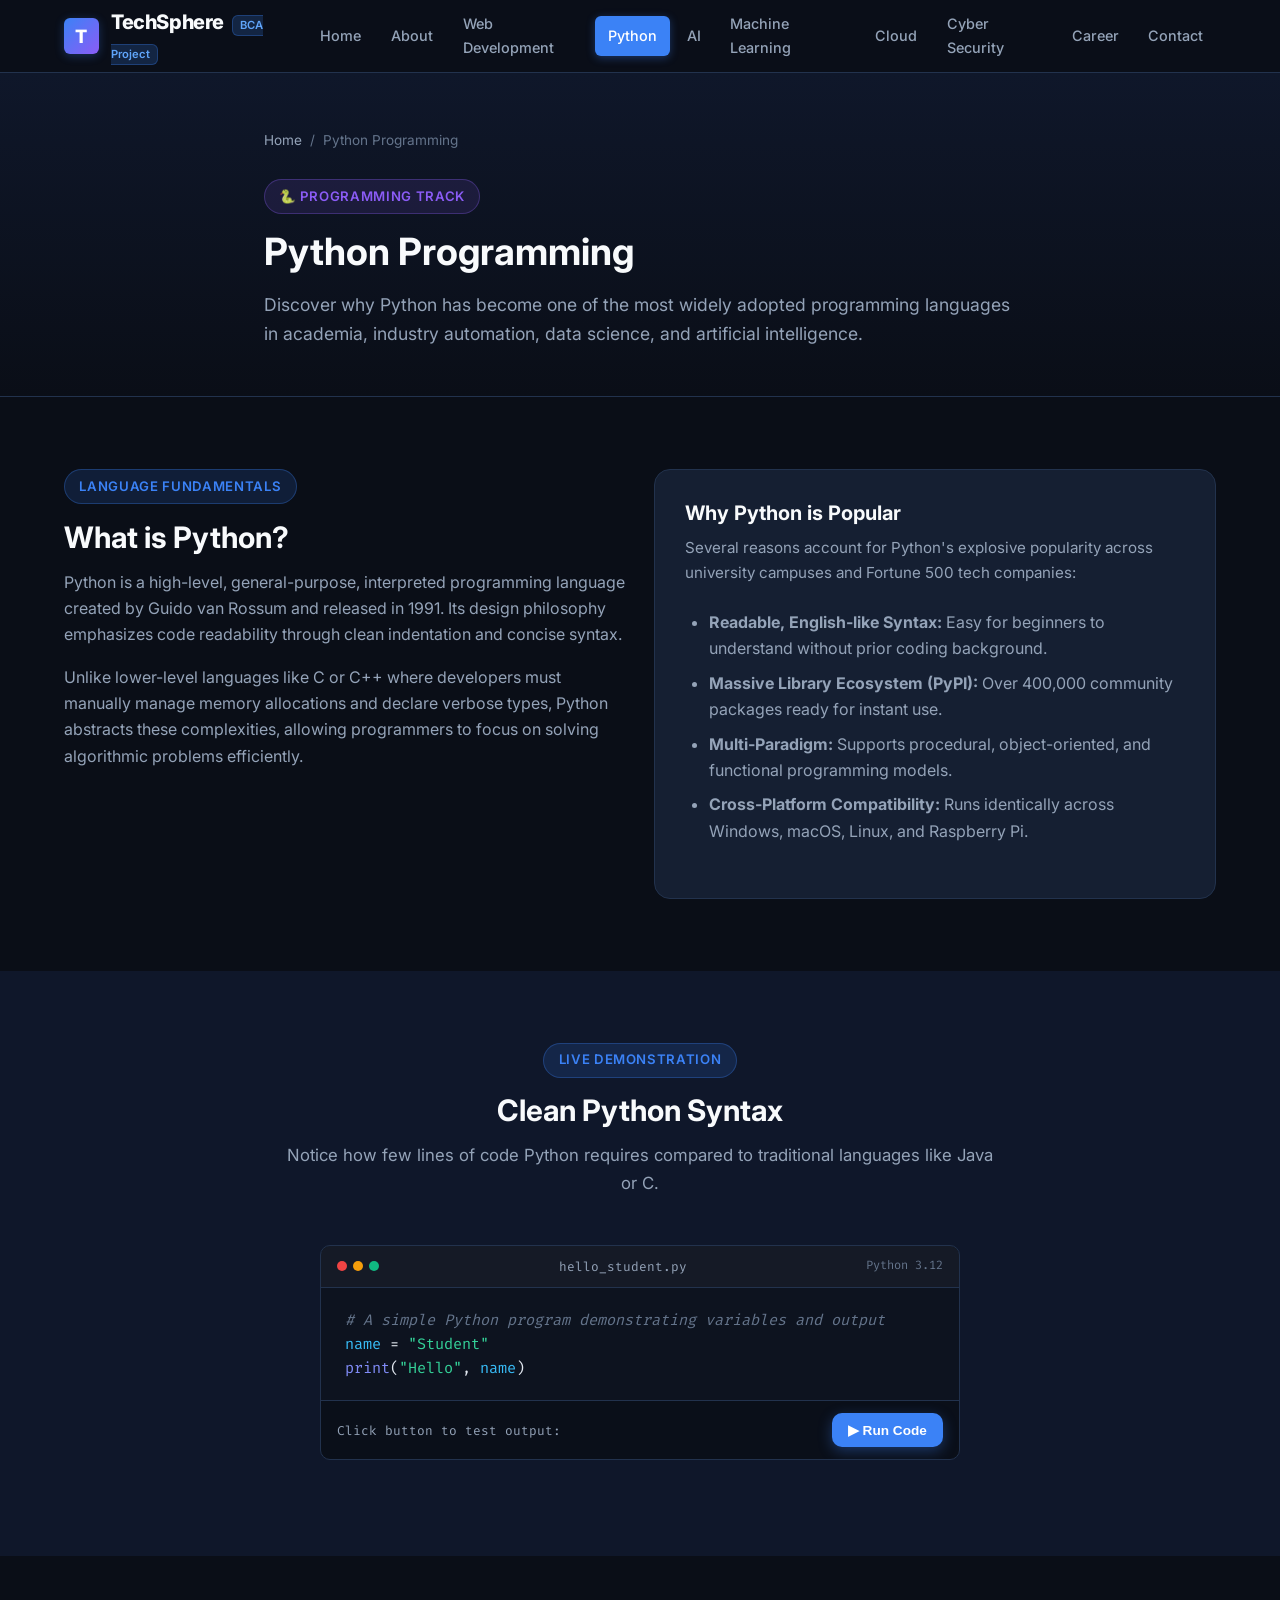
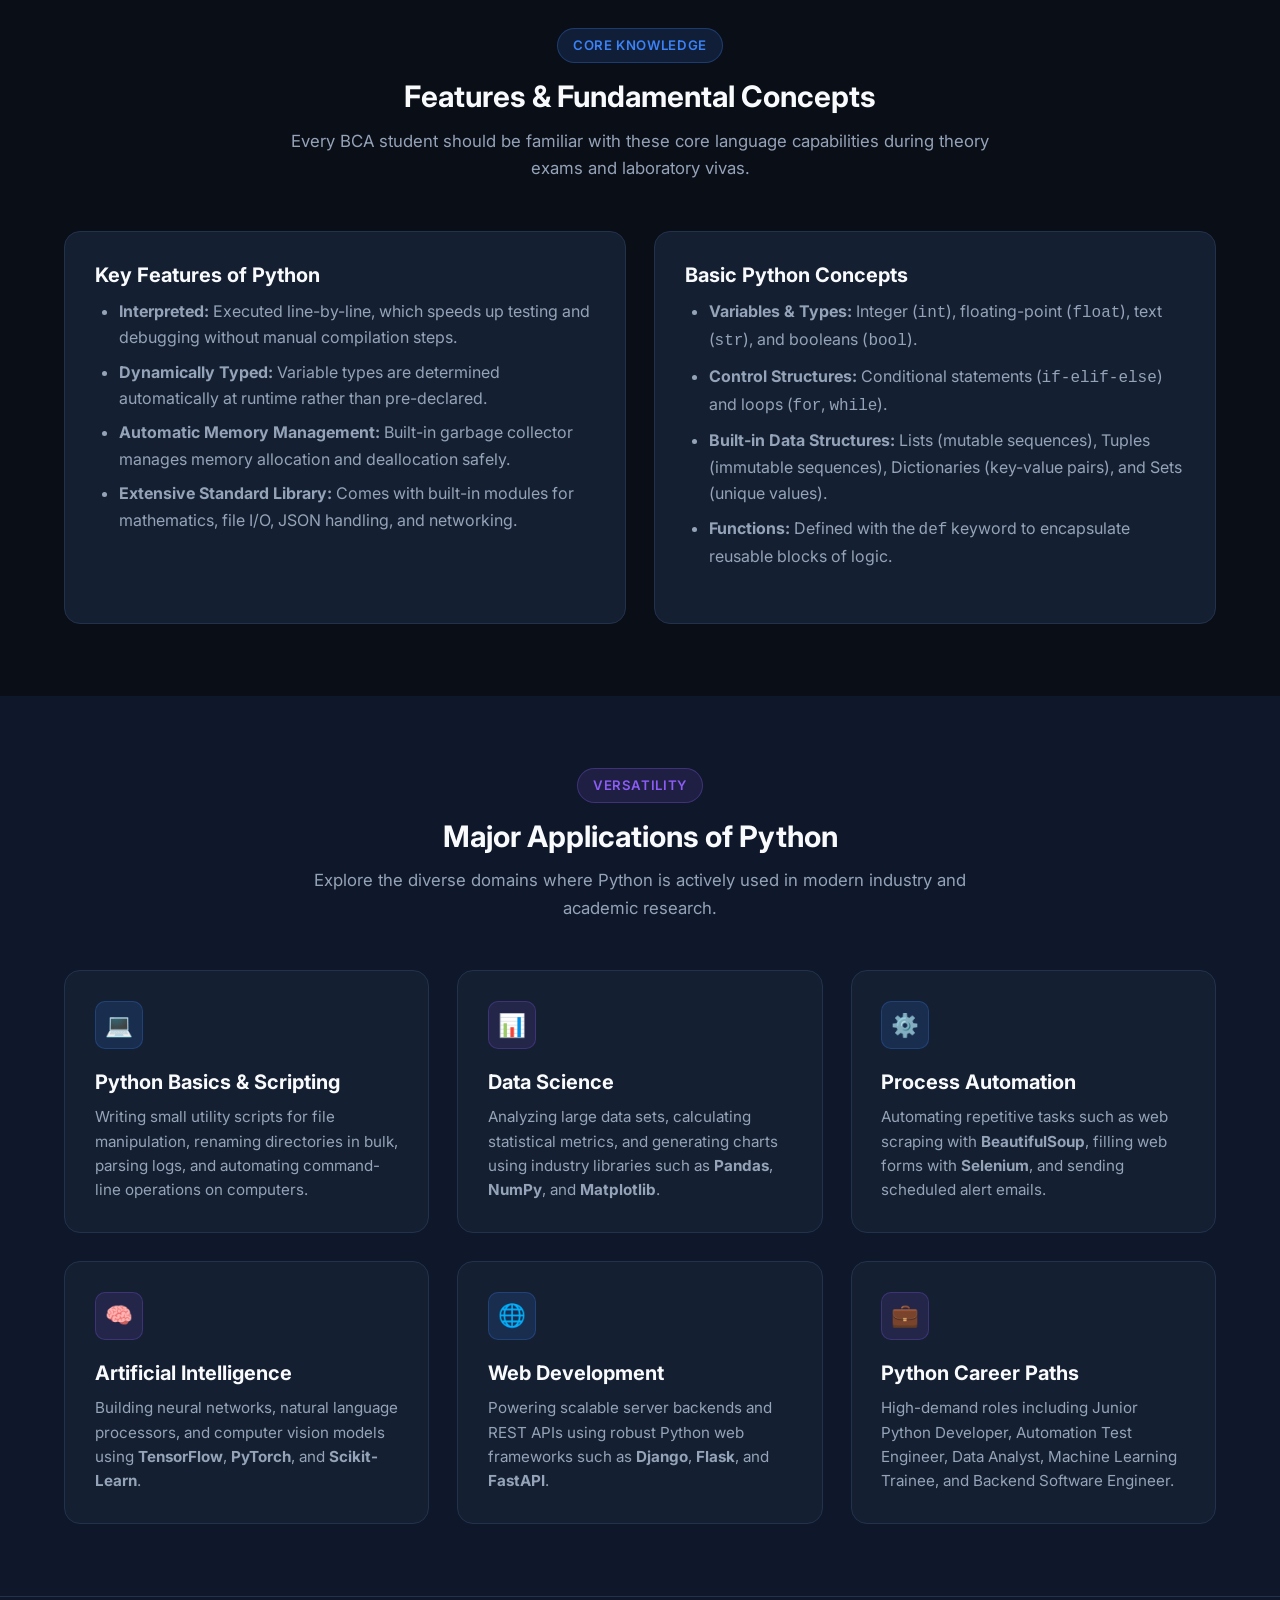
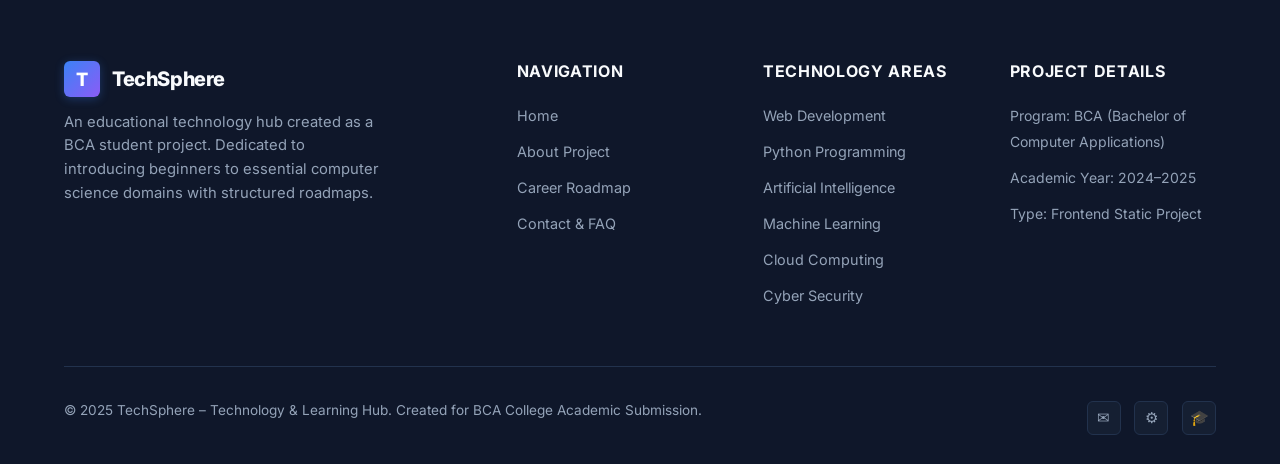
<file: python.html>
<!DOCTYPE html>
<html lang="en">
<head>
  <meta charset="UTF-8">
  <meta name="viewport" content="width=device-width, initial-scale=1.0">
  <meta name="description" content="Python Programming Guide – Learn Python fundamentals, syntax features, real applications in AI and automation, and view interactive code demonstrations for BCA students.">
  <title>Python Programming – TechSphere</title>
  <link rel="stylesheet" href="css/style.css">
  <link rel="preconnect" href="https://fonts.googleapis.com">
  <link rel="preconnect" href="https://fonts.gstatic.com" crossorigin>
  <link href="https://fonts.googleapis.com/css2?family=Inter:wght@400;500;600;700;800&family=Fira+Code:wght@400;500&display=swap" rel="stylesheet">
</head>
<body>

  <!-- Sticky Navigation Header -->
  <header class="header">
    <div class="container nav-container">
      <a href="index.html" class="brand" aria-label="TechSphere Home">
        <div class="brand-icon">T</div>
        <div>
          <span class="brand-name">TechSphere</span>
          <span class="brand-badge">BCA Project</span>
        </div>
      </a>

      <button class="mobile-toggle" id="mobileToggle" aria-label="Toggle navigation menu" aria-expanded="false">
        ☰
      </button>

      <nav>
        <ul class="nav-menu" id="navMenu">
          <li class="nav-item"><a href="index.html" class="nav-link">Home</a></li>
          <li class="nav-item"><a href="about.html" class="nav-link">About</a></li>
          <li class="nav-item"><a href="web-development.html" class="nav-link">Web Development</a></li>
          <li class="nav-item"><a href="python.html" class="nav-link active">Python</a></li>
          <li class="nav-item"><a href="ai.html" class="nav-link">AI</a></li>
          <li class="nav-item"><a href="machine-learning.html" class="nav-link">Machine Learning</a></li>
          <li class="nav-item"><a href="cloud-computing.html" class="nav-link">Cloud</a></li>
          <li class="nav-item"><a href="cyber-security.html" class="nav-link">Cyber Security</a></li>
          <li class="nav-item"><a href="career.html" class="nav-link">Career</a></li>
          <li class="nav-item"><a href="contact.html" class="nav-link">Contact</a></li>
        </ul>
      </nav>
    </div>
  </header>

  <main class="main-content">
    <!-- Page Header -->
    <section class="page-header">
      <div class="container page-header-content">
        <ul class="breadcrumb">
          <li><a href="index.html">Home</a></li>
          <li class="breadcrumb-separator">/</li>
          <li>Python Programming</li>
        </ul>
        <span class="section-badge purple">🐍 Programming Track</span>
        <h1>Python Programming</h1>
        <p>
          Discover why Python has become one of the most widely adopted programming languages in academia, industry automation, data science, and artificial intelligence.
        </p>
      </div>
    </section>

    <!-- What is Python & Why Popular -->
    <section class="section">
      <div class="container">
        <div class="cards-grid-2">
          <div>
            <span class="section-badge">Language Fundamentals</span>
            <h2>What is Python?</h2>
            <p>
              Python is a high-level, general-purpose, interpreted programming language created by Guido van Rossum and released in 1991. Its design philosophy emphasizes code readability through clean indentation and concise syntax.
            </p>
            <p>
              Unlike lower-level languages like C or C++ where developers must manually manage memory allocations and declare verbose types, Python abstracts these complexities, allowing programmers to focus on solving algorithmic problems efficiently.
            </p>
          </div>

          <div class="tech-card">
            <h3 class="card-title">Why Python is Popular</h3>
            <p class="card-desc">
              Several reasons account for Python's explosive popularity across university campuses and Fortune 500 tech companies:
            </p>
            <ul>
              <li><strong>Readable, English-like Syntax:</strong> Easy for beginners to understand without prior coding background.</li>
              <li><strong>Massive Library Ecosystem (PyPI):</strong> Over 400,000 community packages ready for instant use.</li>
              <li><strong>Multi-Paradigm:</strong> Supports procedural, object-oriented, and functional programming models.</li>
              <li><strong>Cross-Platform Compatibility:</strong> Runs identically across Windows, macOS, Linux, and Raspberry Pi.</li>
            </ul>
          </div>
        </div>
      </div>
    </section>

    <!-- Code Block Demonstration Section -->
    <section class="section section-alt">
      <div class="container">
        <div class="section-title-wrap">
          <span class="section-badge">Live Demonstration</span>
          <h2 class="section-title">Clean Python Syntax</h2>
          <p class="section-subtitle">
            Notice how few lines of code Python requires compared to traditional languages like Java or C.
          </p>
        </div>

        <div style="max-width: 640px; margin: 0 auto;">
          <div class="code-container">
            <div class="code-header">
              <div class="code-dots">
                <span class="code-dot red"></span>
                <span class="code-dot yellow"></span>
                <span class="code-dot green"></span>
              </div>
              <span class="code-title">hello_student.py</span>
              <span style="font-size:0.75rem; color:var(--text-muted);">Python 3.12</span>
            </div>
            <div class="code-body">
<pre><span class="code-comment"># A simple Python program demonstrating variables and output</span>
<span class="code-var">name</span> = <span class="code-str">"Student"</span>
<span class="code-func">print</span>(<span class="code-str">"Hello"</span>, <span class="code-var">name</span>)</pre>
            </div>
            <div class="code-run-bar">
              <span style="font-size:0.8rem; color:var(--text-secondary);">Click button to test output:</span>
              <button class="btn btn-primary btn-sm" id="runCodeBtn">▶ Run Code</button>
            </div>
          </div>
          <!-- Simulated terminal output -->
          <div class="sim-output" id="codeOutput"></div>
        </div>
      </div>
    </section>

    <!-- Core Features & Basic Concepts -->
    <section class="section">
      <div class="container">
        <div class="section-title-wrap">
          <span class="section-badge">Core Knowledge</span>
          <h2 class="section-title">Features & Fundamental Concepts</h2>
          <p class="section-subtitle">
            Every BCA student should be familiar with these core language capabilities during theory exams and laboratory vivas.
          </p>
        </div>

        <div class="cards-grid-2">
          <!-- Features -->
          <div class="tech-card">
            <h3 class="card-title">Key Features of Python</h3>
            <ul>
              <li><strong>Interpreted:</strong> Executed line-by-line, which speeds up testing and debugging without manual compilation steps.</li>
              <li><strong>Dynamically Typed:</strong> Variable types are determined automatically at runtime rather than pre-declared.</li>
              <li><strong>Automatic Memory Management:</strong> Built-in garbage collector manages memory allocation and deallocation safely.</li>
              <li><strong>Extensive Standard Library:</strong> Comes with built-in modules for mathematics, file I/O, JSON handling, and networking.</li>
            </ul>
          </div>

          <!-- Basic Concepts -->
          <div class="tech-card">
            <h3 class="card-title">Basic Python Concepts</h3>
            <ul>
              <li><strong>Variables & Types:</strong> Integer (<code>int</code>), floating-point (<code>float</code>), text (<code>str</code>), and booleans (<code>bool</code>).</li>
              <li><strong>Control Structures:</strong> Conditional statements (<code>if-elif-else</code>) and loops (<code>for</code>, <code>while</code>).</li>
              <li><strong>Built-in Data Structures:</strong> Lists (mutable sequences), Tuples (immutable sequences), Dictionaries (key-value pairs), and Sets (unique values).</li>
              <li><strong>Functions:</strong> Defined with the <code>def</code> keyword to encapsulate reusable blocks of logic.</li>
            </ul>
          </div>
        </div>
      </div>
    </section>

    <!-- Major Application Areas -->
    <section class="section section-alt">
      <div class="container">
        <div class="section-title-wrap">
          <span class="section-badge purple">Versatility</span>
          <h2 class="section-title">Major Applications of Python</h2>
          <p class="section-subtitle">
            Explore the diverse domains where Python is actively used in modern industry and academic research.
          </p>
        </div>

        <div class="cards-grid">
          <!-- Python Basics -->
          <div class="tech-card">
            <div class="card-icon-wrap">💻</div>
            <h3 class="card-title">Python Basics & Scripting</h3>
            <p class="card-desc">
              Writing small utility scripts for file manipulation, renaming directories in bulk, parsing logs, and automating command-line operations on computers.
            </p>
          </div>

          <!-- Data Science -->
          <div class="tech-card">
            <div class="card-icon-wrap purple">📊</div>
            <h3 class="card-title">Data Science</h3>
            <p class="card-desc">
              Analyzing large data sets, calculating statistical metrics, and generating charts using industry libraries such as <strong>Pandas</strong>, <strong>NumPy</strong>, and <strong>Matplotlib</strong>.
            </p>
          </div>

          <!-- Automation -->
          <div class="tech-card">
            <div class="card-icon-wrap">⚙️</div>
            <h3 class="card-title">Process Automation</h3>
            <p class="card-desc">
              Automating repetitive tasks such as web scraping with <strong>BeautifulSoup</strong>, filling web forms with <strong>Selenium</strong>, and sending scheduled alert emails.
            </p>
          </div>

          <!-- AI & ML -->
          <div class="tech-card">
            <div class="card-icon-wrap purple">🧠</div>
            <h3 class="card-title">Artificial Intelligence</h3>
            <p class="card-desc">
              Building neural networks, natural language processors, and computer vision models using <strong>TensorFlow</strong>, <strong>PyTorch</strong>, and <strong>Scikit-Learn</strong>.
            </p>
          </div>

          <!-- Web Development -->
          <div class="tech-card">
            <div class="card-icon-wrap">🌐</div>
            <h3 class="card-title">Web Development</h3>
            <p class="card-desc">
              Powering scalable server backends and REST APIs using robust Python web frameworks such as <strong>Django</strong>, <strong>Flask</strong>, and <strong>FastAPI</strong>.
            </p>
          </div>

          <!-- Career in Python -->
          <div class="tech-card">
            <div class="card-icon-wrap purple">💼</div>
            <h3 class="card-title">Python Career Paths</h3>
            <p class="card-desc">
              High-demand roles including Junior Python Developer, Automation Test Engineer, Data Analyst, Machine Learning Trainee, and Backend Software Engineer.
            </p>
          </div>
        </div>
      </div>
    </section>
  </main>

  <!-- Global Footer -->
  <footer class="footer">
    <div class="container">
      <div class="footer-grid">
        <div class="footer-about">
          <a href="index.html" class="brand">
            <div class="brand-icon">T</div>
            <span class="brand-name">TechSphere</span>
          </a>
          <p>
            An educational technology hub created as a BCA student project. Dedicated to introducing beginners to essential computer science domains with structured roadmaps.
          </p>
        </div>

        <div class="footer-col">
          <h4>Navigation</h4>
          <ul class="footer-links">
            <li><a href="index.html">Home</a></li>
            <li><a href="about.html">About Project</a></li>
            <li><a href="career.html">Career Roadmap</a></li>
            <li><a href="contact.html">Contact & FAQ</a></li>
          </ul>
        </div>

        <div class="footer-col">
          <h4>Technology Areas</h4>
          <ul class="footer-links">
            <li><a href="web-development.html">Web Development</a></li>
            <li><a href="python.html">Python Programming</a></li>
            <li><a href="ai.html">Artificial Intelligence</a></li>
            <li><a href="machine-learning.html">Machine Learning</a></li>
            <li><a href="cloud-computing.html">Cloud Computing</a></li>
            <li><a href="cyber-security.html">Cyber Security</a></li>
          </ul>
        </div>

        <div class="footer-col">
          <h4>Project Details</h4>
          <ul class="footer-links">
            <li><span style="color: var(--text-secondary); font-size: 0.875rem;">Program: BCA (Bachelor of Computer Applications)</span></li>
            <li><span style="color: var(--text-secondary); font-size: 0.875rem;">Academic Year: 2024–2025</span></li>
            <li><span style="color: var(--text-secondary); font-size: 0.875rem;">Type: Frontend Static Project</span></li>
          </ul>
        </div>
      </div>

      <div class="footer-bottom">
        <p>&copy; 2025 TechSphere – Technology & Learning Hub. Created for BCA College Academic Submission.</p>
        <div class="footer-socials">
          <a href="contact.html" class="social-link" title="Contact Us" aria-label="Contact">✉</a>
          <a href="https://github.com" target="_blank" rel="noopener noreferrer" class="social-link" title="GitHub" aria-label="GitHub">⚙</a>
          <a href="career.html" class="social-link" title="Career Guide" aria-label="Career Roadmap">🎓</a>
        </div>
      </div>
    </div>
  </footer>

  <!-- Back to Top Floating Button -->
  <button class="back-to-top" id="backToTop" aria-label="Scroll back to top">↑</button>

  <script src="js/main.js"></script>
</body>
</html>
</file>
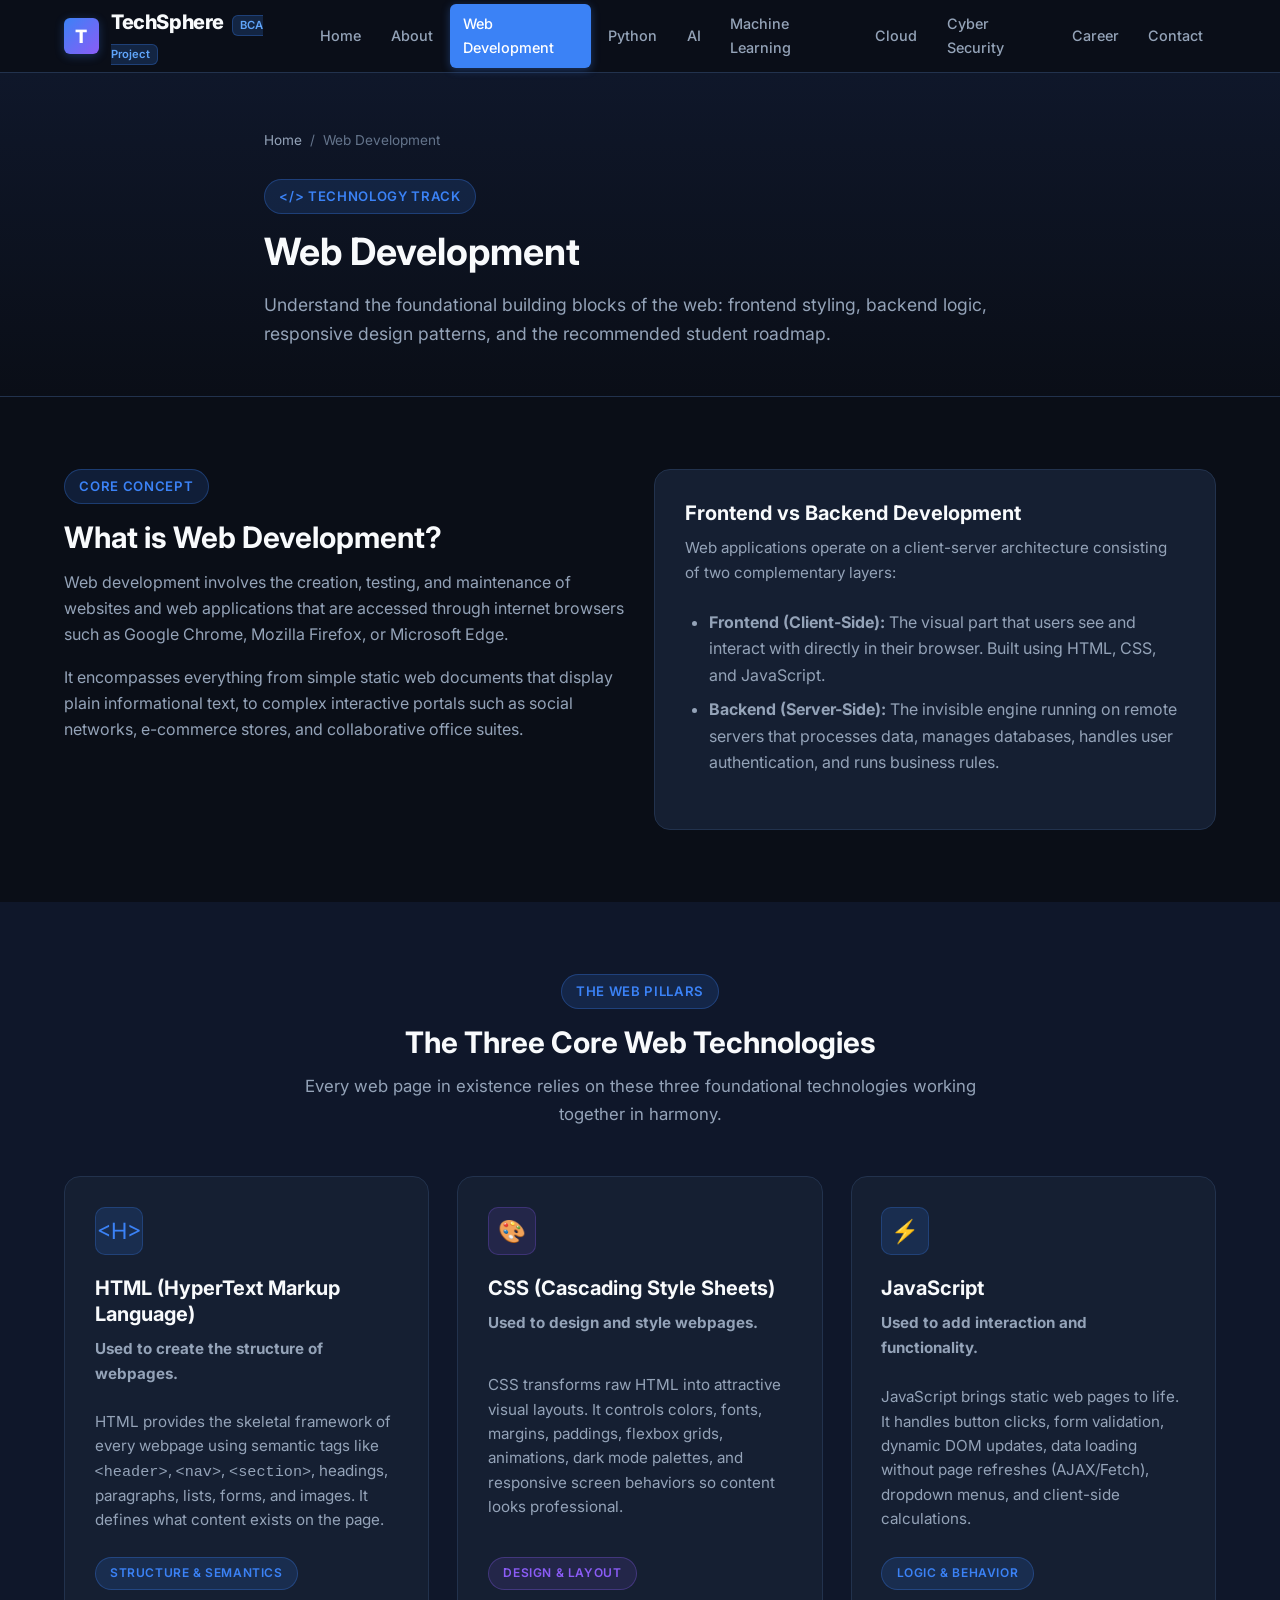
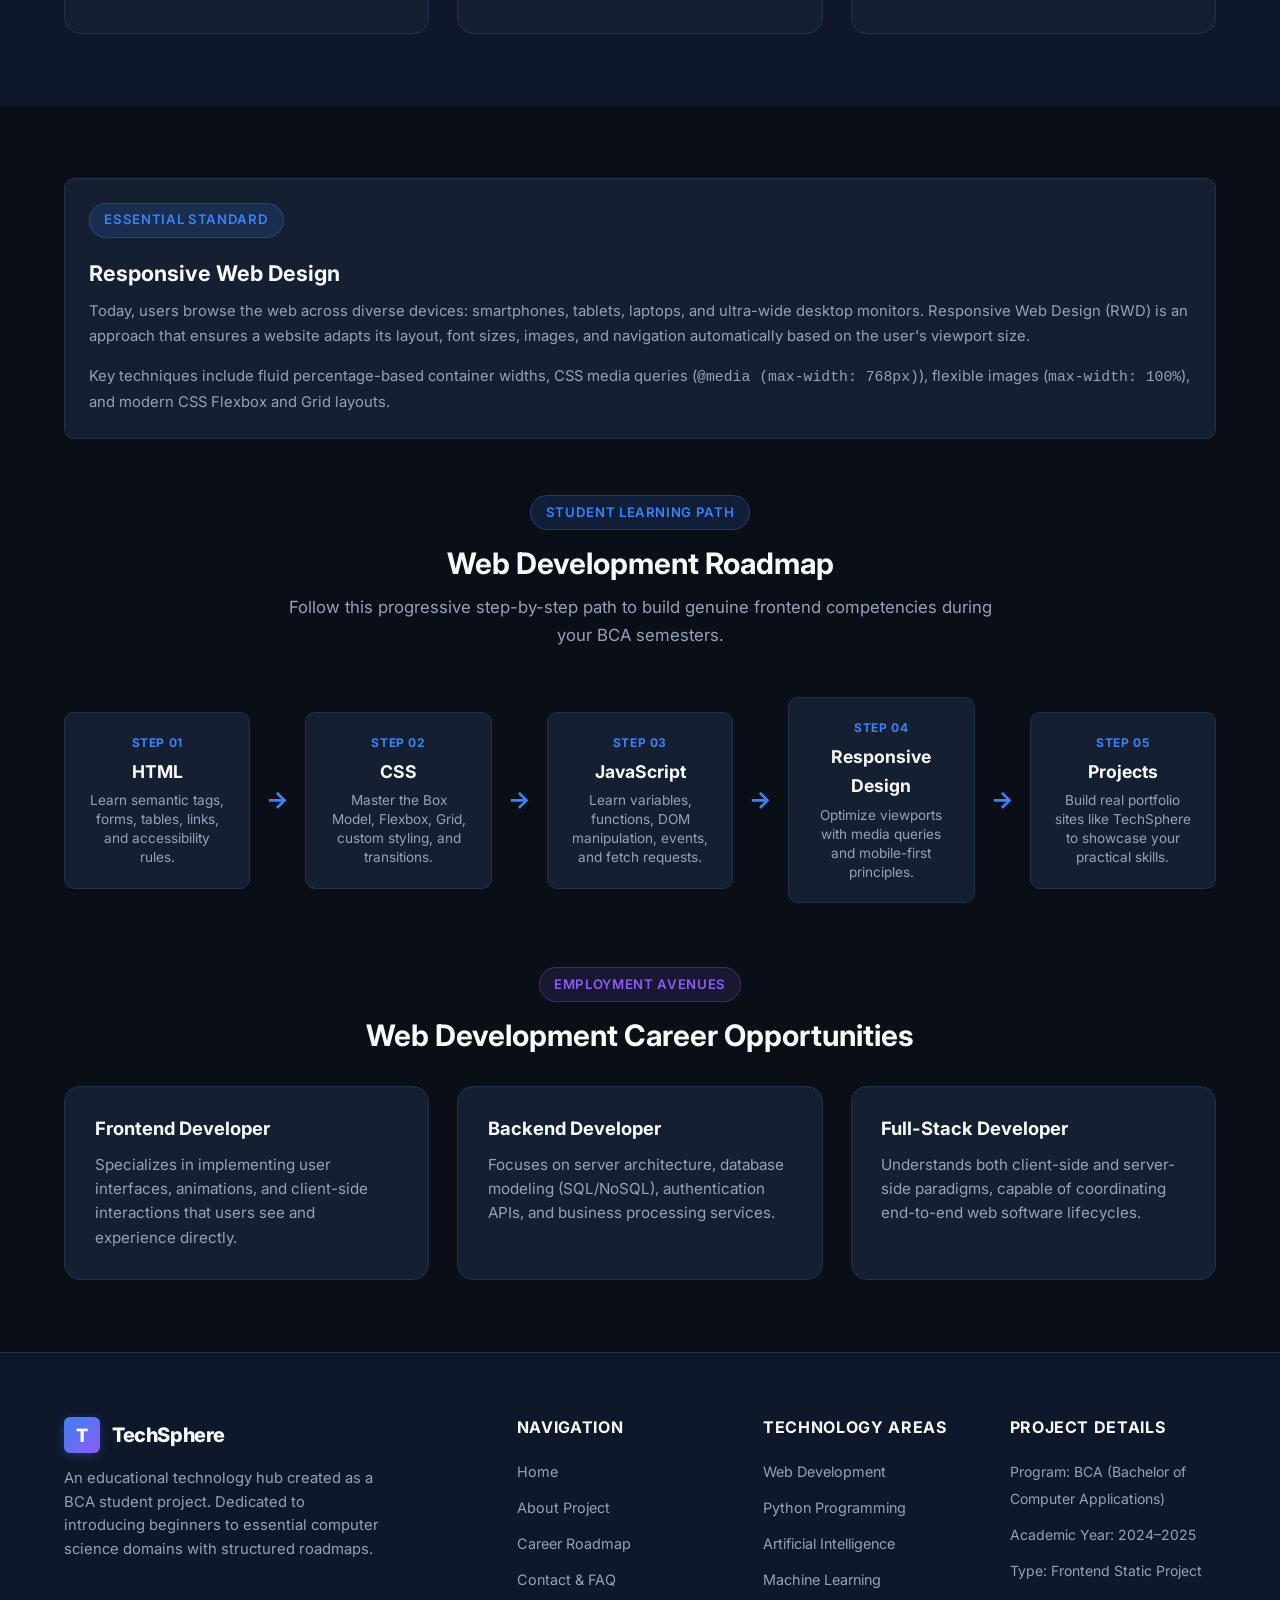
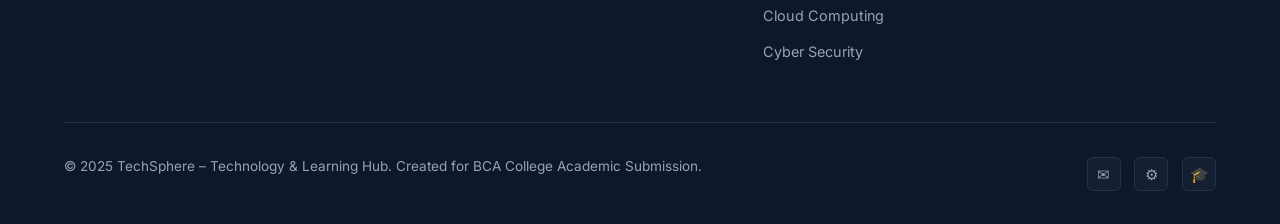
<file: web-development.html>
<!DOCTYPE html>
<html lang="en">
<head>
  <meta charset="UTF-8">
  <meta name="viewport" content="width=device-width, initial-scale=1.0">
  <meta name="description" content="Web Development Guide – Learn frontend, backend, HTML, CSS, JavaScript, responsive design, and step-by-step roadmap for BCA students.">
  <title>Web Development – TechSphere</title>
  <link rel="stylesheet" href="css/style.css">
  <link rel="preconnect" href="https://fonts.googleapis.com">
  <link rel="preconnect" href="https://fonts.gstatic.com" crossorigin>
  <link href="https://fonts.googleapis.com/css2?family=Inter:wght@400;500;600;700;800&family=Fira+Code:wght@400;500&display=swap" rel="stylesheet">
</head>
<body>

  <!-- Sticky Navigation Header -->
  <header class="header">
    <div class="container nav-container">
      <a href="index.html" class="brand" aria-label="TechSphere Home">
        <div class="brand-icon">T</div>
        <div>
          <span class="brand-name">TechSphere</span>
          <span class="brand-badge">BCA Project</span>
        </div>
      </a>

      <button class="mobile-toggle" id="mobileToggle" aria-label="Toggle navigation menu" aria-expanded="false">
        ☰
      </button>

      <nav>
        <ul class="nav-menu" id="navMenu">
          <li class="nav-item"><a href="index.html" class="nav-link">Home</a></li>
          <li class="nav-item"><a href="about.html" class="nav-link">About</a></li>
          <li class="nav-item"><a href="web-development.html" class="nav-link active">Web Development</a></li>
          <li class="nav-item"><a href="python.html" class="nav-link">Python</a></li>
          <li class="nav-item"><a href="ai.html" class="nav-link">AI</a></li>
          <li class="nav-item"><a href="machine-learning.html" class="nav-link">Machine Learning</a></li>
          <li class="nav-item"><a href="cloud-computing.html" class="nav-link">Cloud</a></li>
          <li class="nav-item"><a href="cyber-security.html" class="nav-link">Cyber Security</a></li>
          <li class="nav-item"><a href="career.html" class="nav-link">Career</a></li>
          <li class="nav-item"><a href="contact.html" class="nav-link">Contact</a></li>
        </ul>
      </nav>
    </div>
  </header>

  <main class="main-content">
    <!-- Page Header -->
    <section class="page-header">
      <div class="container page-header-content">
        <ul class="breadcrumb">
          <li><a href="index.html">Home</a></li>
          <li class="breadcrumb-separator">/</li>
          <li>Web Development</li>
        </ul>
        <span class="section-badge">&lt;/&gt; Technology Track</span>
        <h1>Web Development</h1>
        <p>
          Understand the foundational building blocks of the web: frontend styling, backend logic, responsive design patterns, and the recommended student roadmap.
        </p>
      </div>
    </section>

    <!-- Overview Section -->
    <section class="section">
      <div class="container">
        <div class="cards-grid-2">
          <div>
            <span class="section-badge">Core Concept</span>
            <h2>What is Web Development?</h2>
            <p>
              Web development involves the creation, testing, and maintenance of websites and web applications that are accessed through internet browsers such as Google Chrome, Mozilla Firefox, or Microsoft Edge.
            </p>
            <p>
              It encompasses everything from simple static web documents that display plain informational text, to complex interactive portals such as social networks, e-commerce stores, and collaborative office suites.
            </p>
          </div>

          <!-- Comparison: Frontend vs Backend -->
          <div class="tech-card">
            <h3 class="card-title">Frontend vs Backend Development</h3>
            <p class="card-desc">
              Web applications operate on a client-server architecture consisting of two complementary layers:
            </p>
            <ul>
              <li><strong>Frontend (Client-Side):</strong> The visual part that users see and interact with directly in their browser. Built using HTML, CSS, and JavaScript.</li>
              <li><strong>Backend (Server-Side):</strong> The invisible engine running on remote servers that processes data, manages databases, handles user authentication, and runs business rules.</li>
            </ul>
          </div>
        </div>
      </div>
    </section>

    <!-- Three Main Core Technologies -->
    <section class="section section-alt">
      <div class="container">
        <div class="section-title-wrap">
          <span class="section-badge">The Web Pillars</span>
          <h2 class="section-title">The Three Core Web Technologies</h2>
          <p class="section-subtitle">
            Every web page in existence relies on these three foundational technologies working together in harmony.
          </p>
        </div>

        <div class="cards-grid-3">
          <!-- HTML Card -->
          <div class="tech-card">
            <div class="card-icon-wrap">&lt;H&gt;</div>
            <h3 class="card-title">HTML (HyperText Markup Language)</h3>
            <p class="card-desc">
              <strong>Used to create the structure of webpages.</strong>
            </p>
            <p class="card-desc">
              HTML provides the skeletal framework of every webpage using semantic tags like <code>&lt;header&gt;</code>, <code>&lt;nav&gt;</code>, <code>&lt;section&gt;</code>, headings, paragraphs, lists, forms, and images. It defines what content exists on the page.
            </p>
            <div class="card-footer">
              <span class="section-badge" style="font-size:0.75rem;">Structure & Semantics</span>
            </div>
          </div>

          <!-- CSS Card -->
          <div class="tech-card">
            <div class="card-icon-wrap purple">🎨</div>
            <h3 class="card-title">CSS (Cascading Style Sheets)</h3>
            <p class="card-desc">
              <strong>Used to design and style webpages.</strong>
            </p>
            <p class="card-desc">
              CSS transforms raw HTML into attractive visual layouts. It controls colors, fonts, margins, paddings, flexbox grids, animations, dark mode palettes, and responsive screen behaviors so content looks professional.
            </p>
            <div class="card-footer">
              <span class="section-badge purple" style="font-size:0.75rem;">Design & Layout</span>
            </div>
          </div>

          <!-- JavaScript Card -->
          <div class="tech-card">
            <div class="card-icon-wrap">⚡</div>
            <h3 class="card-title">JavaScript</h3>
            <p class="card-desc">
              <strong>Used to add interaction and functionality.</strong>
            </p>
            <p class="card-desc">
              JavaScript brings static web pages to life. It handles button clicks, form validation, dynamic DOM updates, data loading without page refreshes (AJAX/Fetch), dropdown menus, and client-side calculations.
            </p>
            <div class="card-footer">
              <span class="section-badge" style="font-size:0.75rem;">Logic & Behavior</span>
            </div>
          </div>
        </div>
      </div>
    </section>

    <!-- Responsive Design & Roadmap -->
    <section class="section">
      <div class="container">
        <!-- Responsive Design -->
        <div class="feature-box" style="margin-bottom: 3.5rem;">
          <span class="section-badge">Essential Standard</span>
          <h3 style="margin-top: 0.5rem; margin-bottom: 0.75rem;">Responsive Web Design</h3>
          <p>
            Today, users browse the web across diverse devices: smartphones, tablets, laptops, and ultra-wide desktop monitors. Responsive Web Design (RWD) is an approach that ensures a website adapts its layout, font sizes, images, and navigation automatically based on the user's viewport size.
          </p>
          <p>
            Key techniques include fluid percentage-based container widths, CSS media queries (<code>@media (max-width: 768px)</code>), flexible images (<code>max-width: 100%</code>), and modern CSS Flexbox and Grid layouts.
          </p>
        </div>

        <!-- Web Development Roadmap -->
        <div class="section-title-wrap">
          <span class="section-badge">Student Learning Path</span>
          <h2 class="section-title">Web Development Roadmap</h2>
          <p class="section-subtitle">
            Follow this progressive step-by-step path to build genuine frontend competencies during your BCA semesters.
          </p>
        </div>

        <div class="process-flow">
          <div class="process-step">
            <div class="process-step-num">Step 01</div>
            <div class="process-step-name">HTML</div>
            <div class="process-step-desc">Learn semantic tags, forms, tables, links, and accessibility rules.</div>
          </div>

          <div class="process-arrow">→</div>

          <div class="process-step">
            <div class="process-step-num">Step 02</div>
            <div class="process-step-name">CSS</div>
            <div class="process-step-desc">Master the Box Model, Flexbox, Grid, custom styling, and transitions.</div>
          </div>

          <div class="process-arrow">→</div>

          <div class="process-step">
            <div class="process-step-num">Step 03</div>
            <div class="process-step-name">JavaScript</div>
            <div class="process-step-desc">Learn variables, functions, DOM manipulation, events, and fetch requests.</div>
          </div>

          <div class="process-arrow">→</div>

          <div class="process-step">
            <div class="process-step-num">Step 04</div>
            <div class="process-step-name">Responsive Design</div>
            <div class="process-step-desc">Optimize viewports with media queries and mobile-first principles.</div>
          </div>

          <div class="process-arrow">→</div>

          <div class="process-step">
            <div class="process-step-num">Step 05</div>
            <div class="process-step-name">Projects</div>
            <div class="process-step-desc">Build real portfolio sites like TechSphere to showcase your practical skills.</div>
          </div>
        </div>

        <!-- Career Opportunities -->
        <div class="section-title-wrap" style="margin-top: 4rem; margin-bottom: 2rem;">
          <span class="section-badge purple">Employment Avenues</span>
          <h2 class="section-title">Web Development Career Opportunities</h2>
        </div>

        <div class="cards-grid-3">
          <div class="tech-card">
            <h4>Frontend Developer</h4>
            <p class="card-desc">Specializes in implementing user interfaces, animations, and client-side interactions that users see and experience directly.</p>
          </div>
          <div class="tech-card">
            <h4>Backend Developer</h4>
            <p class="card-desc">Focuses on server architecture, database modeling (SQL/NoSQL), authentication APIs, and business processing services.</p>
          </div>
          <div class="tech-card">
            <h4>Full-Stack Developer</h4>
            <p class="card-desc">Understands both client-side and server-side paradigms, capable of coordinating end-to-end web software lifecycles.</p>
          </div>
        </div>
      </div>
    </section>
  </main>

  <!-- Global Footer -->
  <footer class="footer">
    <div class="container">
      <div class="footer-grid">
        <div class="footer-about">
          <a href="index.html" class="brand">
            <div class="brand-icon">T</div>
            <span class="brand-name">TechSphere</span>
          </a>
          <p>
            An educational technology hub created as a BCA student project. Dedicated to introducing beginners to essential computer science domains with structured roadmaps.
          </p>
        </div>

        <div class="footer-col">
          <h4>Navigation</h4>
          <ul class="footer-links">
            <li><a href="index.html">Home</a></li>
            <li><a href="about.html">About Project</a></li>
            <li><a href="career.html">Career Roadmap</a></li>
            <li><a href="contact.html">Contact & FAQ</a></li>
          </ul>
        </div>

        <div class="footer-col">
          <h4>Technology Areas</h4>
          <ul class="footer-links">
            <li><a href="web-development.html">Web Development</a></li>
            <li><a href="python.html">Python Programming</a></li>
            <li><a href="ai.html">Artificial Intelligence</a></li>
            <li><a href="machine-learning.html">Machine Learning</a></li>
            <li><a href="cloud-computing.html">Cloud Computing</a></li>
            <li><a href="cyber-security.html">Cyber Security</a></li>
          </ul>
        </div>

        <div class="footer-col">
          <h4>Project Details</h4>
          <ul class="footer-links">
            <li><span style="color: var(--text-secondary); font-size: 0.875rem;">Program: BCA (Bachelor of Computer Applications)</span></li>
            <li><span style="color: var(--text-secondary); font-size: 0.875rem;">Academic Year: 2024–2025</span></li>
            <li><span style="color: var(--text-secondary); font-size: 0.875rem;">Type: Frontend Static Project</span></li>
          </ul>
        </div>
      </div>

      <div class="footer-bottom">
        <p>&copy; 2025 TechSphere – Technology & Learning Hub. Created for BCA College Academic Submission.</p>
        <div class="footer-socials">
          <a href="contact.html" class="social-link" title="Contact Us" aria-label="Contact">✉</a>
          <a href="https://github.com" target="_blank" rel="noopener noreferrer" class="social-link" title="GitHub" aria-label="GitHub">⚙</a>
          <a href="career.html" class="social-link" title="Career Guide" aria-label="Career Roadmap">🎓</a>
        </div>
      </div>
    </div>
  </footer>

  <!-- Back to Top Floating Button -->
  <button class="back-to-top" id="backToTop" aria-label="Scroll back to top">↑</button>

  <script src="js/main.js"></script>
</body>
</html>
</file>
<file: css/style.css>
/* ==========================================================================
   TechSphere – Technology & Learning Hub
   BCA College Project | Academic Web Application
   CSS Design System & Stylesheet
   Theme: Dark Technology Theme (Navy/Black, White Text, Blue Primary Accent, Purple Secondary Accent)
   ========================================================================== */

:root {
  /* Colors */
  --bg-primary: #0a0e17;
  --bg-secondary: #0f172a;
  --bg-card: #151f32;
  --bg-card-hover: #1b2842;
  --border-color: #22324d;
  --border-focus: #3b82f6;
  
  --text-primary: #f8fafc;
  --text-secondary: #94a3b8;
  --text-muted: #64748b;
  
  --accent-blue: #3b82f6;
  --accent-blue-hover: #2563eb;
  --accent-blue-glow: rgba(59, 130, 246, 0.15);
  --accent-purple: #8b5cf6;
  --accent-purple-subtle: rgba(139, 92, 246, 0.12);
  
  --success: #10b981;
  --success-bg: rgba(16, 185, 129, 0.12);
  --warning: #f59e0b;
  --error: #ef4444;
  --error-bg: rgba(239, 68, 68, 0.12);

  /* Typography */
  --font-main: 'Inter', -apple-system, BlinkMacSystemFont, 'Segoe UI', Roboto, Helvetica, Arial, sans-serif;
  --font-mono: 'Fira Code', 'Consolas', 'Courier New', monospace;

  /* Layout & Spacing */
  --max-width: 1200px;
  --radius-sm: 6px;
  --radius-md: 10px;
  --radius-lg: 16px;
  --radius-pill: 9999px;
  --transition: all 0.25s ease-in-out;
  --shadow-sm: 0 2px 8px rgba(0, 0, 0, 0.25);
  --shadow-md: 0 4px 20px rgba(0, 0, 0, 0.35);
  --shadow-lg: 0 10px 30px rgba(0, 0, 0, 0.45);
}

/* Base & Reset */
*, *::before, *::after {
  box-sizing: border-box;
  margin: 0;
  padding: 0;
}

html {
  scroll-behavior: smooth;
  font-size: 16px;
}

body {
  font-family: var(--font-main);
  background-color: var(--bg-primary);
  color: var(--text-primary);
  line-height: 1.65;
  min-height: 100vh;
  display: flex;
  flex-direction: column;
  overflow-x: hidden;
}

/* Typography styles */
h1, h2, h3, h4, h5, h6 {
  color: var(--text-primary);
  font-weight: 700;
  line-height: 1.3;
  margin-bottom: 0.75rem;
}

h1 { font-size: 2.5rem; }
h2 { font-size: 1.85rem; }
h3 { font-size: 1.35rem; }
h4 { font-size: 1.15rem; }

p {
  color: var(--text-secondary);
  margin-bottom: 1rem;
}

p:last-child {
  margin-bottom: 0;
}

a {
  color: var(--accent-blue);
  text-decoration: none;
  transition: var(--transition);
}

a:hover {
  color: #60a5fa;
}

ul, ol {
  padding-left: 1.5rem;
  margin-bottom: 1rem;
  color: var(--text-secondary);
}

li {
  margin-bottom: 0.5rem;
}

/* Layout Utilities */
.container {
  width: 100%;
  max-width: var(--max-width);
  margin: 0 auto;
  padding: 0 1.5rem;
}

.main-content {
  flex: 1;
}

.section {
  padding: 4.5rem 0;
}

.section-alt {
  background-color: var(--bg-secondary);
}

.section-title-wrap {
  text-align: center;
  max-width: 720px;
  margin: 0 auto 3rem auto;
}

.section-badge {
  display: inline-block;
  padding: 0.35rem 0.9rem;
  background-color: var(--accent-blue-glow);
  color: var(--accent-blue);
  font-size: 0.825rem;
  font-weight: 600;
  border-radius: var(--radius-pill);
  border: 1px solid rgba(59, 130, 246, 0.3);
  text-transform: uppercase;
  letter-spacing: 0.05em;
  margin-bottom: 0.85rem;
}

.section-badge.purple {
  background-color: var(--accent-purple-subtle);
  color: var(--accent-purple);
  border-color: rgba(139, 92, 246, 0.3);
}

.section-title {
  margin-bottom: 0.75rem;
}

.section-subtitle {
  font-size: 1.05rem;
  color: var(--text-secondary);
}

/* Header & Sticky Navigation */
.header {
  position: sticky;
  top: 0;
  z-index: 1000;
  background-color: rgba(11, 15, 25, 0.95);
  backdrop-filter: blur(8px);
  -webkit-backdrop-filter: blur(8px);
  border-bottom: 1px solid var(--border-color);
  transition: var(--transition);
}

.nav-container {
  display: flex;
  align-items: center;
  justify-content: space-between;
  height: 72px;
}

.brand {
  display: flex;
  align-items: center;
  gap: 0.75rem;
  text-decoration: none;
}

.brand-icon {
  width: 36px;
  height: 36px;
  background: linear-gradient(135deg, var(--accent-blue), var(--accent-purple));
  border-radius: var(--radius-sm);
  display: flex;
  align-items: center;
  justify-content: center;
  color: #fff;
  font-weight: 800;
  font-size: 1.15rem;
  box-shadow: 0 2px 10px rgba(59, 130, 246, 0.3);
}

.brand-name {
  font-size: 1.25rem;
  font-weight: 800;
  color: var(--text-primary);
  letter-spacing: -0.02em;
}

.brand-badge {
  font-size: 0.7rem;
  font-weight: 600;
  background-color: rgba(59, 130, 246, 0.2);
  color: #60a5fa;
  padding: 0.15rem 0.45rem;
  border-radius: var(--radius-sm);
  border: 1px solid rgba(59, 130, 246, 0.3);
  margin-left: 0.25rem;
}

.nav-menu {
  display: flex;
  align-items: center;
  list-style: none;
  gap: 0.25rem;
  margin: 0;
  padding: 0;
}

.nav-item {
  margin: 0;
}

.nav-link {
  display: inline-block;
  padding: 0.5rem 0.8rem;
  font-size: 0.9rem;
  font-weight: 500;
  color: var(--text-secondary);
  border-radius: var(--radius-sm);
  transition: var(--transition);
}

.nav-link:hover {
  color: var(--text-primary);
  background-color: rgba(255, 255, 255, 0.05);
}

.nav-link.active {
  color: #fff;
  background-color: var(--accent-blue);
  box-shadow: 0 2px 8px rgba(59, 130, 246, 0.35);
}

/* Mobile Nav Toggle */
.mobile-toggle {
  display: none;
  background: transparent;
  border: 1px solid var(--border-color);
  color: var(--text-primary);
  padding: 0.5rem 0.65rem;
  border-radius: var(--radius-sm);
  cursor: pointer;
  font-size: 1.25rem;
  align-items: center;
  justify-content: center;
  transition: var(--transition);
}

.mobile-toggle:hover {
  background-color: var(--bg-card);
  border-color: var(--accent-blue);
}

/* Buttons */
.btn {
  display: inline-flex;
  align-items: center;
  justify-content: center;
  gap: 0.5rem;
  padding: 0.75rem 1.4rem;
  font-size: 0.95rem;
  font-weight: 600;
  border-radius: var(--radius-md);
  border: 1px solid transparent;
  cursor: pointer;
  transition: var(--transition);
  text-decoration: none;
  white-space: nowrap;
}

.btn-primary {
  background-color: var(--accent-blue);
  color: #fff;
  box-shadow: 0 4px 14px rgba(59, 130, 246, 0.35);
}

.btn-primary:hover {
  background-color: var(--accent-blue-hover);
  color: #fff;
  transform: translateY(-2px);
  box-shadow: 0 6px 18px rgba(59, 130, 246, 0.45);
}

.btn-secondary {
  background-color: var(--bg-card);
  color: var(--text-primary);
  border-color: var(--border-color);
}

.btn-secondary:hover {
  background-color: var(--bg-card-hover);
  border-color: var(--accent-blue);
  color: #fff;
  transform: translateY(-2px);
}

.btn-sm {
  padding: 0.5rem 0.95rem;
  font-size: 0.85rem;
}

/* Page Headers (Hero for internal pages) */
.page-header {
  padding: 3.5rem 0 3rem 0;
  background: linear-gradient(180deg, var(--bg-secondary) 0%, var(--bg-primary) 100%);
  border-bottom: 1px solid var(--border-color);
}

.page-header-content {
  max-width: 800px;
}

.page-header h1 {
  font-size: 2.35rem;
  margin-bottom: 0.85rem;
}

.page-header p {
  font-size: 1.1rem;
  color: var(--text-secondary);
}

/* Breadcrumb */
.breadcrumb {
  display: flex;
  align-items: center;
  gap: 0.5rem;
  font-size: 0.85rem;
  color: var(--text-muted);
  margin-bottom: 1.25rem;
  list-style: none;
  padding: 0;
}

.breadcrumb a {
  color: var(--text-secondary);
}

.breadcrumb a:hover {
  color: var(--accent-blue);
}

.breadcrumb-separator {
  color: var(--text-muted);
}

/* Hero Section (Home) */
.hero {
  padding: 5rem 0 4rem 0;
  position: relative;
  background: radial-gradient(circle at 50% 20%, rgba(59, 130, 246, 0.08) 0%, transparent 60%);
  border-bottom: 1px solid var(--border-color);
}

.hero-content {
  text-align: center;
  max-width: 820px;
  margin: 0 auto;
}

.hero-tagline {
  font-size: 1.15rem;
  font-weight: 600;
  color: #60a5fa;
  margin-bottom: 1rem;
  letter-spacing: 0.02em;
}

.hero-title {
  font-size: 3.25rem;
  font-weight: 800;
  line-height: 1.2;
  margin-bottom: 1.25rem;
  letter-spacing: -0.03em;
}

.typing-wrap {
  color: var(--accent-blue);
  position: relative;
}

.typing-cursor {
  display: inline-block;
  width: 3px;
  background-color: var(--accent-blue);
  margin-left: 2px;
  animation: blink 0.9s infinite;
}

@keyframes blink {
  0%, 100% { opacity: 1; }
  50% { opacity: 0; }
}

.hero-intro {
  font-size: 1.2rem;
  color: var(--text-secondary);
  line-height: 1.7;
  margin-bottom: 2.25rem;
  max-width: 680px;
  margin-left: auto;
  margin-right: auto;
}

.hero-actions {
  display: flex;
  align-items: center;
  justify-content: center;
  gap: 1rem;
  flex-wrap: wrap;
  margin-bottom: 3rem;
}

/* Metric / Fact Badges (Home) */
.metrics-strip {
  display: grid;
  grid-template-columns: repeat(3, 1fr);
  gap: 1.5rem;
  max-width: 840px;
  margin: 0 auto;
  padding: 1.5rem;
  background-color: var(--bg-card);
  border: 1px solid var(--border-color);
  border-radius: var(--radius-lg);
  box-shadow: var(--shadow-sm);
}

.metric-item {
  text-align: center;
  padding: 0.75rem 0.5rem;
}

.metric-number {
  font-size: 1.65rem;
  font-weight: 800;
  color: var(--text-primary);
  margin-bottom: 0.25rem;
  display: block;
}

.metric-label {
  font-size: 0.85rem;
  color: var(--text-secondary);
  font-weight: 500;
}

/* Card Grids */
.cards-grid {
  display: grid;
  grid-template-columns: repeat(auto-fill, minmax(320px, 1fr));
  gap: 1.75rem;
}

.cards-grid-2 {
  display: grid;
  grid-template-columns: repeat(2, 1fr);
  gap: 1.75rem;
}

.cards-grid-3 {
  display: grid;
  grid-template-columns: repeat(3, 1fr);
  gap: 1.75rem;
}

/* Standard Tech Card */
.tech-card {
  background-color: var(--bg-card);
  border: 1px solid var(--border-color);
  border-radius: var(--radius-lg);
  padding: 1.85rem;
  display: flex;
  flex-direction: column;
  transition: var(--transition);
  position: relative;
  overflow: hidden;
}

.tech-card:hover {
  transform: translateY(-4px);
  background-color: var(--bg-card-hover);
  border-color: rgba(59, 130, 246, 0.4);
  box-shadow: var(--shadow-md);
}

.card-icon-wrap {
  width: 48px;
  height: 48px;
  border-radius: var(--radius-md);
  background-color: var(--accent-blue-glow);
  color: var(--accent-blue);
  display: flex;
  align-items: center;
  justify-content: center;
  font-size: 1.4rem;
  margin-bottom: 1.25rem;
  border: 1px solid rgba(59, 130, 246, 0.25);
}

.card-icon-wrap.purple {
  background-color: var(--accent-purple-subtle);
  color: var(--accent-purple);
  border-color: rgba(139, 92, 246, 0.25);
}

.card-title {
  font-size: 1.25rem;
  margin-bottom: 0.65rem;
  color: var(--text-primary);
}

.card-desc {
  color: var(--text-secondary);
  font-size: 0.95rem;
  line-height: 1.6;
  margin-bottom: 1.5rem;
  flex-grow: 1;
}

.card-footer {
  margin-top: auto;
}

/* Why Learn Grid */
.features-grid {
  display: grid;
  grid-template-columns: repeat(auto-fit, minmax(250px, 1fr));
  gap: 1.5rem;
}

.feature-box {
  background-color: var(--bg-card);
  border: 1px solid var(--border-color);
  border-radius: var(--radius-md);
  padding: 1.5rem;
  transition: var(--transition);
}

.feature-box:hover {
  border-color: rgba(59, 130, 246, 0.4);
  transform: translateY(-2px);
}

.feature-box h4 {
  display: flex;
  align-items: center;
  gap: 0.6rem;
  margin-bottom: 0.5rem;
  font-size: 1.1rem;
}

.feature-box p {
  font-size: 0.925rem;
  color: var(--text-secondary);
}

/* Timeline Component (About Page) */
.timeline {
  position: relative;
  max-width: 840px;
  margin: 2rem auto 0 auto;
  padding: 1rem 0;
}

.timeline::before {
  content: '';
  position: absolute;
  top: 0;
  bottom: 0;
  left: 28px;
  width: 2px;
  background-color: var(--border-color);
}

.timeline-item {
  position: relative;
  padding-left: 72px;
  margin-bottom: 2.25rem;
}

.timeline-item:last-child {
  margin-bottom: 0;
}

.timeline-marker {
  position: absolute;
  left: 17px;
  top: 4px;
  width: 24px;
  height: 24px;
  border-radius: 50%;
  background-color: var(--bg-primary);
  border: 2px solid var(--accent-blue);
  display: flex;
  align-items: center;
  justify-content: center;
  z-index: 1;
}

.timeline-marker::after {
  content: '';
  width: 10px;
  height: 10px;
  border-radius: 50%;
  background-color: var(--accent-blue);
}

.timeline-content {
  background-color: var(--bg-card);
  border: 1px solid var(--border-color);
  border-radius: var(--radius-md);
  padding: 1.35rem 1.5rem;
  box-shadow: var(--shadow-sm);
}

.timeline-era {
  font-size: 0.8rem;
  font-weight: 700;
  color: #60a5fa;
  text-transform: uppercase;
  letter-spacing: 0.05em;
  margin-bottom: 0.35rem;
}

.timeline-title {
  font-size: 1.15rem;
  margin-bottom: 0.45rem;
}

/* Visual Process Flow (ML & Cloud & Roadmap) */
.process-flow {
  display: flex;
  align-items: center;
  justify-content: center;
  gap: 1rem;
  flex-wrap: wrap;
  margin: 2.5rem 0;
}

.process-step {
  background-color: var(--bg-card);
  border: 1px solid var(--border-color);
  border-radius: var(--radius-md);
  padding: 1.25rem 1.5rem;
  text-align: center;
  min-width: 180px;
  flex: 1;
  max-width: 240px;
  transition: var(--transition);
}

.process-step:hover {
  border-color: var(--accent-blue);
  background-color: var(--bg-card-hover);
}

.process-step-num {
  font-size: 0.75rem;
  font-weight: 700;
  color: var(--accent-blue);
  text-transform: uppercase;
  letter-spacing: 0.05em;
  margin-bottom: 0.25rem;
}

.process-step-name {
  font-size: 1.1rem;
  font-weight: 700;
  color: var(--text-primary);
  margin-bottom: 0.35rem;
}

.process-step-desc {
  font-size: 0.85rem;
  color: var(--text-secondary);
  line-height: 1.4;
}

.process-arrow {
  color: var(--accent-blue);
  font-size: 1.5rem;
  font-weight: bold;
}

/* Vertical Roadmap (Career Page) */
.career-roadmap {
  max-width: 760px;
  margin: 2.5rem auto 0 auto;
}

.roadmap-node {
  background-color: var(--bg-card);
  border: 1px solid var(--border-color);
  border-radius: var(--radius-md);
  padding: 1.4rem 1.6rem;
  display: flex;
  align-items: flex-start;
  gap: 1.25rem;
  transition: var(--transition);
  position: relative;
}

.roadmap-node:hover {
  border-color: var(--accent-blue);
  transform: translateX(4px);
}

.roadmap-step-badge {
  background-color: var(--accent-blue-glow);
  color: var(--accent-blue);
  border: 1px solid rgba(59, 130, 246, 0.3);
  width: 38px;
  height: 38px;
  border-radius: 50%;
  display: flex;
  align-items: center;
  justify-content: center;
  font-weight: 700;
  font-size: 0.95rem;
  flex-shrink: 0;
}

.roadmap-node-body h4 {
  margin-bottom: 0.35rem;
  font-size: 1.15rem;
}

.roadmap-node-body p {
  font-size: 0.9rem;
  color: var(--text-secondary);
}

.roadmap-connector {
  display: flex;
  justify-content: center;
  align-items: center;
  padding: 0.6rem 0;
  color: var(--accent-blue);
  font-size: 1.25rem;
}

/* Code Block Component (Python Page) */
.code-container {
  background-color: #0d131f;
  border: 1px solid var(--border-color);
  border-radius: var(--radius-md);
  overflow: hidden;
  margin: 1.5rem 0;
  font-family: var(--font-mono);
}

.code-header {
  background-color: rgba(255, 255, 255, 0.03);
  padding: 0.6rem 1rem;
  display: flex;
  align-items: center;
  justify-content: space-between;
  border-bottom: 1px solid var(--border-color);
}

.code-title {
  font-size: 0.8rem;
  color: var(--text-secondary);
  display: flex;
  align-items: center;
  gap: 0.5rem;
}

.code-dots {
  display: flex;
  gap: 6px;
}

.code-dot {
  width: 10px;
  height: 10px;
  border-radius: 50%;
}

.code-dot.red { background-color: #ef4444; }
.code-dot.yellow { background-color: #f59e0b; }
.code-dot.green { background-color: #10b981; }

.code-body {
  padding: 1.25rem 1.5rem;
  color: #e2e8f0;
  font-size: 0.95rem;
  line-height: 1.6;
  overflow-x: auto;
}

.code-body pre {
  margin: 0;
  font-family: inherit;
}

.code-keyword { color: #f43f5e; font-weight: 600; }
.code-var { color: #38bdf8; }
.code-str { color: #34d399; }
.code-func { color: #818cf8; }
.code-comment { color: #64748b; font-style: italic; }

.code-run-bar {
  padding: 0.75rem 1rem;
  background-color: rgba(0, 0, 0, 0.2);
  border-top: 1px solid var(--border-color);
  display: flex;
  align-items: center;
  justify-content: space-between;
}

.sim-output {
  margin-top: 0.75rem;
  padding: 0.75rem 1rem;
  background-color: #070a10;
  border: 1px dashed var(--border-color);
  border-radius: var(--radius-sm);
  font-size: 0.85rem;
  color: #38bdf8;
  display: none;
}

/* Service Models (IaaS, PaaS, SaaS) */
.cloud-models-grid {
  display: grid;
  grid-template-columns: repeat(3, 1fr);
  gap: 1.5rem;
  margin: 2.5rem 0;
}

.cloud-model-card {
  background-color: var(--bg-card);
  border: 1px solid var(--border-color);
  border-radius: var(--radius-md);
  padding: 1.75rem;
  display: flex;
  flex-direction: column;
}

.cloud-model-tag {
  display: inline-block;
  font-size: 0.8rem;
  font-weight: 700;
  padding: 0.25rem 0.6rem;
  border-radius: var(--radius-sm);
  background-color: var(--accent-blue-glow);
  color: var(--accent-blue);
  margin-bottom: 0.75rem;
  align-self: flex-start;
}

.cloud-model-card h3 {
  font-size: 1.3rem;
  margin-bottom: 0.5rem;
}

.cloud-model-examples {
  margin-top: 1rem;
  padding-top: 1rem;
  border-top: 1px solid var(--border-color);
  font-size: 0.85rem;
  color: var(--text-muted);
}

.cloud-model-examples strong {
  color: var(--text-secondary);
}

/* Safety Checklist (Cyber Security Page) */
.safety-checklist {
  display: grid;
  grid-template-columns: repeat(auto-fit, minmax(320px, 1fr));
  gap: 1.25rem;
  margin-top: 1.5rem;
}

.safety-item {
  background-color: var(--bg-card);
  border: 1px solid var(--border-color);
  border-radius: var(--radius-md);
  padding: 1.25rem 1.4rem;
  display: flex;
  align-items: flex-start;
  gap: 1rem;
  transition: var(--transition);
}

.safety-item:hover {
  border-color: rgba(16, 185, 129, 0.4);
}

.safety-icon {
  width: 32px;
  height: 32px;
  border-radius: 50%;
  background-color: var(--success-bg);
  color: var(--success);
  display: flex;
  align-items: center;
  justify-content: center;
  font-size: 1rem;
  flex-shrink: 0;
  margin-top: 2px;
}

.safety-item h4 {
  font-size: 1.05rem;
  margin-bottom: 0.25rem;
}

.safety-item p {
  font-size: 0.875rem;
  margin: 0;
  color: var(--text-secondary);
}

/* Form Styles (Contact Page) */
.contact-wrapper {
  display: grid;
  grid-template-columns: 1fr 1fr;
  gap: 3rem;
  align-items: start;
}

.contact-card {
  background-color: var(--bg-card);
  border: 1px solid var(--border-color);
  border-radius: var(--radius-lg);
  padding: 2.25rem;
  box-shadow: var(--shadow-sm);
}

.form-group {
  margin-bottom: 1.25rem;
}

.form-label {
  display: block;
  font-size: 0.9rem;
  font-weight: 600;
  color: var(--text-primary);
  margin-bottom: 0.45rem;
}

.form-control {
  width: 100%;
  padding: 0.75rem 1rem;
  background-color: var(--bg-primary);
  border: 1px solid var(--border-color);
  border-radius: var(--radius-md);
  color: var(--text-primary);
  font-family: inherit;
  font-size: 0.95rem;
  transition: var(--transition);
}

.form-control:focus {
  outline: none;
  border-color: var(--border-focus);
  box-shadow: 0 0 0 3px rgba(59, 130, 246, 0.2);
}

.form-error {
  font-size: 0.8rem;
  color: var(--error);
  margin-top: 0.35rem;
  display: none;
}

.form-control.invalid {
  border-color: var(--error);
}

.form-control.invalid + .form-error {
  display: block;
}

.alert-banner {
  padding: 1rem 1.25rem;
  border-radius: var(--radius-md);
  margin-bottom: 1.5rem;
  display: none;
  font-size: 0.95rem;
  font-weight: 500;
  line-height: 1.5;
}

.alert-success {
  background-color: var(--success-bg);
  border: 1px solid var(--success);
  color: #34d399;
}

.alert-notice {
  background-color: rgba(59, 130, 246, 0.1);
  border: 1px solid rgba(59, 130, 246, 0.3);
  color: #93c5fd;
  display: block;
}

.contact-info-list {
  list-style: none;
  padding: 0;
  margin: 1.5rem 0;
}

.contact-info-item {
  display: flex;
  align-items: flex-start;
  gap: 1rem;
  margin-bottom: 1.25rem;
}

.contact-info-icon {
  width: 36px;
  height: 36px;
  background-color: var(--accent-blue-glow);
  color: var(--accent-blue);
  border-radius: var(--radius-sm);
  display: flex;
  align-items: center;
  justify-content: center;
  font-size: 1.1rem;
  flex-shrink: 0;
}

.contact-info-text strong {
  display: block;
  font-size: 0.85rem;
  color: var(--text-muted);
  text-transform: uppercase;
  letter-spacing: 0.04em;
}

.contact-info-text span {
  font-size: 0.95rem;
  color: var(--text-primary);
}

/* FAQ Accordion */
.faq-section {
  margin-top: 3.5rem;
}

.accordion {
  display: flex;
  flex-direction: column;
  gap: 0.85rem;
  max-width: 800px;
  margin: 0 auto;
}

.accordion-item {
  background-color: var(--bg-card);
  border: 1px solid var(--border-color);
  border-radius: var(--radius-md);
  overflow: hidden;
  transition: var(--transition);
}

.accordion-header {
  padding: 1.15rem 1.4rem;
  display: flex;
  align-items: center;
  justify-content: space-between;
  cursor: pointer;
  background: transparent;
  width: 100%;
  border: none;
  text-align: left;
  color: var(--text-primary);
  font-size: 1rem;
  font-weight: 600;
  font-family: inherit;
}

.accordion-header:hover {
  background-color: var(--bg-card-hover);
}

.accordion-icon {
  font-size: 1.25rem;
  color: var(--accent-blue);
  transition: transform 0.25s ease;
}

.accordion-item.active .accordion-icon {
  transform: rotate(45deg);
}

.accordion-content {
  padding: 0 1.4rem;
  max-height: 0;
  overflow: hidden;
  transition: max-height 0.3s ease, padding 0.3s ease;
  color: var(--text-secondary);
  font-size: 0.925rem;
  line-height: 1.6;
}

.accordion-item.active .accordion-content {
  padding: 0 1.4rem 1.25rem 1.4rem;
  max-height: 250px;
}

/* Academic Note / Viva Box */
.academic-badge-box {
  background-color: rgba(59, 130, 246, 0.05);
  border: 1px dashed rgba(59, 130, 246, 0.3);
  border-radius: var(--radius-md);
  padding: 1.25rem 1.5rem;
  margin: 2.5rem 0;
  display: flex;
  align-items: center;
  gap: 1.25rem;
}

.academic-icon {
  font-size: 1.85rem;
  color: var(--accent-blue);
}

.academic-text h4 {
  font-size: 1rem;
  margin-bottom: 0.25rem;
  color: var(--text-primary);
}

.academic-text p {
  font-size: 0.875rem;
  color: var(--text-secondary);
  margin: 0;
}

/* Footer */
.footer {
  background-color: var(--bg-secondary);
  border-top: 1px solid var(--border-color);
  padding: 4rem 0 2rem 0;
  margin-top: auto;
}

.footer-grid {
  display: grid;
  grid-template-columns: 2fr 1fr 1fr 1fr;
  gap: 2.5rem;
  margin-bottom: 3rem;
}

.footer-about p {
  font-size: 0.925rem;
  line-height: 1.6;
  margin-top: 0.85rem;
  color: var(--text-secondary);
  max-width: 320px;
}

.footer-col h4 {
  font-size: 1rem;
  font-weight: 700;
  margin-bottom: 1.25rem;
  color: var(--text-primary);
  text-transform: uppercase;
  letter-spacing: 0.04em;
}

.footer-links {
  list-style: none;
  padding: 0;
  margin: 0;
}

.footer-links li {
  margin-bottom: 0.6rem;
}

.footer-links a {
  color: var(--text-secondary);
  font-size: 0.9rem;
  transition: var(--transition);
}

.footer-links a:hover {
  color: var(--accent-blue);
  padding-left: 3px;
}

.footer-bottom {
  padding-top: 2rem;
  border-top: 1px solid var(--border-color);
  display: flex;
  align-items: center;
  justify-content: space-between;
  flex-wrap: wrap;
  gap: 1rem;
  font-size: 0.85rem;
  color: var(--text-muted);
}

.footer-socials {
  display: flex;
  gap: 0.85rem;
}

.social-link {
  width: 34px;
  height: 34px;
  border-radius: var(--radius-sm);
  background-color: var(--bg-card);
  border: 1px solid var(--border-color);
  color: var(--text-secondary);
  display: flex;
  align-items: center;
  justify-content: center;
  font-size: 0.95rem;
  transition: var(--transition);
}

.social-link:hover {
  background-color: var(--accent-blue);
  color: #fff;
  border-color: var(--accent-blue);
  transform: translateY(-2px);
}

/* Back to Top Button */
.back-to-top {
  position: fixed;
  bottom: 24px;
  right: 24px;
  width: 44px;
  height: 44px;
  background-color: var(--accent-blue);
  color: #fff;
  border: none;
  border-radius: 50%;
  display: flex;
  align-items: center;
  justify-content: center;
  font-size: 1.2rem;
  cursor: pointer;
  box-shadow: 0 4px 12px rgba(59, 130, 246, 0.4);
  opacity: 0;
  visibility: hidden;
  transition: var(--transition);
  z-index: 990;
}

.back-to-top.visible {
  opacity: 1;
  visibility: visible;
}

.back-to-top:hover {
  background-color: var(--accent-blue-hover);
  transform: translateY(-3px);
}

/* Responsive Styles */
@media (max-width: 1024px) {
  .cards-grid-3, .cloud-models-grid {
    grid-template-columns: repeat(2, 1fr);
  }
  .footer-grid {
    grid-template-columns: 1fr 1fr;
  }
}

@media (max-width: 820px) {
  .mobile-toggle {
    display: flex;
  }

  .nav-menu {
    position: fixed;
    top: 72px;
    left: 0;
    right: 0;
    background-color: var(--bg-secondary);
    border-bottom: 1px solid var(--border-color);
    flex-direction: column;
    align-items: stretch;
    padding: 1.25rem 1.5rem;
    gap: 0.5rem;
    display: none;
    box-shadow: var(--shadow-lg);
  }

  .nav-menu.open {
    display: flex;
  }

  .nav-link {
    padding: 0.75rem 1rem;
    font-size: 0.95rem;
    width: 100%;
  }

  .hero-title {
    font-size: 2.35rem;
  }

  .cards-grid-2, .cards-grid-3, .cloud-models-grid {
    grid-template-columns: 1fr;
  }

  .contact-wrapper {
    grid-template-columns: 1fr;
    gap: 2rem;
  }

  .metrics-strip {
    grid-template-columns: 1fr;
    gap: 1rem;
  }

  .process-arrow {
    transform: rotate(90deg);
    margin: 0.5rem 0;
  }

  .process-flow {
    flex-direction: column;
  }

  .process-step {
    max-width: 100%;
    width: 100%;
  }

  .footer-grid {
    grid-template-columns: 1fr;
    gap: 2rem;
  }
}

@media (max-width: 480px) {
  .hero-title {
    font-size: 1.85rem;
  }

  .hero-intro {
    font-size: 1rem;
  }

  .section {
    padding: 3rem 0;
  }

  .page-header h1 {
    font-size: 1.75rem;
  }
}
</file>
